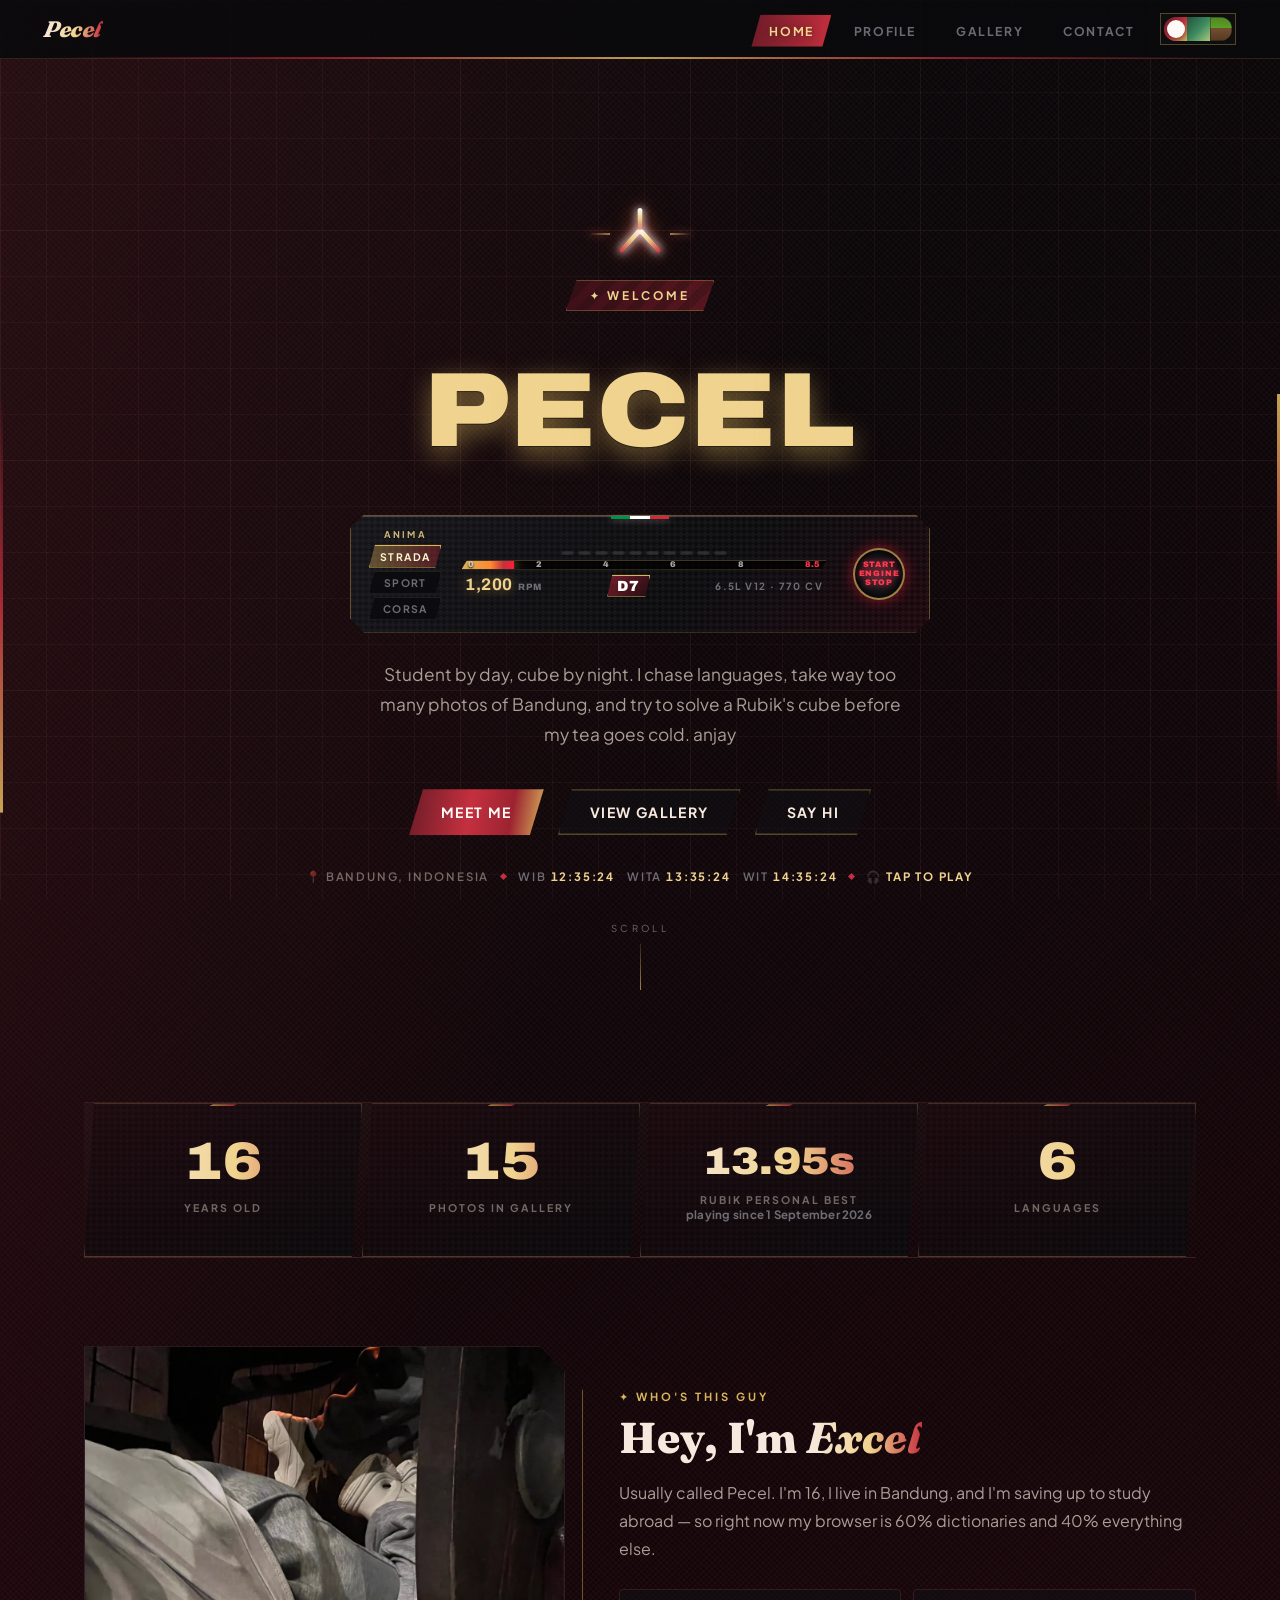
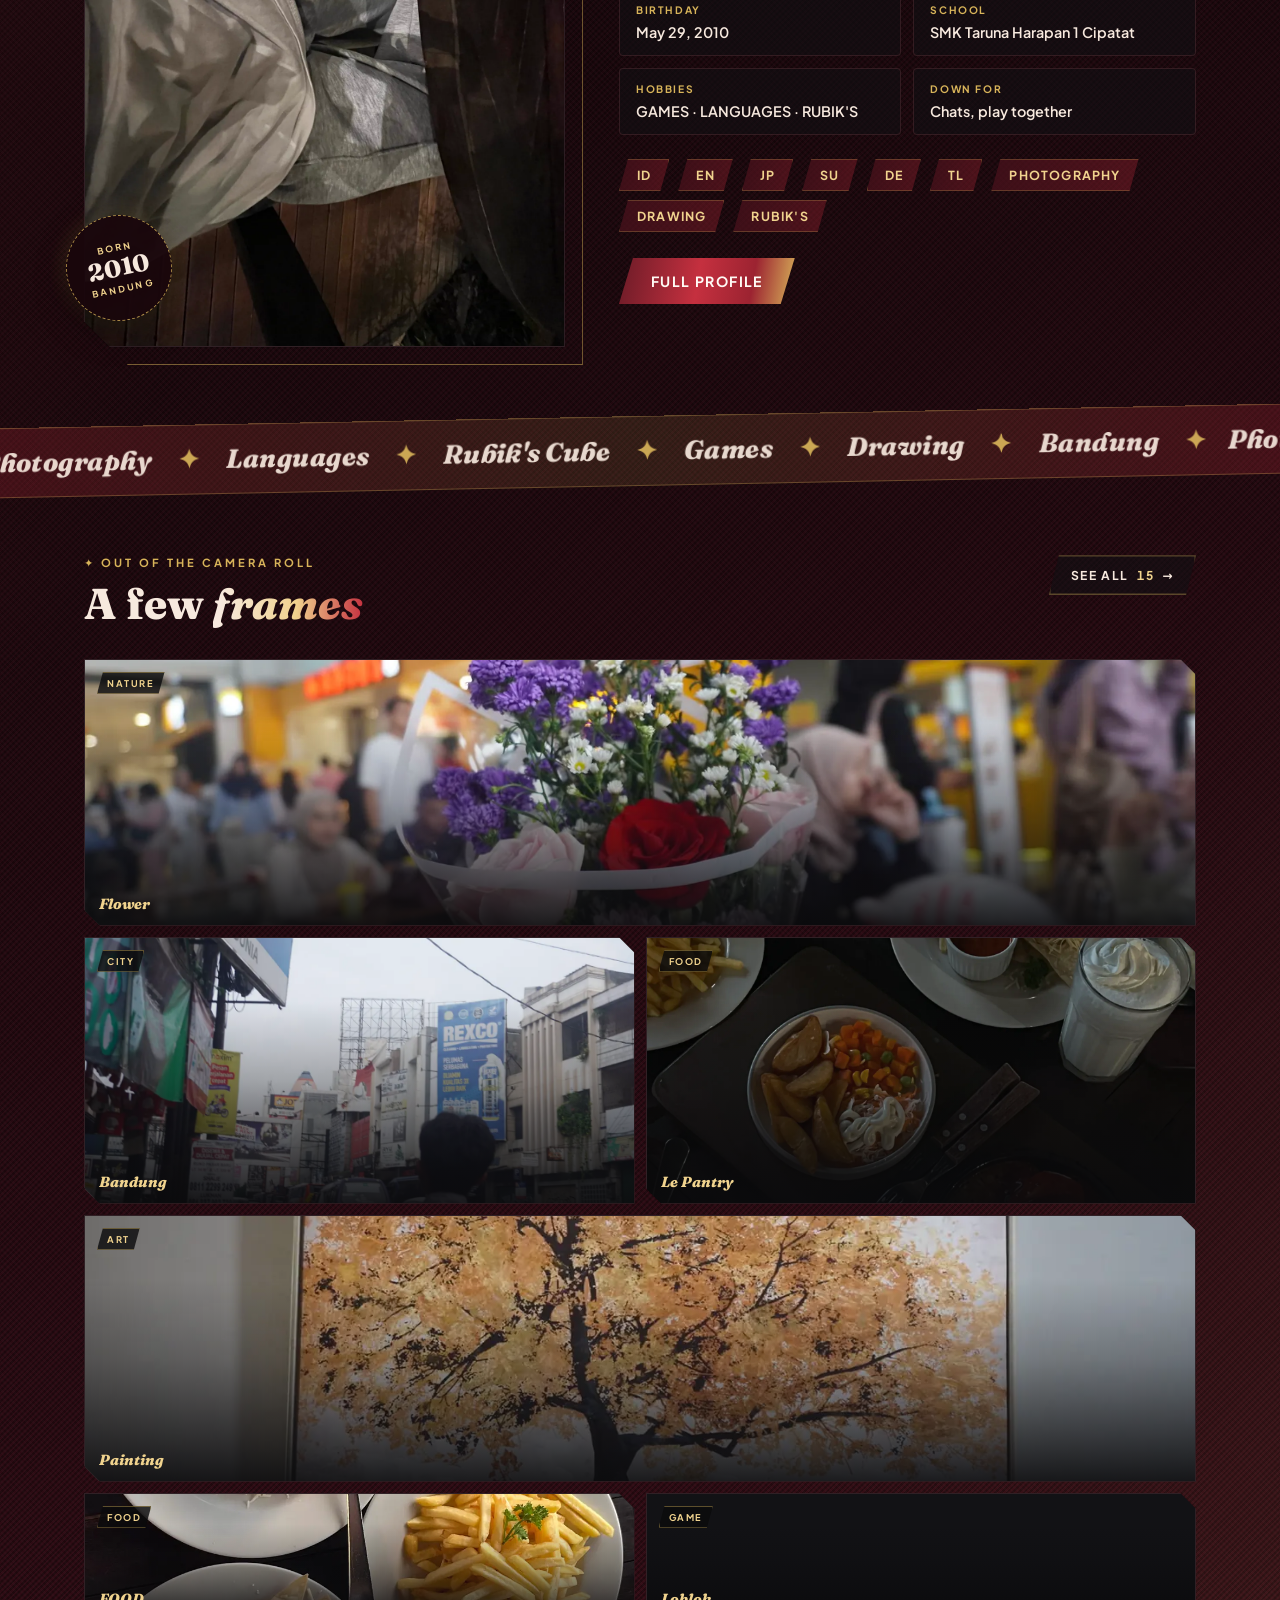
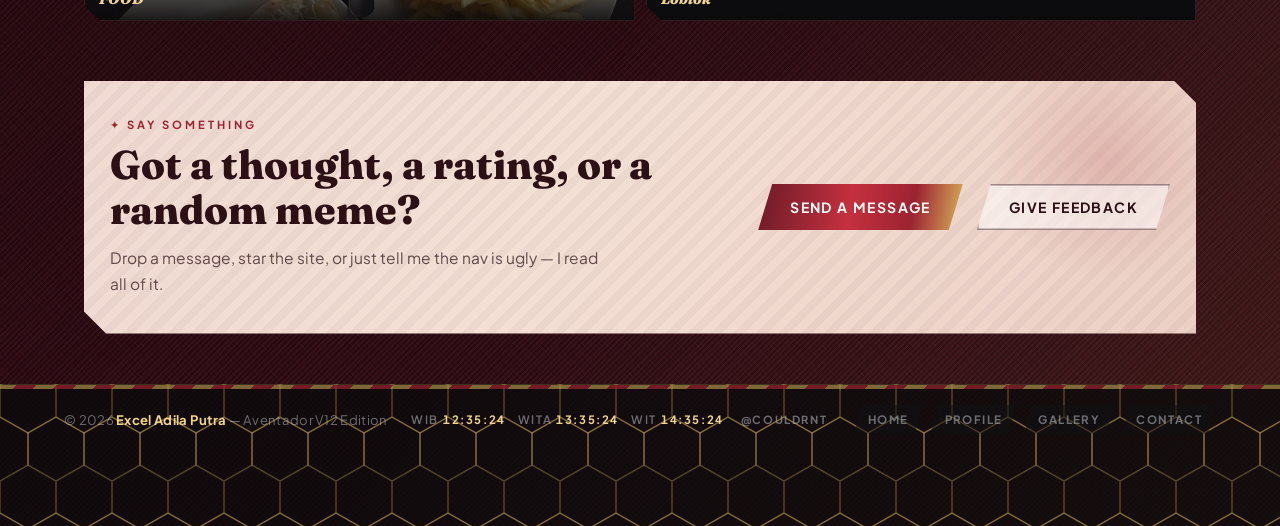
<file: index.html>
<!DOCTYPE html>
<html lang="en">

<head>
  <meta charset="UTF-8">
  <meta name="viewport" content="width=device-width, initial-scale=1.0">
  <title>exyn — Excel Adila Putra</title>
  <meta name="description"
    content="Personal site of Excel Adila Putra (Pecel) — student, photo taker, language nerd and Rubik's cube speedcuber from Bandung, Indonesia.">
  <meta name="theme-color" content="#0a0a0c">
  <meta name="color-scheme" content="dark">
  <meta name="author" content="Excel Adila Putra">
  <link rel="canonical" href="https://pecellc.github.io/esyn/">
  <meta property="og:type" content="website">
  <meta property="og:site_name" content="exyn">
  <meta property="og:url" content="https://pecellc.github.io/esyn/">
  <meta property="og:title" content="exyn — Excel Adila Putra">
  <meta property="og:description"
    content="Student, photo taker, language nerd and Rubik's cube speedcuber from Bandung.">
  <meta property="og:image" content="https://pecellc.github.io/esyn/img/og.jpg">
  <meta property="og:image:width" content="1200">
  <meta property="og:image:height" content="630">
  <meta name="twitter:card" content="summary_large_image">
  <meta name="twitter:title" content="exyn — Excel Adila Putra">
  <meta name="twitter:description"
    content="Student, photo taker, language nerd and Rubik's cube speedcuber from Bandung.">
  <meta name="twitter:image" content="https://pecellc.github.io/esyn/img/og.jpg">
  <link rel="icon"
    href="data:image/svg+xml,%3Csvg xmlns='http://www.w3.org/2000/svg' viewBox='0 0 64 64'%3E%3Crect width='64' height='64' rx='14' fill='%231a070c'/%3E%3Cpath d='M32 10 L52 32 L32 54 L12 32 Z' fill='%23d8b45a'/%3E%3Cpath d='M32 20 L44 32 L32 44 L20 32 Z' fill='%239c2331'/%3E%3C/svg%3E">
  <link rel="manifest" href="manifest.webmanifest">
  <link rel="apple-touch-icon" href="img/icons/apple-touch-icon.png">
  <link rel="preload" href="fonts/files/k3kQo8UDI-1M0wlSfdnoLg.woff2" as="font" type="font/woff2" crossorigin>
  <link rel="preload" href="fonts/files/sA88c7O9yZ4KMCoOg4Ko20yw.woff2" as="font" type="font/woff2" crossorigin>
  <link rel="preconnect" href="https://fonts.googleapis.com">
  <link rel="preconnect" href="https://fonts.gstatic.com" crossorigin>
  <link
    href="https://fonts.googleapis.com/css2?family=Press+Start+2P&family=Silkscreen:wght@400;700&family=VT323&display=swap"
    rel="stylesheet">
  <script>
    document.documentElement.className += ' js';
    (function () {
      // Ringan sejak frame pertama: perangkat lemah / minta animasi dikurangi
      // langsung dapat mode hemat tanpa nunggu JS utama jalan.
      try {
        var el = document.documentElement;
        var mem = typeof navigator.deviceMemory === 'number' ? navigator.deviceMemory : 8;
        var cores = typeof navigator.hardwareConcurrency === 'number' ? navigator.hardwareConcurrency : 8;
        var reduce = window.matchMedia && window.matchMedia('(prefers-reduced-motion: reduce)').matches;
        var slowNet = !!(navigator.connection && /(^|-)2g$/i.test(navigator.connection.effectiveType || ''));
        if (reduce || mem <= 4 || cores <= 4 || slowNet) {
          el.classList.add('perf-lite');
          el.classList.add('perf-reduce');
        }
      } catch (e) { }
    })();
    // Tema dibaca sebelum paint biar nggak ada kedip Aventador -> Matcha -> Minecraft.
    (function () {
      try {
        var t = localStorage.getItem('rv-theme-v1');
        var meta = document.querySelector('meta[name="theme-color"]');
        var scheme = document.querySelector('meta[name="color-scheme"]');
        if (t === 'matcha') {
          document.documentElement.setAttribute('data-theme', 'matcha');
          if (meta) meta.setAttribute('content', '#c9dcb0');
          if (scheme) scheme.setAttribute('content', 'light');
        } else if (t === 'minecraft') {
          document.documentElement.setAttribute('data-theme', 'minecraft');
          if (meta) meta.setAttribute('content', '#629ced');
          if (scheme) scheme.setAttribute('content', 'dark');
        }
      } catch (e) { }
    })();
  </script>
  <link rel="stylesheet" href="css/fonts.css">
  <link rel="stylesheet" href="css/site.css">
  <script src="js/vendor/supabase.min.js" defer></script>
</head>

<body>
  <a class="skip-link" href="#app">Skip to content</a>
  <div class="orb1"></div>
  <div class="orb2"></div>

  <nav>
    <button class="nav-logo" id="nav-logo" type="button" title="Owner login" aria-label="Owner login">Pecel</button>
    <ul class="nav-links">
      <li><a href="#/home" data-nav="home" class="active">Home</a></li>
      <li><a href="#/profil" data-nav="profil">Profile</a></li>
      <li><a href="#/galeri" data-nav="galeri">Gallery</a></li>
      <li><a href="#/kontak" data-nav="kontak">Contact</a></li>
      <li class="nav-indicator" aria-hidden="true"></li>
    </ul>
    <div class="nav-right">
      <button class="theme-switch" id="theme-switch" type="button" role="switch" aria-checked="false"
        aria-label="Theme: Aventador. Switch to Matcha" title="Switch theme: Aventador / Matcha / Minecraft">
        <span class="ts-track" aria-hidden="true">
          <span class="ts-half ts-lambo" title="Aventador"></span>
          <span class="ts-half ts-matcha" title="Matcha"></span>
          <span class="ts-half ts-mc" title="Minecraft"></span>
          <span class="ts-knob"></span>
        </span>
      </button>
      <button type="button" class="nav-burger" id="nav-burger" aria-label="Open menu" aria-expanded="false"
        aria-controls="nav-drawer">
        <span></span><span></span><span></span>
      </button>
    </div>
    <div class="scroll-progress" id="scroll-progress" aria-hidden="true"></div>
  </nav>

  <div class="nav-drawer" id="nav-drawer">
    <div class="drawer-inner">
      <a href="#/home" data-nav="home">Home</a>
      <a href="#/profil" data-nav="profil">Profile</a>
      <a href="#/galeri" data-nav="galeri">Gallery</a>
      <a href="#/kontak" data-nav="kontak">Contact</a>
      <span class="drawer-rule" aria-hidden="true"></span>
      <div class="drawer-meta">
        <span class="drawer-clock clock-zones">
          <span class="cz"><i>WIB</i> <b id="drawer-clock">--:--:--</b></span>
          <span class="cz"><i>WITA</i> <b id="drawer-clock-wita">--:--:--</b></span>
          <span class="cz"><i>WIT</i> <b id="drawer-clock-wit">--:--:--</b></span>
        </span>
        <span class="drawer-loc">📍 Bandung, Indonesia</span>
      </div>
      <div class="drawer-socials">
        <a href="https://www.instagram.com/couldrnt/" target="_blank" rel="noopener" aria-label="Instagram">IG</a>
        <a href="https://www.tiktok.com/@couldrnt" target="_blank" rel="noopener" aria-label="TikTok">TT</a>
        <a href="https://discord.gg/ByZKnH97CA" target="_blank" rel="noopener" aria-label="Discord">DC</a>
      </div>
    </div>
  </div>

  <main id="app">

    <section class="view" data-view="home">
      <div class="hero">
        <div class="y-sign" id="y-sign" role="button" tabindex="0"
          aria-label="Aventador Y-LED signature (Click to flash)" title="Click to flash Aventador Y-LED headlights">
          <i></i><i></i><i></i></div>
        <div class="hero-badge">✦ Welcome</div>
        <h1 class="hero-title" id="hero-title"><span class="accent">pecel</span></h1>
        <!-- ===== MINECRAFT INTERACTIVE HUD & 9-SLOT HOTBAR ===== -->
        <div class="mc-hud-bar" id="mc-hud-bar" role="region" aria-label="Minecraft Health & Hotbar">
          <div class="mc-hud-stats">
            <span class="mc-hearts" id="mc-hearts" role="button" tabindex="0"
              title="Click to take damage! (Health: 20/20)"
              aria-label="Health: 20/20. Click to take damage.">❤❤❤❤❤❤❤❤❤❤</span>
            <div class="mc-xp-track" id="mc-xp-track" role="button" tabindex="0" title="Click to collect XP!"
              aria-label="Experience bar. Click to gain XP.">
              <div class="mc-xp-fill" id="mc-xp-fill"></div>
              <span class="mc-xp-lvl" id="mc-xp-lvl">16</span>
            </div>
            <span class="mc-food" id="mc-food" role="button" tabindex="0" title="Click to eat and heal! (Food: 20/20)"
              aria-label="Hunger bar. Click to eat and heal.">🍗🍗🍗🍗🍗🍗🍗🍗🍗🍗</span>
          </div>
          <!-- Iconic 9-Slot Minecraft Hotbar -->
          <div class="mc-hotbar" id="mc-hotbar" role="toolbar" aria-label="Minecraft Hotbar">
            <button type="button" class="mc-slot active" data-slot="1" data-item="sword"
              title="[1] Diamond Sword (Click to swing!)" aria-label="Slot 1: Diamond Sword">
              <span class="mc-item-icon">🗡️</span>
              <span class="mc-slot-num">1</span>
            </button>
            <button type="button" class="mc-slot" data-slot="2" data-item="pickaxe"
              title="[2] Diamond Pickaxe (Click to mine!)" aria-label="Slot 2: Diamond Pickaxe">
              <span class="mc-item-icon">⛏️</span>
              <span class="mc-slot-num">2</span>
            </button>
            <button type="button" class="mc-slot" data-slot="3" data-item="gapple"
              title="[3] Enchanted Golden Apple (Click to eat!)" aria-label="Slot 3: Golden Apple">
              <span class="mc-item-icon">🍏</span>
              <span class="mc-slot-num">3</span>
            </button>
            <button type="button" class="mc-slot" data-slot="4" data-item="bow" title="[4] Flame Bow (Click to shoot!)"
              aria-label="Slot 4: Flame Bow">
              <span class="mc-item-icon">🏹</span>
              <span class="mc-slot-num">4</span>
            </button>
            <button type="button" class="mc-slot" data-slot="5" data-item="bread" title="[5] Bread (Click to eat!)"
              aria-label="Slot 5: Bread">
              <span class="mc-item-icon">🍞</span>
              <span class="mc-slot-count">64</span>
            </button>
            <button type="button" class="mc-slot" data-slot="6" data-item="totem"
              title="[6] Totem of Undying (Click to activate!)" aria-label="Slot 6: Totem of Undying">
              <span class="mc-item-icon">🪙</span>
              <span class="mc-slot-num">6</span>
            </button>
            <button type="button" class="mc-slot" data-slot="7" data-item="tnt" title="[7] TNT Block (Click to ignite!)"
              aria-label="Slot 7: TNT Block">
              <span class="mc-item-icon">🧨</span>
              <span class="mc-slot-num">7</span>
            </button>
            <button type="button" class="mc-slot" data-slot="8" data-item="potion"
              title="[8] Splash Potion (Click to splash!)" aria-label="Slot 8: Splash Potion">
              <span class="mc-item-icon">🧪</span>
              <span class="mc-slot-num">8</span>
            </button>
            <button type="button" class="mc-slot" data-slot="9" data-item="gem" title="[9] Diamond (Click to drop!)"
              aria-label="Slot 9: Diamond">
              <span class="mc-item-icon">💎</span>
              <span class="mc-slot-count">16</span>
            </button>
          </div>
        </div>
        <!-- ===== AVENTADOR COCKPIT TELEMETRY & V12 START UNIT ===== -->
        <div class="lambo-cockpit-hud" id="lambo-cockpit-hud" aria-label="Lamborghini Aventador Cockpit Telemetry">
          <div class="lambo-hud-inner">
            <!-- ANIMA Drive Mode Switcher -->
            <div class="lambo-mode-bar" role="group" aria-label="Drive Mode Selector">
              <span class="lambo-mode-label">ANIMA</span>
              <button type="button" class="lambo-mode-btn active" id="lambo-mode-strada" data-mode="strada"
                title="Strada (Street Mode)">STRADA</button>
              <button type="button" class="lambo-mode-btn" id="lambo-mode-sport" data-mode="sport"
                title="Sport Mode">SPORT</button>
              <button type="button" class="lambo-mode-btn" id="lambo-mode-corsa" data-mode="corsa"
                title="Corsa (Track Mode)">CORSA</button>
            </div>

            <!-- Tachometer Gauge Cluster -->
            <div class="lambo-tacho-unit" id="lambo-tacho-unit" role="button" tabindex="0"
              aria-label="Aventador Tachometer (Tap to rev throttle)" title="Tap to rev throttle!">
              <div class="lambo-shift-lights" id="lambo-shift-lights" aria-hidden="true">
                <span class="lambo-led g"></span><span class="lambo-led g"></span><span class="lambo-led g"></span><span
                  class="lambo-led g"></span>
                <span class="lambo-led a"></span><span class="lambo-led a"></span><span class="lambo-led a"></span>
                <span class="lambo-led r"></span><span class="lambo-led r"></span><span class="lambo-led r"></span>
              </div>
              <div class="lambo-rev-track">
                <div class="lambo-rev-fill" id="lambo-rev-fill"></div>
                <div class="lambo-rev-ticks" aria-hidden="true">
                  <span>0</span><span>2</span><span>4</span><span>6</span><span>8</span><span class="redline">8.5</span>
                </div>
              </div>
              <div class="lambo-hud-readouts">
                <div class="lambo-rpm-display">
                  <b id="lambo-rpm-val">1,200</b> <small>RPM</small>
                </div>
                <div class="lambo-gear-badge" id="lambo-gear-badge" title="Active Gear">D7</div>
                <div class="lambo-spec-tag">6.5L V12 · 770 CV</div>
              </div>
            </div>

            <!-- Fighter Jet Red Flip Cover START ENGINE Button -->
            <div class="lambo-start-unit" id="lambo-start-unit">
              <button type="button" class="lambo-flip-guard" id="lambo-flip-guard" aria-label="Flip red engine cover"
                title="Click to flip missile switch cover">
                <span class="lambo-guard-stripe"></span>
                <span class="lambo-guard-text">START</span>
              </button>
              <button type="button" class="lambo-ignition-btn" id="lambo-ignition-btn"
                aria-label="Start V12 Supercar Engine" title="Press to start / rev V12 engine">
                <span class="lambo-ign-core">START<br>ENGINE<br>STOP</span>
              </button>
            </div>
          </div>
          <!-- Dual Exhaust Flame Backfire Emitters -->
          <div class="lambo-backfire left" id="lambo-fire-l" aria-hidden="true"></div>
          <div class="lambo-backfire right" id="lambo-fire-r" aria-hidden="true"></div>
        </div>
        <!-- ===== MATCHA TEA CEREMONY & ZEN BAR ===== -->
        <div class="matcha-zen-bar" id="matcha-zen-bar" aria-label="Kyoto Matcha Zen Tea Lounge">
          <div class="matcha-zen-inner">
            <!-- Tea Mood / Brew Style Selector -->
            <div class="matcha-brew-selector" role="group" aria-label="Matcha Brew Style">
              <span class="matcha-brew-label">BREW</span>
              <button type="button" class="matcha-brew-btn active" id="matcha-brew-uji" data-brew="uji"
                title="Ceremonial Uji Matcha">Uji</button>
              <button type="button" class="matcha-brew-btn" id="matcha-brew-latte" data-brew="latte"
                title="Creamy Oat Matcha Latte">Latte</button>
              <button type="button" class="matcha-brew-btn" id="matcha-brew-genmai" data-brew="genmai"
                title="Toasted Genmaicha">Genmai</button>
            </div>

            <!-- Steaming Ceramic Chawan Tea Bowl -->
            <div class="matcha-bowl-unit" id="matcha-bowl-unit" role="button" tabindex="0"
              aria-label="Whisk Steaming Matcha Bowl" title="Tap to whisk matcha froth!">
              <div class="matcha-steam-wrap" aria-hidden="true">
                <span class="matcha-steam s1"></span>
                <span class="matcha-steam s2"></span>
                <span class="matcha-steam s3"></span>
              </div>
              <div class="matcha-chawan">
                <div class="matcha-froth" id="matcha-froth">
                  <span class="matcha-bubble b1"></span>
                  <span class="matcha-bubble b2"></span>
                  <span class="matcha-bubble b3"></span>
                  <span class="matcha-leaf-art">🍃</span>
                </div>
              </div>
            </div>

            <!-- Zen Wisdom & Status -->
            <div class="matcha-zen-info">
              <div class="matcha-zen-title">
                <b id="matcha-status-title">Ceremonial Uji</b>
                <span class="matcha-temp-badge">80°C · Freshly Whisked</span>
              </div>
              <p class="matcha-zen-quote" id="matcha-zen-quote">"Peace in every sip, calm in every breath."</p>
            </div>

            <!-- Whisk Tea Button -->
            <button type="button" class="matcha-whisk-btn" id="matcha-whisk-btn" aria-label="Whisk Fresh Matcha"
              title="Click to whisk fresh matcha foam!">
              <span class="matcha-whisk-icon" aria-hidden="true">🍵</span>
              <span>Whisk</span>
            </button>
          </div>
        </div>
        <p class="hero-desc" data-edit="home.hero-desc">
          Student by day, cube by night. I chase languages, take way too many photos
          of Bandung, and try to solve a Rubik's cube before my tea goes cold. anjay
        </p>
        <div class="hero-btns">
          <a href="#/profil" class="btn-primary" id="meet-me-btn">Meet Me</a>
          <a href="#/galeri" class="btn-outline">View Gallery</a>
          <a href="#/kontak" class="btn-outline">Say Hi</a>
        </div>
        <div class="hero-meta">
          <span>📍 Bandung, Indonesia</span>
          <i class="hm-dot" aria-hidden="true"></i>
          <span class="hero-clocks clock-zones">
            <span class="cz"><i>WIB</i> <b id="hero-clock">--:--:--</b></span>
            <span class="cz"><i>WITA</i> <b id="hero-clock-wita">--:--:--</b></span>
            <span class="cz"><i>WIT</i> <b id="hero-clock-wit">--:--:--</b></span>
          </span>
          <i class="hm-dot" aria-hidden="true"></i>
          <span>🎧 <b id="hero-track">tap to play</b></span>
        </div>
        <button type="button" class="scroll-cue" id="scroll-cue" data-scroll-to="#home-stats" aria-label="Scroll down">
          <span class="scroll-cue-txt">scroll</span>
          <span class="scroll-cue-line" aria-hidden="true"></span>
        </button>
      </div>

      <div class="home-block stats-block" id="home-stats">
        <div class="stats-grid">
          <div class="stat" data-reveal>
            <div class="stat-num" data-count-birth="2010-05-29">16</div>
            <div class="stat-label">Years old</div>
          </div>
          <div class="stat" data-reveal>
            <div class="stat-num" data-count-gallery>15</div>
            <div class="stat-label">Photos in gallery</div>
          </div>
          <div class="stat" data-reveal>
            <div class="stat-num stat-words">13.95s</div>
            <div class="stat-label">Rubik personal best <br>
              <span class="stat-note">playing since 1 September 2026</span>
            </div>
          </div>
          <div class="stat" data-reveal>
            <div class="stat-num" data-count="6">6</div>
            <div class="stat-label">Languages</div>
          </div>
        </div>
      </div>

      <div class="home-block about-block">
        <div class="about-media" data-reveal="left">
          <div class="about-frame">
            <img src="img/me-duduk.webp" alt="Excel sitting at a cafe" class="about-img" width="1200" height="1600"
              loading="lazy" decoding="async">
          </div>
          <div class="about-stamp" aria-hidden="true">
            <span>BORN</span><b>2010</b><span>BANDUNG</span>
          </div>
        </div>
        <div class="about-copy" data-reveal="right">
          <div class="sec-eyebrow">✦ Who's this guy</div>
          <h2 class="sec-title">Hey, I'm <span>Excel</span></h2>
          <p class="sec-lead" data-edit="home.about-lead">
            Usually called Pecel. I'm 16, I live in Bandung, and I'm saving up to study abroad —
            so right now my browser is 60% dictionaries and 40% everything else.
          </p>
          <div class="about-facts">
            <div class="fact"><i>Birthday</i><b>May 29, 2010</b></div>
            <div class="fact"><i>School</i><b>SMK Taruna Harapan 1 Cipatat</b></div>
            <div class="fact"><i>Hobbies</i><b>GAMES · LANGUAGES · RUBIK'S</b></div>
            <div class="fact"><i>Down for</i><b data-edit="home.down-for">Chats, play together</b></div>
          </div>
          <div class="skill-tags">
            <span class="skill-tag" title="Indonesian">ID</span>
            <span class="skill-tag" title="English">EN</span>
            <span class="skill-tag" title="Japanese">JP</span>
            <span class="skill-tag" title="Sundanese">SU</span>
            <span class="skill-tag" title="German">DE</span>
            <span class="skill-tag" title="Tagalog">TL</span>
            <span class="skill-tag">Photography</span>
            <span class="skill-tag">Drawing</span>
            <span class="skill-tag">Rubik's</span>
          </div>
          <div class="about-actions">
            <a class="btn-primary" href="#/profil">Full profile</a>
          </div>
        </div>
      </div>

      <div class="marquee" aria-hidden="true">
        <div class="marquee-track" id="marquee-track">
          <span>Photography <i>✦</i> Languages <i>✦</i> Rubik's Cube <i>✦</i> Games <i>✦</i> Drawing <i>✦</i> Bandung
            <i>✦</i> </span>
          <span>Photography <i>✦</i> Languages <i>✦</i> Rubik's Cube <i>✦</i> Games <i>✦</i> Drawing <i>✦</i> Bandung
            <i>✦</i> </span>
        </div>
      </div>

      <div class="home-block shots-block">
        <div class="sec-head" data-reveal>
          <div>
            <div class="sec-eyebrow">✦ Out of the camera roll</div>
            <h2 class="sec-title">A few <span>frames</span></h2>
          </div>
          <a class="btn-ghost" href="#/galeri">See all <b id="shots-count">15</b> →</a>
        </div>
        <div class="shots-grid" id="home-shots"></div>
      </div>

      <div class="cta-band" data-reveal>
        <div class="cta-inner">
          <div class="cta-text">
            <div class="sec-eyebrow sec-eyebrow-dark">✦ Say something</div>
            <h2 class="cta-title">Got a thought, a rating, or a random meme?</h2>
            <p data-edit="home.cta-text">Drop a message, star the site, or just tell me the nav is ugly — I read all of
              it.</p>
          </div>
          <div class="cta-actions">
            <a class="btn-primary" href="#/kontak">Send a message</a>
            <button type="button" class="btn-outline cta-outline" id="cta-feedback">Give feedback</button>
          </div>
        </div>
      </div>

    </section>

    <section class="view" data-view="profil">
      <div class="profile-wrap">
        <div class="profile-card" data-reveal="pop">
          <div class="avatar-side" data-reveal="left">
            <div class="avatar-frame">
              <img src="img/me-mirror.webp" alt="Profile photo of Excel" id="avatar-img" width="1600" height="900"
                loading="lazy" decoding="async">
            </div>
            <div class="avatar-name">Excel</div>
            <div class="avatar-role">Student · Creator</div>
            <button type="button" class="btn-primary hobby-btn" onclick="location.hash='#/hobi'">📖 Hobby Page</button>
            <div class="social-row">
              <a class="ig-btn" href="https://www.instagram.com/couldrnt/" target="_blank" rel="noopener"
                aria-label="Instagram @couldrnt">
                <svg viewBox="0 0 24 24" fill="none" stroke="currentColor" stroke-width="2" stroke-linecap="round">
                  <rect x="3" y="3" width="18" height="18" rx="5.5" />
                  <circle cx="12" cy="12" r="4.2" />
                  <circle cx="17.2" cy="6.8" r="1.3" fill="currentColor" stroke="none" />
                </svg>
              </a>
              <a class="ig-btn tt-btn" href="https://www.tiktok.com/@couldrnt" target="_blank" rel="noopener"
                aria-label="TikTok @couldrnt">
                <svg viewBox="0 0 24 24" fill="currentColor">
                  <path
                    d="M12.53.02C13.84 0 15.14.01 16.44 0c.08 1.53.63 3.09 1.75 4.17 1.12 1.11 2.7 1.62 4.24 1.79v4.03c-1.44-.05-2.89-.35-4.2-.97-.57-.26-1.1-.59-1.62-.93-.01 2.92.01 5.84-.02 8.75-.08 1.4-.54 2.79-1.35 3.94-1.31 1.92-3.58 3.17-5.91 3.21-1.43.08-2.86-.31-4.08-1.03-2.02-1.19-3.44-3.37-3.65-5.71-.02-.5-.03-1-.01-1.49.18-1.9 1.12-3.72 2.58-4.96 1.66-1.44 3.98-2.13 6.15-1.72.02 1.48-.04 2.96-.04 4.44-.99-.32-2.15-.23-3.02.37-.63.41-1.11 1.04-1.36 1.75-.21.51-.15 1.07-.14 1.61.24 1.64 1.82 3.02 3.5 2.87 1.12-.01 2.19-.66 2.77-1.61.19-.33.4-.67.41-1.06.1-1.79.06-3.57.07-5.36.01-4.03-.01-8.05.02-12.07z" />
                </svg>
              </a>
              <a class="ig-btn dc-btn" href="https://discord.gg/ByZKnH97CA" target="_blank" rel="noopener"
                aria-label="Discord">
                <svg viewBox="0 0 24 24" fill="currentColor">
                  <path
                    d="M20.317 4.369a19.79 19.79 0 0 0-4.885-1.515.074.074 0 0 0-.079.037c-.21.375-.444.864-.608 1.25a18.27 18.27 0 0 0-5.487 0 12.64 12.64 0 0 0-.617-1.25.077.077 0 0 0-.079-.037A19.736 19.736 0 0 0 3.677 4.37a.07.07 0 0 0-.032.027C.533 9.046-.32 13.58.099 18.057a.082.082 0 0 0 .031.057 19.9 19.9 0 0 0 5.993 3.03.078.078 0 0 0 .084-.028c.462-.63.874-1.295 1.226-1.994a.076.076 0 0 0-.041-.106 13.107 13.107 0 0 1-1.872-.892.077.077 0 0 1-.008-.128c.126-.094.252-.192.372-.291a.074.074 0 0 1 .077-.01c3.928 1.793 8.18 1.793 12.062 0a.074.074 0 0 1 .078.009c.12.099.246.198.373.292a.077.077 0 0 1-.006.127 12.299 12.299 0 0 1-1.873.892.077.077 0 0 0-.041.107c.36.698.772 1.362 1.225 1.993a.076.076 0 0 0 .084.028 19.839 19.839 0 0 0 6.002-3.03.077.077 0 0 0 .032-.054c.5-5.177-.838-9.674-3.549-13.66a.061.061 0 0 0-.031-.03zM8.02 15.331c-1.183 0-2.157-1.085-2.157-2.419 0-1.333.955-2.419 2.157-2.419 1.21 0 2.176 1.096 2.157 2.42 0 1.333-.956 2.418-2.157 2.418zm7.975 0c-1.183 0-2.157-1.085-2.157-2.419 0-1.333.955-2.419 2.157-2.419 1.21 0 2.176 1.096 2.157 2.42 0 1.333-.946 2.418-2.157 2.418z" />
                </svg>
              </a>
            </div>
          </div>

          <div class="info-side" data-reveal="right">
            <div class="page-badge">✦ Profile Page</div>
            <h1>Hello, I'm <span>Excel Adila Putra</span></h1>

            <p class="bio-text" data-edit="profil.bio">
              My name is Excel, usually called Pecel. I'm passionate about learning languages
              with the dream of studying abroad.
            </p>

            <div class="biodata-grid">
              <div class="bio-item">
                <div class="bio-label">Full Name</div>
                <div class="bio-value">Excel Adila Putra</div>
              </div>
              <div class="bio-item">
                <div class="bio-label">Date of Birth</div>
                <div class="bio-value">May 29, 2010</div>
              </div>
              <div class="bio-item">
                <div class="bio-label">From</div>
                <div class="bio-value">Bandung, Indonesia</div>
              </div>
              <div class="bio-item">
                <div class="bio-label">School</div>
                <div class="bio-value">SMK Taruna Harapan 1 Cipatat</div>
              </div>
              <div class="bio-item">
                <div class="bio-label">Hobbies</div>
                <div class="bio-value">Playing games, learning languages, Rubik's cube</div>
              </div>
            </div>

            <div class="skill-title">Skills &amp; Interests</div>
            <div class="skill-tags">
              <span class="skill-tag" title="Indonesian">ID</span>
              <span class="skill-tag" title="English">EN</span>
              <span class="skill-tag" title="Japanese">JP</span>
              <span class="skill-tag" title="Sundanese">SU</span>
              <span class="skill-tag" title="German">DE</span>
              <span class="skill-tag" title="Tagalog">TL</span>
              <span class="skill-tag">Photography</span>
              <span class="skill-tag">Drawing</span>
              <span class="skill-tag">Rubik's</span>
            </div>
          </div>
        </div>
      </div>
    </section>

    <section class="view" data-view="hobi">
      <div class="page-header" data-reveal>
        <div class="page-badge">✦ Hobby Page</div>
        <h1>Rubik's <span>Cube</span></h1>
        <p data-edit="hobi.sub">Training patience, speed, and consistency every single day</p>
      </div>

      <div class="hobby-wrap">
        <div class="hobby-info">
          <div class="info-chip" data-reveal>
            <div class="info-chip-icon">⏱</div>
            <div>
              <div class="info-chip-label">PR (Personal Record)</div>
              <div class="info-chip-val">13.95s</div>
            </div>
          </div>
          <div class="info-chip" data-reveal>
            <div class="info-chip-icon">📅</div>
            <div>
              <div class="info-chip-label">Started Rubik</div>
              <div class="info-chip-val">September 1, 2026</div>
            </div>
          </div>
        </div>

        <div class="video-row">
          <a class="watch-ig-card" data-reveal href="https://www.instagram.com/reel/Dd_p_9NsHKI/" target="_blank"
            rel="noopener" aria-label="Watch my Rubik's video on Instagram">
            <span class="watch-ig-icon" aria-hidden="true">▶</span>
            <span class="watch-ig-text">
              <b>Watch my solves on Instagram</b>
              <small>Video rubik ada di @couldrnt — klik buat buka</small>
            </span>
            <span class="watch-ig-arrow" aria-hidden="true">↗</span>
          </a>

          <div class="video-side">
            <button type="button" class="lock-btn" id="lock-btn" title="Hidden page"
              aria-label="Hidden page">🔒</button>
            <span class="lock-label" id="lock-label">Secret</span>
          </div>
        </div>

        <div class="timer-card" data-reveal>
          <div class="timer-head">
            <div class="sec-eyebrow">✦ Race the cube</div>
            <h3 class="timer-title">Time a solve</h3>
            <p class="timer-sub">Hold <kbd>Space</kbd> until it turns green, then release to start —
              press <kbd>Space</kbd> again to stop. Your last few solves stay on this device.</p>
          </div>

          <div class="scramble">
            <div class="scramble-head">
              <span class="scramble-label">✦ Scramble</span>
              <div class="scramble-actions">
                <button class="scramble-btn" id="rb-scramble-new" type="button"
                  title="Reset / generate a new scramble">↻ Reset</button>
                <button class="scramble-btn" id="rb-scramble-copy" type="button" title="Copy scramble">⧉ Copy</button>
              </div>
            </div>
            <button class="scramble-text" id="rb-scramble" type="button" title="Click to copy the scramble">…</button>
          </div>

          <div class="timer-player">
            <label class="tp-label" for="rb-name">Playing as</label>
            <input class="tp-input" id="rb-name" type="text" maxlength="20" placeholder="type your name first"
              autocomplete="off" spellcheck="false" aria-describedby="rb-name-hint">
            <button class="tp-btn" id="rb-name-save" type="button">Set</button>
            <span class="tp-hint" id="rb-name-hint">Name is required — your personal best goes to the public
              leaderboard.</span>
          </div>

          <div class="timer-main">
            <div class="timer-display" id="rb-time">0.00</div>
            <button class="timer-btn" id="rb-btn" type="button">START</button>
          </div>

          <div class="timer-stats" aria-live="polite">
            <div class="ts"><i>Best</i><b id="rb-best">—</b></div>
            <div class="ts"><i>Worst</i><b id="rb-worst">—</b></div>
            <div class="ts"><i>Mean</i><b id="rb-mean">—</b></div>
            <div class="ts"><i>Ao5</i><b id="rb-ao5">—</b></div>
            <div class="ts"><i>Ao12</i><b id="rb-ao12">—</b></div>
            <div class="ts"><i>Ao100</i><b id="rb-ao100">—</b></div>
            <div class="ts"><i>Solves</i><b id="rb-count">0</b></div>
          </div>

          <div class="rb-chart-box">
            <div class="rb-chart-head"><span>Last 40 solves</span><span class="stat-note">lower is better</span></div>
            <canvas id="rb-chart" height="96" aria-label="Chart of your recent solve times" role="img"></canvas>
          </div>

          <ul class="timer-sessions" id="rb-sessions">
            <li class="timer-empty">no solves yet — go warm up your hands</li>
          </ul>
          <button class="timer-clear" id="rb-clear" type="button" hidden>clear history</button>
          <p class="stat-note">Ao5 / Ao12 / Ao100 drop the fastest and slowest solve in each window. Times are saved
            on this device only; your best run goes to the public leaderboard.</p>
        </div>

        <div class="lb-card" data-reveal>
          <div class="lb-head">
            <div>
              <div class="sec-eyebrow">✦ Public leaderboard</div>
              <h3 class="lb-title">Time to beat <b id="lb-beat">13.95s</b></h3>
            </div>
            <span class="lb-status" id="lb-status">loading…</span>
          </div>
          <ol class="lb-list" id="lb-list">
            <li class="lb-empty">Fetching times…</li>
          </ol>
          <p class="lb-note">Only your personal best counts. Top 10 runs also show the scramble that was used. Set a
            name above before you start — anyone can see the board.</p>
        </div>
      </div>
    </section>

    <section class="view" data-view="galeri">
      <div class="page-header" data-reveal>
        <div class="page-badge">✦ Photo Collection</div>
        <h1>Photo <span>Gallery</span></h1>
        <p>Random moments I captured along the way</p>
      </div>

      <div class="gallery-wrap">
        <div class="gallery-toolbar" data-reveal>
          <div class="gallery-filters" id="gallery-filters" role="group" aria-label="Filter photos"></div>
          <button class="btn-outline photo-add" id="gallery-add-photo" data-owner-only type="button">＋ Add
            photo</button>
        </div>
        <div class="gallery-grid" id="gallery-grid"></div>
        <p class="gallery-empty" id="gallery-empty" hidden>Nothing in that pile yet — try another filter.</p>
      </div>
    </section>

    <section class="view" data-view="kontak">
      <div class="page-header" data-reveal>
        <div class="page-badge">✦ Contact Me</div>
        <h1>Send a <span>Message</span></h1>
        <p>I'd love to hear your feedback</p>
      </div>

      <div class="contact-wrap">
        <div class="contact-info">
          <div data-reveal>
            <div class="contact-info-title">Let's Get to <span>Know Each Other</span></div>
            <p class="contact-info-text" data-edit="kontak.intro">
              Got a question or just want to reach out?
              Don't hesitate to send me a message.
            </p>
          </div>

          <div class="contact-item" data-reveal>
            <img src="img/email.webp" class="contact-icon" alt="" width="348" height="350" loading="lazy"
              decoding="async">
            <div>
              <div class="contact-item-label">Messages</div>
              <div class="contact-item-val">Use the form on this page</div>
            </div>
          </div>

          <div class="contact-item" data-reveal>
            <div class="contact-icon">📍</div>
            <div>
              <div class="contact-item-label">Location</div>
              <div class="contact-item-val">Bandung, Indonesia</div>
            </div>
          </div>

          <div class="contact-item" data-reveal>
            <img src="img/wasap.webp" class="contact-icon" alt="" width="736" height="736" loading="lazy"
              decoding="async">
            <div>
              <div class="contact-item-label">WhatsApp</div>
              <div class="contact-item-val">+62 895 3299 06073</div>
            </div>
            <button type="button" class="contact-copy" data-copy="+62 895 3299 06073"
              aria-label="Copy WhatsApp number">copy</button>
          </div>

          <div class="contact-item" data-reveal>
            <div class="contact-icon">🕐</div>
            <div>
              <div class="contact-item-label">Active Hours</div>
              <div class="contact-item-val">24/7</div>
            </div>
          </div>
        </div>

        <div class="contact-form-card" data-reveal>
          <div class="form-title">Contact Form</div>

          <form id="contact-form" novalidate>
            <div class="form-group">
              <label for="nama">Name <span aria-hidden="true">*</span></label>
              <input type="text" id="nama" name="name" placeholder="Your name" maxlength="80" autocomplete="name"
                required>
            </div>

            <div class="form-group">
              <label for="pesan">Message <span aria-hidden="true">*</span></label>
              <textarea id="pesan" name="message" rows="5" placeholder="Write your message here..." maxlength="2000"
                required></textarea>
            </div>

            <input type="text" id="hp-website" class="hp-field" tabindex="-1" autocomplete="off" aria-hidden="true"
              aria-label="Leave this field empty">

            <button type="submit" class="btn-primary btn-submit">
              <span class="btn-text">Send Message</span>
            </button>
            <p class="form-note">Messages land straight in the owner inbox.</p>
          </form>

          <div class="success-msg" id="success-msg">
            <div class="success-icon">🎉</div>
            <h3>Message Sent!</h3>
            <p>Thank you for reaching out to me.</p>
            <button type="button" class="btn-outline" id="send-again">Send Again</button>
          </div>

          <div class="rating-card">
            <div class="rating-title">Rate This Site</div>

            <div class="rating-stars" id="rating-stars" role="radiogroup" aria-label="Site rating">
              <button type="button" class="star-btn" data-score="1" aria-label="1 star">&#9733;</button>
              <button type="button" class="star-btn" data-score="2" aria-label="2 stars">&#9733;</button>
              <button type="button" class="star-btn" data-score="3" aria-label="3 stars">&#9733;</button>
              <button type="button" class="star-btn" data-score="4" aria-label="4 stars">&#9733;</button>
              <button type="button" class="star-btn" data-score="5" aria-label="5 stars">&#9733;</button>
            </div>

            <div class="rating-status" id="rating-status">Loading rating...</div>

            <div class="rating-overall">
              <div class="rating-avg" id="rating-avg">-</div>
              <div>
                <div class="rating-bar">
                  <span>&#9733;&#9733;&#9733;&#9733;&#9733;</span>
                  <span class="rating-bar-fill" id="rating-bar-fill">&#9733;&#9733;&#9733;&#9733;&#9733;</span>
                </div>
                <div class="rating-count" id="rating-count">0 votes</div>
              </div>
            </div>

            <button type="button" class="fb-placeholder" id="fb-open">give me feedback</button>
          </div>
        </div>
      </div>
    </section>

    <section class="view" data-view="zx7k9q">
      <div class="page-header">
        <div class="page-badge">✦ You Got The Access!</div>
        <h1>Friend <span>Page</span></h1>
        <p data-edit="secret.sub">(TTS)</p>
      </div>

      <div class="secret-wrap">
        <div class="secret-hero">
          <div class="secret-hero-ring">
            <div class="secret-ring-glow"></div>
            <div class="secret-ring-glow g2"></div>
            <div class="secret-ring-gems" aria-hidden="true"><span></span><span></span><span></span></div>
            <div class="photo-ph" id="secret-hero-ph">
              <span class="ph-num">★</span>
              special photo
            </div>
            <img id="secret-photo-1" alt="Special photo" hidden
              src="[data-uri]">
            <button type="button" id="secret-hero-star" class="photo-star hero-star" hidden aria-pressed="false"
              title="Make this the special photo" aria-label="Make this the special photo">★</button>
          </div>
          <div class="secret-hero-caption" id="secret-hero-caption">
            <span id="secret-hero-title" data-edit="secret.hero-title">Special Photo</span>
            <small id="secret-hero-sub" data-edit="secret.hero-sub">unlock to view</small>
          </div>
        </div>

        <div class="secret-grid" id="secret-grid"></div>

        <div class="secret-actions">
          <button class="btn-outline photo-add" id="secret-add-photo" data-owner-only type="button">＋ Add photo</button>
          <button type="button" class="btn-outline" id="relock-btn">🔒 Lock Again &amp; Exit</button>
        </div>
      </div>
    </section>

  </main>

  <footer>
    <p>© 2026 <b>Excel Adila Putra</b> — <span id="footer-edition">Red Velvet Edition</span></p>
    <div class="footer-mid">
      <span class="footer-clock clock-zones">
        <span class="cz"><i>WIB</i> <b id="footer-clock">--:--:--</b></span>
        <span class="cz"><i>WITA</i> <b id="footer-clock-wita">--:--:--</b></span>
        <span class="cz"><i>WIT</i> <b id="footer-clock-wit">--:--:--</b></span>
      </span>
      <a class="footer-ig" href="https://www.instagram.com/couldrnt/" target="_blank" rel="noopener">@couldrnt</a>
    </div>
    <div class="footer-links">
      <a href="#/home">Home</a>
      <a href="#/profil">Profile</a>
      <a href="#/galeri">Gallery</a>
      <a href="#/kontak">Contact</a>
    </div>
  </footer>

  <button type="button" class="to-top" id="to-top" aria-label="Back to top">↑</button>
  <div class="toast" id="toast" role="status" aria-live="polite"></div>

  <aside class="rate-pop" id="rate-pop" role="dialog" aria-labelledby="rate-pop-title" inert>
    <button class="rate-pop-close" id="rate-pop-close" type="button" aria-label="Close rating">×</button>
    <div class="rate-pop-badge">✦ Quick rating</div>
    <h3 class="rate-pop-title" id="rate-pop-title">Enjoying the site?</h3>
    <p class="rate-pop-sub">Tap a star — it takes two seconds and helps a lot.</p>
    <div class="rate-pop-stars" id="rate-pop-stars" role="radiogroup" aria-label="Rate this site">
      <button type="button" class="star-btn" data-score="1" aria-label="1 star">&#9733;</button>
      <button type="button" class="star-btn" data-score="2" aria-label="2 stars">&#9733;</button>
      <button type="button" class="star-btn" data-score="3" aria-label="3 stars">&#9733;</button>
      <button type="button" class="star-btn" data-score="4" aria-label="4 stars">&#9733;</button>
      <button type="button" class="star-btn" data-score="5" aria-label="5 stars">&#9733;</button>
    </div>
    <div class="rate-pop-status" id="rate-pop-status">Tap a star to rate</div>
    <div class="rate-pop-meta">
      <b id="rate-pop-avg">–</b>
      <span id="rate-pop-count">0 votes</span>
    </div>
    <button class="rate-pop-fb" id="rate-pop-fb" type="button">Send feedback instead</button>
  </aside>

  <aside class="rate-pop theme-pop" id="theme-pop" role="dialog" aria-labelledby="theme-pop-title" inert>
    <button class="rate-pop-close" id="theme-pop-close" type="button" aria-label="Close theme tip">×</button>
    <div class="rate-pop-badge">✦ Theme tip</div>
    <h3 class="rate-pop-title" id="theme-pop-title">Three flavors, one site</h3>
    <p class="rate-pop-sub">Aventador keeps it dark. Matcha goes leafy green. Minecraft turns the site into 8-bit blocks
      &amp; stone buttons! Switch anytime
      from the little pill in the nav.</p>
    <button class="theme-pop-cta" id="theme-pop-cta" type="button">Try Matcha theme</button>
    <button class="theme-pop-later" id="theme-pop-later" type="button">Maybe later</button>
  </aside>

  <section class="edit-bar" id="edit-bar" aria-label="Page text editor">
    <span class="edit-bar-txt">✎ Editing page text</span>
    <button class="edit-save" id="edit-save" type="button">Save</button>
    <button class="edit-cancel" id="edit-cancel" type="button">Cancel</button>
  </section>

  <div class="mp" id="mp" style="display: none !important;" hidden aria-hidden="true">
    <audio id="bg-audio" loop preload="none"></audio>
    <div class="mp-main">
      <button type="button" class="mp-play" id="mp-play" aria-label="Play or pause">▶</button>
      <div class="mp-meta">
        <div class="mp-title" id="mp-title">Don't</div>
        <div class="mp-sub">
          <span class="mp-eq"><span></span><span></span><span></span></span>
          <span id="mp-sub-text">Tap to play</span>
        </div>
      </div>
      <div class="mp-vol">
        <button type="button" class="mp-mini" id="mp-prev" aria-label="Previous track">⏮</button>
        <button type="button" class="mp-mini" id="mp-next" aria-label="Next track">⏭</button>
        <span class="mp-vol-icon" id="mp-vol-icon" title="Mute">🔊</span>
        <input type="range" id="mp-volume" min="0" max="1" step="0.01" value="0.8" aria-label="Volume">
      </div>
      <button type="button" class="mp-mini" id="mp-list-btn" aria-label="Track list">☰</button>
      <button type="button" class="mp-mini mp-fold" id="mp-fold" aria-label="Collapse player">&#9662;</button>
    </div>
    <div class="mp-seek">
      <span class="mp-time" id="mp-time" title="Click to restart">0:00</span>
      <input type="range" class="range-progress" id="mp-progress" min="0" max="1000" step="1" value="0"
        aria-label="Seek">
      <span class="mp-time" id="mp-dur">0:00</span>
    </div>
    <ul class="mp-list" id="mp-list" hidden></ul>
  </div>

  <div class="pw-overlay" id="pw-overlay">
    <div class="pw-card" role="dialog" aria-modal="true" aria-labelledby="pw-title">
      <div class="pw-lock-badge">🔐</div>
      <h3 id="pw-title">Safe page</h3>
      <p>secret photo collection of a "FRIEND"?.</p>
      <input type="password" id="pw-input" class="pw-input" placeholder="Password" autocomplete="current-password"
        maxlength="72" aria-label="Secret page password">
      <div class="pw-error" id="pw-error">Wrong password! Returning to the home page...</div>
      <div class="pw-actions">
        <button type="button" class="btn-outline" id="pw-cancel">Cancel</button>
        <button type="button" class="btn-primary" id="pw-submit">Unlock</button>
      </div>
    </div>
  </div>

  <div class="pw-overlay" id="own-overlay">
    <div class="pw-card own-card" role="dialog" aria-modal="true" aria-labelledby="own-heading">
      <div class="pw-lock-badge" id="own-badge">🔑</div>
      <h3 id="own-heading">Owner Login</h3>
      <p id="own-subheading">Sign in as owner to edit rating &amp; feedback data</p>

      <div id="own-login">
        <p class="own-hint">Enter the owner password. It is checked by Supabase, never stored in this page.</p>
        <form id="own-login-form">
          <label class="own-field-label" for="own-pass">Password</label>
          <input type="password" id="own-pass" class="pw-input own-pass-input" autocomplete="current-password"
            maxlength="72" minlength="6" required>
          <div class="pw-actions">
            <button type="button" class="btn-outline" id="own-cancel">Cancel</button>
            <button type="submit" class="btn-primary" id="own-login-btn">Login</button>
          </div>
        </form>
        <p class="own-hint" id="own-login-status" role="status" aria-live="polite"></p>
      </div>

      <div id="own-panel" hidden>
        <div class="own-sec">
          <h4>Page text</h4>
          <p class="own-hint">Edit the copy straight on the page. Saved changes show up for everyone.</p>
          <button class="btn-primary own-edit-btn" id="own-edit-text" type="button">✎ Edit page text</button>
        </div>
        <div class="own-sec">
          <h4>Photos</h4>
          <p class="own-hint">Add a photo to the public gallery or the hidden page. Images picked from your device are
            compressed before upload.</p>
          <div class="pw-actions own-photo-actions">
            <button class="btn-outline" id="own-add-gallery" type="button">＋ Gallery photo</button>
            <button class="btn-outline" id="own-add-secret" type="button">＋ Hidden photo</button>
          </div>
        </div>
        <div class="own-sec">
          <h4>Ratings <span class="own-count" id="own-rating-count"></span></h4>
          <div class="own-list" id="own-ratings"></div>
        </div>
        <div class="own-sec">
          <h4>Feedback <span class="own-count" id="own-fb-count"></span></h4>
          <div class="own-list" id="own-feedback"></div>
        </div>
        <div class="own-sec">
          <h4>Inbox <span class="own-count" id="own-msg-count"></span></h4>
          <p class="own-hint">Messages sent from the contact form. Mark them read or replied so nothing gets lost.</p>
          <div class="own-list" id="own-messages"></div>
        </div>
        <div class="own-sec">
          <h4>Secret page password</h4>
          <p class="own-hint">Change the password your friend uses to open the hidden photo page. Minimum 8
            characters. Saving it logs out every old secret session.</p>
          <div class="own-form-row">
            <div class="photo-field">
              <label for="own-secret-pw">New password</label>
              <input type="password" id="own-secret-pw" class="pw-input" minlength="8" maxlength="72"
                autocomplete="new-password">
            </div>
            <div class="photo-field">
              <label for="own-secret-pw2">Confirm password</label>
              <input type="password" id="own-secret-pw2" class="pw-input" minlength="8" maxlength="72"
                autocomplete="new-password">
            </div>
          </div>
          <div class="pw-actions">
            <button class="btn-primary" id="own-secret-save" type="button">Update secret password</button>
          </div>
          <p class="own-hint" id="own-secret-status" role="status" aria-live="polite"></p>
        </div>
        <div class="pw-actions own-foot">
          <button type="button" class="btn-outline" id="own-logout">Log out</button>
          <button type="button" class="btn-primary" id="own-close">Close</button>
        </div>
      </div>
    </div>
  </div>

  <div class="pw-overlay" id="photo-overlay">
    <div class="pw-card photo-card" role="dialog" aria-labelledby="photo-heading" aria-modal="true">
      <h3 id="photo-heading">Add photo</h3>
      <p id="photo-sub">Owner only — this shows up for everyone once saved.</p>

      <div class="photo-field">
        <label for="photo-title">Caption</label>
        <input type="text" id="photo-title" class="pw-input" maxlength="70" placeholder="e.g. Bandung at dusk">
      </div>

      <div class="photo-grid2">
        <div class="photo-field" id="photo-cat-field">
          <label for="photo-cat">Category</label>
          <select id="photo-cat" class="pw-input">
            <option value="nature">Nature</option>
            <option value="art">Art</option>
            <option value="food">Food</option>
            <option value="people" selected>People</option>
            <option value="city">City</option>
            <option value="game">Game</option>
          </select>
        </div>
        <div class="photo-field">
          <label for="photo-file">From device <span>(auto-compressed)</span></label>
          <label class="photo-file" for="photo-file">Choose image</label>
          <input type="file" id="photo-file" accept="image/*" hidden>
          <span class="photo-file-name" id="photo-file-name">no file chosen</span>
        </div>
      </div>

      <div class="photo-field">
        <label for="photo-url">…or image URL</label>
        <input type="url" id="photo-url" class="pw-input" inputmode="url" placeholder="https://example.com/photo.jpg">
      </div>

      <div class="photo-preview" id="photo-preview" hidden>
        <img id="photo-preview-img" alt="Photo preview"
          src="[data-uri]">
      </div>

      <div class="photo-status" id="photo-status"></div>

      <div class="pw-actions">
        <button class="btn-outline" id="photo-cancel" type="button">Cancel</button>
        <button class="btn-primary" id="photo-save" type="button">Add photo</button>
      </div>
    </div>
  </div>

  <div class="pw-overlay" id="fb-overlay">
    <div class="pw-card fb-card" role="dialog" aria-modal="true" aria-labelledby="fb-title">
      <div class="pw-lock-badge">💬</div>
      <h3 id="fb-title">Give me feedback</h3>
      <p>Say anything about this site — posted as <b>Anonymous</b>, you can send many times.</p>
      <textarea id="fb-text" class="fb-input" rows="4" maxlength="1000" placeholder="Your feedback about this site..."
        aria-label="Your feedback about this site"></textarea>
      <div class="pw-error" id="fb-error">Write something first</div>
      <div class="pw-actions">
        <button type="button" class="btn-outline" id="fb-cancel">Cancel</button>
        <button type="button" class="btn-primary" id="fb-send">Send</button>
      </div>
    </div>
  </div>

  <div class="lightbox" id="lightbox" role="dialog" aria-modal="true" aria-label="Photo viewer">
    <div class="lightbox-inner">
      <button type="button" class="lightbox-close" id="lightbox-close" aria-label="Close">✕</button>
      <button type="button" class="lightbox-nav lb-prev" id="lb-prev" aria-label="Previous photo">‹</button>
      <button type="button" class="lightbox-nav lb-next" id="lb-next" aria-label="Next photo">›</button>
      <img id="lightbox-img" src="[data-uri]"
        alt="">
      <div class="lightbox-caption">
        <span class="lightbox-count" id="lightbox-count">1 / 15</span>
        <h3 id="lightbox-title">Photo</h3>
        <p id="lightbox-desc"></p>
      </div>
    </div>
  </div>

  <script src="js/app.js" defer></script>
</body>

</html>
</file>
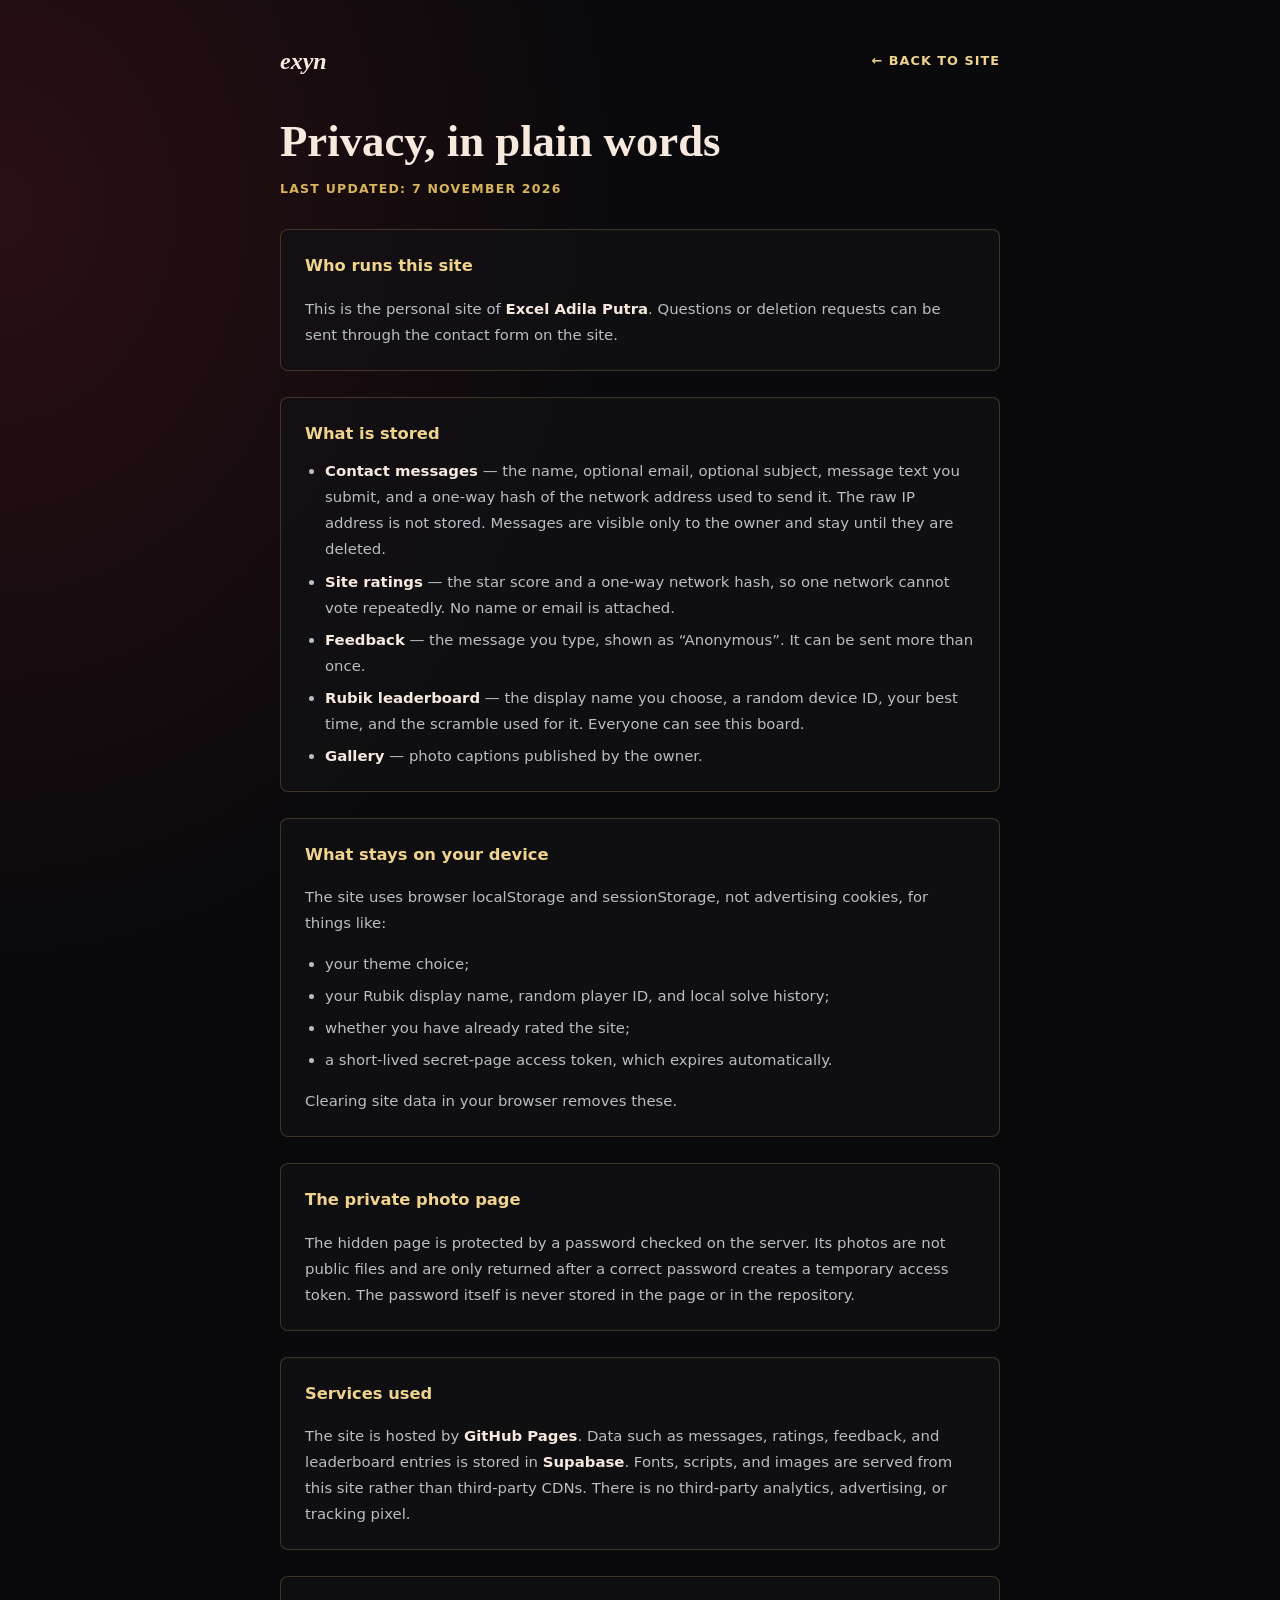
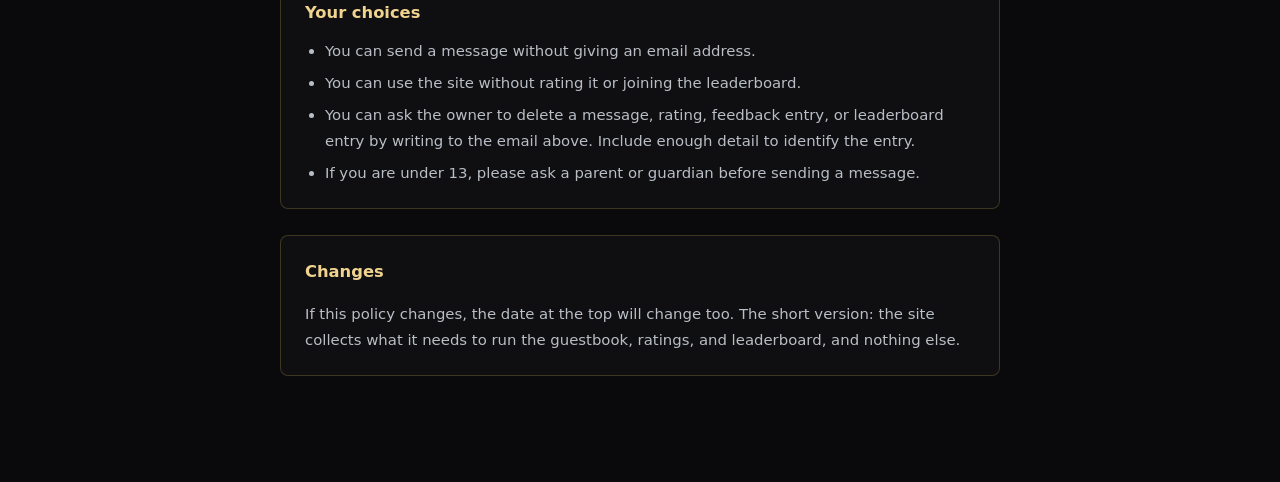
<file: privacy.html>
<!DOCTYPE html>
<html lang="en">

<head>
  <meta charset="UTF-8">
  <meta name="viewport" content="width=device-width, initial-scale=1.0">
  <meta name="description" content="Privacy notes for exyn — what this personal site stores, why, and how to ask for deletion.">
  <meta name="theme-color" content="#0a0a0c">
  <meta name="color-scheme" content="dark">
  <link rel="canonical" href="https://pecellc.github.io/esyn/privacy.html">
  <title>Privacy — exyn</title>
  <style>
    :root {
      color-scheme: dark;
      --gold: #d8b45a;
      --gold-soft: #f0d38e;
      --cream: #f7e9de;
      --dim: #b9bec6;
      --line: rgba(216, 180, 90, .24);
      --card: rgba(18, 18, 21, .68);
    }

    * {
      box-sizing: border-box;
    }

    body {
      margin: 0;
      padding: 40px 20px 80px;
      background:
        radial-gradient(80% 60% at 0% 10%, rgba(156, 35, 49, .22), transparent 60%),
        #0a0a0c;
      color: var(--cream);
      font-family: "Segoe UI", system-ui, sans-serif;
      line-height: 1.75;
    }

    main {
      max-width: 720px;
      margin: 0 auto;
    }

    .top {
      display: flex;
      align-items: center;
      justify-content: space-between;
      gap: 16px;
      margin-bottom: 34px;
    }

    .logo {
      font-family: Georgia, serif;
      font-size: 1.5rem;
      font-weight: 800;
      font-style: italic;
      color: var(--cream);
      text-decoration: none;
    }

    .back {
      color: var(--gold-soft);
      font-size: .8rem;
      font-weight: 700;
      letter-spacing: .08em;
      text-transform: uppercase;
      text-decoration: none;
    }

    h1 {
      margin: 0 0 10px;
      font-family: Georgia, serif;
      font-size: clamp(1.8rem, 5vw, 2.8rem);
      line-height: 1.15;
    }

    .updated {
      margin: 0 0 30px;
      color: var(--gold);
      font-size: .78rem;
      font-weight: 700;
      letter-spacing: .1em;
      text-transform: uppercase;
    }

    section {
      margin-bottom: 26px;
      padding: 22px 24px;
      border: 1px solid var(--line);
      border-radius: 8px;
      background: var(--card);
    }

    h2 {
      margin: 0 0 10px;
      font-size: 1.02rem;
      color: var(--gold-soft);
    }

    p,
    li {
      color: var(--dim);
      font-size: .93rem;
    }

    p:last-child {
      margin-bottom: 0;
    }

    ul {
      margin: 8px 0 0;
      padding-left: 20px;
    }

    li+li {
      margin-top: 6px;
    }

    strong {
      color: var(--cream);
    }

    a {
      color: var(--gold-soft);
    }
  </style>
</head>

<body>
  <main>
    <div class="top">
      <a class="logo" href="./">exyn</a>
      <a class="back" href="./">← Back to site</a>
    </div>

    <h1>Privacy, in plain words</h1>
    <p class="updated">Last updated: 7 November 2026</p>

    <section>
      <h2>Who runs this site</h2>
      <p>This is the personal site of <strong>Excel Adila Putra</strong>. Questions or deletion requests can be sent
        through the contact form on the site.</p>
    </section>

    <section>
      <h2>What is stored</h2>
      <ul>
        <li><strong>Contact messages</strong> — the name, optional email, optional subject, message text you submit,
          and a one-way hash of the network address used to send it. The raw IP address is not stored. Messages are
          visible only to the owner and stay until they are deleted.</li>
        <li><strong>Site ratings</strong> — the star score and a one-way network hash, so one network cannot vote
          repeatedly. No name or email is attached.</li>
        <li><strong>Feedback</strong> — the message you type, shown as “Anonymous”. It can be sent more than once.</li>
        <li><strong>Rubik leaderboard</strong> — the display name you choose, a random device ID, your best time, and
          the scramble used for it. Everyone can see this board.</li>
        <li><strong>Gallery</strong> — photo captions published by the owner.</li>
      </ul>
    </section>

    <section>
      <h2>What stays on your device</h2>
      <p>The site uses browser localStorage and sessionStorage, not advertising cookies, for things like:</p>
      <ul>
        <li>your theme choice;</li>
        <li>your Rubik display name, random player ID, and local solve history;</li>
        <li>whether you have already rated the site;</li>
        <li>a short-lived secret-page access token, which expires automatically.</li>
      </ul>
      <p>Clearing site data in your browser removes these.</p>
    </section>

    <section>
      <h2>The private photo page</h2>
      <p>The hidden page is protected by a password checked on the server. Its photos are not public files and are
        only returned after a correct password creates a temporary access token. The password itself is never stored
        in the page or in the repository.</p>
    </section>

    <section>
      <h2>Services used</h2>
      <p>The site is hosted by <strong>GitHub Pages</strong>. Data such as messages, ratings, feedback, and
        leaderboard entries is stored in <strong>Supabase</strong>. Fonts, scripts, and images are served from this
        site rather than third-party CDNs. There is no third-party analytics, advertising, or tracking pixel.</p>
    </section>

    <section>
      <h2>Your choices</h2>
      <ul>
        <li>You can send a message without giving an email address.</li>
        <li>You can use the site without rating it or joining the leaderboard.</li>
        <li>You can ask the owner to delete a message, rating, feedback entry, or leaderboard entry by writing to the
          email above. Include enough detail to identify the entry.</li>
        <li>If you are under 13, please ask a parent or guardian before sending a message.</li>
      </ul>
    </section>

    <section>
      <h2>Changes</h2>
      <p>If this policy changes, the date at the top will change too. The short version: the site collects what it
        needs to run the guestbook, ratings, and leaderboard, and nothing else.</p>
    </section>
  </main>
</body>

</html>
</file>
<file: css/fonts.css>
﻿/* vietnamese */
@font-face {
  font-family: 'Archivo';
  font-style: normal;
  font-weight: 400 900;
  font-stretch: 62% 125%;
  font-display: swap;
  src: url('../fonts/files/k3kQo8UDI-1M0wlSfdboLnnA.woff2') format('woff2');
  unicode-range: U+0102-0103, U+0110-0111, U+0128-0129, U+0168-0169, U+01A0-01A1, U+01AF-01B0, U+0300-0301, U+0303-0304, U+0308-0309, U+0323, U+0329, U+1EA0-1EF9, U+20AB;
}
/* latin-ext */
@font-face {
  font-family: 'Archivo';
  font-style: normal;
  font-weight: 400 900;
  font-stretch: 62% 125%;
  font-display: swap;
  src: url('../fonts/files/k3kQo8UDI-1M0wlSfdfoLnnA.woff2') format('woff2');
  unicode-range: U+0100-02BA, U+02BD-02C5, U+02C7-02CC, U+02CE-02D7, U+02DD-02FF, U+0304, U+0308, U+0329, U+1D00-1DBF, U+1E00-1E9F, U+1EF2-1EFF, U+2020, U+20A0-20AB, U+20AD-20C4, U+2113, U+2C60-2C7F, U+A720-A7FF;
}
/* latin */
@font-face {
  font-family: 'Archivo';
  font-style: normal;
  font-weight: 400 900;
  font-stretch: 62% 125%;
  font-display: swap;
  src: url('../fonts/files/k3kQo8UDI-1M0wlSfdnoLg.woff2') format('woff2');
  unicode-range: U+0000-00FF, U+0131, U+0152-0153, U+02BB-02BC, U+02C6, U+02DA, U+02DC, U+0304, U+0308, U+0329, U+2000-206F, U+20AC, U+2122, U+2191, U+2193, U+2212, U+2215, U+FEFF, U+FFFD;
}
/* vietnamese */
@font-face {
  font-family: 'Fraunces';
  font-style: italic;
  font-weight: 600;
  font-display: swap;
  src: url('../fonts/files/qZTnbB-gzTK0K1ChjdfeQ_5Y.woff2') format('woff2');
  unicode-range: U+0102-0103, U+0110-0111, U+0128-0129, U+0168-0169, U+01A0-01A1, U+01AF-01B0, U+0300-0301, U+0303-0304, U+0308-0309, U+0323, U+0329, U+1EA0-1EF9, U+20AB;
}
/* latin-ext */
@font-face {
  font-family: 'Fraunces';
  font-style: italic;
  font-weight: 600;
  font-display: swap;
  src: url('../fonts/files/qZTnbB-gzTK0K1ChjdPeQ_5Y.woff2') format('woff2');
  unicode-range: U+0100-02BA, U+02BD-02C5, U+02C7-02CC, U+02CE-02D7, U+02DD-02FF, U+0304, U+0308, U+0329, U+1D00-1DBF, U+1E00-1E9F, U+1EF2-1EFF, U+2020, U+20A0-20AB, U+20AD-20C4, U+2113, U+2C60-2C7F, U+A720-A7FF;
}
/* latin */
@font-face {
  font-family: 'Fraunces';
  font-style: italic;
  font-weight: 600;
  font-display: swap;
  src: url('../fonts/files/9lKqZTnbB-gzTK0K1ChjeveQ.woff2') format('woff2');
  unicode-range: U+0000-00FF, U+0131, U+0152-0153, U+02BB-02BC, U+02C6, U+02DA, U+02DC, U+0304, U+0308, U+0329, U+2000-206F, U+20AC, U+2122, U+2191, U+2193, U+2212, U+2215, U+FEFF, U+FFFD;
}
/* vietnamese */
@font-face {
  font-family: 'Fraunces';
  font-style: italic;
  font-weight: 800;
  font-display: swap;
  src: url('../fonts/files/qZTnbB-gzTK0K1ChjdfeQ_5Y.woff2') format('woff2');
  unicode-range: U+0102-0103, U+0110-0111, U+0128-0129, U+0168-0169, U+01A0-01A1, U+01AF-01B0, U+0300-0301, U+0303-0304, U+0308-0309, U+0323, U+0329, U+1EA0-1EF9, U+20AB;
}
/* latin-ext */
@font-face {
  font-family: 'Fraunces';
  font-style: italic;
  font-weight: 800;
  font-display: swap;
  src: url('../fonts/files/qZTnbB-gzTK0K1ChjdPeQ_5Y.woff2') format('woff2');
  unicode-range: U+0100-02BA, U+02BD-02C5, U+02C7-02CC, U+02CE-02D7, U+02DD-02FF, U+0304, U+0308, U+0329, U+1D00-1DBF, U+1E00-1E9F, U+1EF2-1EFF, U+2020, U+20A0-20AB, U+20AD-20C4, U+2113, U+2C60-2C7F, U+A720-A7FF;
}
/* latin */
@font-face {
  font-family: 'Fraunces';
  font-style: italic;
  font-weight: 800;
  font-display: swap;
  src: url('../fonts/files/9lKqZTnbB-gzTK0K1ChjeveQ.woff2') format('woff2');
  unicode-range: U+0000-00FF, U+0131, U+0152-0153, U+02BB-02BC, U+02C6, U+02DA, U+02DC, U+0304, U+0308, U+0329, U+2000-206F, U+20AC, U+2122, U+2191, U+2193, U+2212, U+2215, U+FEFF, U+FFFD;
}
/* vietnamese */
@font-face {
  font-family: 'Fraunces';
  font-style: normal;
  font-weight: 600;
  font-display: swap;
  src: url('../fonts/files/_WBq8U_9v0c2Wa0KxCBTeO-U.woff2') format('woff2');
  unicode-range: U+0102-0103, U+0110-0111, U+0128-0129, U+0168-0169, U+01A0-01A1, U+01AF-01B0, U+0300-0301, U+0303-0304, U+0308-0309, U+0323, U+0329, U+1EA0-1EF9, U+20AB;
}
/* latin-ext */
@font-face {
  font-family: 'Fraunces';
  font-style: normal;
  font-weight: 600;
  font-display: swap;
  src: url('../fonts/files/_WBq8U_9v0c2Wa0KxCFTeO-U.woff2') format('woff2');
  unicode-range: U+0100-02BA, U+02BD-02C5, U+02C7-02CC, U+02CE-02D7, U+02DD-02FF, U+0304, U+0308, U+0329, U+1D00-1DBF, U+1E00-1E9F, U+1EF2-1EFF, U+2020, U+20A0-20AB, U+20AD-20C4, U+2113, U+2C60-2C7F, U+A720-A7FF;
}
/* latin */
@font-face {
  font-family: 'Fraunces';
  font-style: normal;
  font-weight: 600;
  font-display: swap;
  src: url('../fonts/files/Ak_WBq8U_9v0c2Wa0KxC9TeA.woff2') format('woff2');
  unicode-range: U+0000-00FF, U+0131, U+0152-0153, U+02BB-02BC, U+02C6, U+02DA, U+02DC, U+0304, U+0308, U+0329, U+2000-206F, U+20AC, U+2122, U+2191, U+2193, U+2212, U+2215, U+FEFF, U+FFFD;
}
/* vietnamese */
@font-face {
  font-family: 'Fraunces';
  font-style: normal;
  font-weight: 800;
  font-display: swap;
  src: url('../fonts/files/_WBq8U_9v0c2Wa0KxCBTeO-U.woff2') format('woff2');
  unicode-range: U+0102-0103, U+0110-0111, U+0128-0129, U+0168-0169, U+01A0-01A1, U+01AF-01B0, U+0300-0301, U+0303-0304, U+0308-0309, U+0323, U+0329, U+1EA0-1EF9, U+20AB;
}
/* latin-ext */
@font-face {
  font-family: 'Fraunces';
  font-style: normal;
  font-weight: 800;
  font-display: swap;
  src: url('../fonts/files/_WBq8U_9v0c2Wa0KxCFTeO-U.woff2') format('woff2');
  unicode-range: U+0100-02BA, U+02BD-02C5, U+02C7-02CC, U+02CE-02D7, U+02DD-02FF, U+0304, U+0308, U+0329, U+1D00-1DBF, U+1E00-1E9F, U+1EF2-1EFF, U+2020, U+20A0-20AB, U+20AD-20C4, U+2113, U+2C60-2C7F, U+A720-A7FF;
}
/* latin */
@font-face {
  font-family: 'Fraunces';
  font-style: normal;
  font-weight: 800;
  font-display: swap;
  src: url('../fonts/files/Ak_WBq8U_9v0c2Wa0KxC9TeA.woff2') format('woff2');
  unicode-range: U+0000-00FF, U+0131, U+0152-0153, U+02BB-02BC, U+02C6, U+02DA, U+02DC, U+0304, U+0308, U+0329, U+2000-206F, U+20AC, U+2122, U+2191, U+2193, U+2212, U+2215, U+FEFF, U+FFFD;
}
/* cyrillic-ext */
@font-face {
  font-family: 'Plus Jakarta Sans';
  font-style: normal;
  font-weight: 300;
  font-display: swap;
  src: url('../fonts/files/8c7O9yZ4KMCoOg4Ko70yyygA.woff2') format('woff2');
  unicode-range: U+0460-052F, U+1C80-1C8A, U+20B4, U+2DE0-2DFF, U+A640-A69F, U+FE2E-FE2F;
}
/* vietnamese */
@font-face {
  font-family: 'Plus Jakarta Sans';
  font-style: normal;
  font-weight: 300;
  font-display: swap;
  src: url('../fonts/files/8c7O9yZ4KMCoOg4Ko50yyygA.woff2') format('woff2');
  unicode-range: U+0102-0103, U+0110-0111, U+0128-0129, U+0168-0169, U+01A0-01A1, U+01AF-01B0, U+0300-0301, U+0303-0304, U+0308-0309, U+0323, U+0329, U+1EA0-1EF9, U+20AB;
}
/* latin-ext */
@font-face {
  font-family: 'Plus Jakarta Sans';
  font-style: normal;
  font-weight: 300;
  font-display: swap;
  src: url('../fonts/files/8c7O9yZ4KMCoOg4Ko40yyygA.woff2') format('woff2');
  unicode-range: U+0100-02BA, U+02BD-02C5, U+02C7-02CC, U+02CE-02D7, U+02DD-02FF, U+0304, U+0308, U+0329, U+1D00-1DBF, U+1E00-1E9F, U+1EF2-1EFF, U+2020, U+20A0-20AB, U+20AD-20C4, U+2113, U+2C60-2C7F, U+A720-A7FF;
}
/* latin */
@font-face {
  font-family: 'Plus Jakarta Sans';
  font-style: normal;
  font-weight: 300;
  font-display: swap;
  src: url('../fonts/files/sA88c7O9yZ4KMCoOg4Ko20yw.woff2') format('woff2');
  unicode-range: U+0000-00FF, U+0131, U+0152-0153, U+02BB-02BC, U+02C6, U+02DA, U+02DC, U+0304, U+0308, U+0329, U+2000-206F, U+20AC, U+2122, U+2191, U+2193, U+2212, U+2215, U+FEFF, U+FFFD;
}
/* cyrillic-ext */
@font-face {
  font-family: 'Plus Jakarta Sans';
  font-style: normal;
  font-weight: 400;
  font-display: swap;
  src: url('../fonts/files/8c7O9yZ4KMCoOg4Ko70yyygA.woff2') format('woff2');
  unicode-range: U+0460-052F, U+1C80-1C8A, U+20B4, U+2DE0-2DFF, U+A640-A69F, U+FE2E-FE2F;
}
/* vietnamese */
@font-face {
  font-family: 'Plus Jakarta Sans';
  font-style: normal;
  font-weight: 400;
  font-display: swap;
  src: url('../fonts/files/8c7O9yZ4KMCoOg4Ko50yyygA.woff2') format('woff2');
  unicode-range: U+0102-0103, U+0110-0111, U+0128-0129, U+0168-0169, U+01A0-01A1, U+01AF-01B0, U+0300-0301, U+0303-0304, U+0308-0309, U+0323, U+0329, U+1EA0-1EF9, U+20AB;
}
/* latin-ext */
@font-face {
  font-family: 'Plus Jakarta Sans';
  font-style: normal;
  font-weight: 400;
  font-display: swap;
  src: url('../fonts/files/8c7O9yZ4KMCoOg4Ko40yyygA.woff2') format('woff2');
  unicode-range: U+0100-02BA, U+02BD-02C5, U+02C7-02CC, U+02CE-02D7, U+02DD-02FF, U+0304, U+0308, U+0329, U+1D00-1DBF, U+1E00-1E9F, U+1EF2-1EFF, U+2020, U+20A0-20AB, U+20AD-20C4, U+2113, U+2C60-2C7F, U+A720-A7FF;
}
/* latin */
@font-face {
  font-family: 'Plus Jakarta Sans';
  font-style: normal;
  font-weight: 400;
  font-display: swap;
  src: url('../fonts/files/sA88c7O9yZ4KMCoOg4Ko20yw.woff2') format('woff2');
  unicode-range: U+0000-00FF, U+0131, U+0152-0153, U+02BB-02BC, U+02C6, U+02DA, U+02DC, U+0304, U+0308, U+0329, U+2000-206F, U+20AC, U+2122, U+2191, U+2193, U+2212, U+2215, U+FEFF, U+FFFD;
}
/* cyrillic-ext */
@font-face {
  font-family: 'Plus Jakarta Sans';
  font-style: normal;
  font-weight: 500;
  font-display: swap;
  src: url('../fonts/files/8c7O9yZ4KMCoOg4Ko70yyygA.woff2') format('woff2');
  unicode-range: U+0460-052F, U+1C80-1C8A, U+20B4, U+2DE0-2DFF, U+A640-A69F, U+FE2E-FE2F;
}
/* vietnamese */
@font-face {
  font-family: 'Plus Jakarta Sans';
  font-style: normal;
  font-weight: 500;
  font-display: swap;
  src: url('../fonts/files/8c7O9yZ4KMCoOg4Ko50yyygA.woff2') format('woff2');
  unicode-range: U+0102-0103, U+0110-0111, U+0128-0129, U+0168-0169, U+01A0-01A1, U+01AF-01B0, U+0300-0301, U+0303-0304, U+0308-0309, U+0323, U+0329, U+1EA0-1EF9, U+20AB;
}
/* latin-ext */
@font-face {
  font-family: 'Plus Jakarta Sans';
  font-style: normal;
  font-weight: 500;
  font-display: swap;
  src: url('../fonts/files/8c7O9yZ4KMCoOg4Ko40yyygA.woff2') format('woff2');
  unicode-range: U+0100-02BA, U+02BD-02C5, U+02C7-02CC, U+02CE-02D7, U+02DD-02FF, U+0304, U+0308, U+0329, U+1D00-1DBF, U+1E00-1E9F, U+1EF2-1EFF, U+2020, U+20A0-20AB, U+20AD-20C4, U+2113, U+2C60-2C7F, U+A720-A7FF;
}
/* latin */
@font-face {
  font-family: 'Plus Jakarta Sans';
  font-style: normal;
  font-weight: 500;
  font-display: swap;
  src: url('../fonts/files/sA88c7O9yZ4KMCoOg4Ko20yw.woff2') format('woff2');
  unicode-range: U+0000-00FF, U+0131, U+0152-0153, U+02BB-02BC, U+02C6, U+02DA, U+02DC, U+0304, U+0308, U+0329, U+2000-206F, U+20AC, U+2122, U+2191, U+2193, U+2212, U+2215, U+FEFF, U+FFFD;
}
/* cyrillic-ext */
@font-face {
  font-family: 'Plus Jakarta Sans';
  font-style: normal;
  font-weight: 600;
  font-display: swap;
  src: url('../fonts/files/8c7O9yZ4KMCoOg4Ko70yyygA.woff2') format('woff2');
  unicode-range: U+0460-052F, U+1C80-1C8A, U+20B4, U+2DE0-2DFF, U+A640-A69F, U+FE2E-FE2F;
}
/* vietnamese */
@font-face {
  font-family: 'Plus Jakarta Sans';
  font-style: normal;
  font-weight: 600;
  font-display: swap;
  src: url('../fonts/files/8c7O9yZ4KMCoOg4Ko50yyygA.woff2') format('woff2');
  unicode-range: U+0102-0103, U+0110-0111, U+0128-0129, U+0168-0169, U+01A0-01A1, U+01AF-01B0, U+0300-0301, U+0303-0304, U+0308-0309, U+0323, U+0329, U+1EA0-1EF9, U+20AB;
}
/* latin-ext */
@font-face {
  font-family: 'Plus Jakarta Sans';
  font-style: normal;
  font-weight: 600;
  font-display: swap;
  src: url('../fonts/files/8c7O9yZ4KMCoOg4Ko40yyygA.woff2') format('woff2');
  unicode-range: U+0100-02BA, U+02BD-02C5, U+02C7-02CC, U+02CE-02D7, U+02DD-02FF, U+0304, U+0308, U+0329, U+1D00-1DBF, U+1E00-1E9F, U+1EF2-1EFF, U+2020, U+20A0-20AB, U+20AD-20C4, U+2113, U+2C60-2C7F, U+A720-A7FF;
}
/* latin */
@font-face {
  font-family: 'Plus Jakarta Sans';
  font-style: normal;
  font-weight: 600;
  font-display: swap;
  src: url('../fonts/files/sA88c7O9yZ4KMCoOg4Ko20yw.woff2') format('woff2');
  unicode-range: U+0000-00FF, U+0131, U+0152-0153, U+02BB-02BC, U+02C6, U+02DA, U+02DC, U+0304, U+0308, U+0329, U+2000-206F, U+20AC, U+2122, U+2191, U+2193, U+2212, U+2215, U+FEFF, U+FFFD;
}
/* cyrillic-ext */
@font-face {
  font-family: 'Plus Jakarta Sans';
  font-style: normal;
  font-weight: 700;
  font-display: swap;
  src: url('../fonts/files/8c7O9yZ4KMCoOg4Ko70yyygA.woff2') format('woff2');
  unicode-range: U+0460-052F, U+1C80-1C8A, U+20B4, U+2DE0-2DFF, U+A640-A69F, U+FE2E-FE2F;
}
/* vietnamese */
@font-face {
  font-family: 'Plus Jakarta Sans';
  font-style: normal;
  font-weight: 700;
  font-display: swap;
  src: url('../fonts/files/8c7O9yZ4KMCoOg4Ko50yyygA.woff2') format('woff2');
  unicode-range: U+0102-0103, U+0110-0111, U+0128-0129, U+0168-0169, U+01A0-01A1, U+01AF-01B0, U+0300-0301, U+0303-0304, U+0308-0309, U+0323, U+0329, U+1EA0-1EF9, U+20AB;
}
/* latin-ext */
@font-face {
  font-family: 'Plus Jakarta Sans';
  font-style: normal;
  font-weight: 700;
  font-display: swap;
  src: url('../fonts/files/8c7O9yZ4KMCoOg4Ko40yyygA.woff2') format('woff2');
  unicode-range: U+0100-02BA, U+02BD-02C5, U+02C7-02CC, U+02CE-02D7, U+02DD-02FF, U+0304, U+0308, U+0329, U+1D00-1DBF, U+1E00-1E9F, U+1EF2-1EFF, U+2020, U+20A0-20AB, U+20AD-20C4, U+2113, U+2C60-2C7F, U+A720-A7FF;
}
/* latin */
@font-face {
  font-family: 'Plus Jakarta Sans';
  font-style: normal;
  font-weight: 700;
  font-display: swap;
  src: url('../fonts/files/sA88c7O9yZ4KMCoOg4Ko20yw.woff2') format('woff2');
  unicode-range: U+0000-00FF, U+0131, U+0152-0153, U+02BB-02BC, U+02C6, U+02DA, U+02DC, U+0304, U+0308, U+0329, U+2000-206F, U+20AC, U+2122, U+2191, U+2193, U+2212, U+2215, U+FEFF, U+FFFD;
}
</file>
<file: css/site.css>
:root {
      --velvet-950: #0c0406;
      --velvet-900: #1a070c;
      --velvet-800: #2c0b13;
      --velvet-700: #45111b;
      --velvet-600: #6b1b27;
      --velvet-500: #9c2331;
      --velvet-400: #c5303f;
      --rose: #e8788a;
      --rose-soft: #f2a3ae;
      --cream: #f7e9de;
      --cream-dim: rgba(var(--cream-rgb), 0.66);
      --cream-faint: rgba(var(--cream-rgb), 0.42);
      --frost: #fffaf5;
      --carbon: #0a0a0c;
      --carbon-2: #121215;
      --steel: #b9bec6;
      --steel-dim: rgba(var(--steel-rgb), 0.55);
      --gold: #d8b45a;
      --gold-soft: #f0d38e;
      --card: linear-gradient(155deg, rgba(var(--warm-white-rgb), 0.07), rgba(var(--carbon-rgb), 0.45));
      --card-strong: linear-gradient(155deg, rgba(var(--warm-white-rgb), 0.12), rgba(var(--velvet-800-rgb), 0.5));
      --line: rgba(var(--rose-rgb), 0.3);
      --line-soft: rgba(var(--rose-rgb), 0.14);
      --line-gold: rgba(var(--gold-rgb), 0.35);

      /* RGB channels: dipakai buat semua rgba() di stylesheet supaya
         ganti tema cukup override channel-nya. */
      --gold-rgb: 216, 180, 90;
      --gold-soft-rgb: 240, 211, 142;
      --velvet-500-rgb: 156, 35, 49;
      --velvet-400-rgb: 197, 48, 63;
      --velvet-700-rgb: 69, 17, 27;
      --velvet-800-rgb: 44, 11, 19;
      --velvet-900-rgb: 26, 7, 12;
      --rose-rgb: 232, 120, 138;
      --coral-rgb: 232, 80, 90;
      --pink-soft-rgb: 255, 180, 180;
      --velvet-glow-rgb: 255, 96, 110;
      --carbon-rgb: 10, 10, 12;
      --carbon-2-rgb: 18, 18, 21;
      --carbon-3-rgb: 12, 12, 15;
      --carbon-4-rgb: 22, 22, 26;
      --steel-rgb: 185, 190, 198;
      --cream-rgb: 247, 233, 222;
      --warm-white-rgb: 255, 244, 236;
      --frost-rgb: 255, 250, 245;
      --ink-warm-rgb: 43, 16, 22;
      --ink-deep-rgb: 10, 4, 6;
      --ink-deepest-rgb: 6, 3, 4;
      --ring-glow-rgb: 255, 70, 70;
      --ring-glow-2-rgb: 80, 220, 255;
      --ink-warm: #2b1016;
      --ink-deep: #0d0709;
      --ink-deepest: #16060a;
      --paper-1: #f8ece2;
      --paper-2: #f2dbd0;
      --paper-3: #ecd0c5;
      --gold-pale: #fff3d6;
      --gold-deep: #8a6a20;

      /* gutter nav: bikin posisi theme switch sama di kedua tema */
      --nav-gutter: clamp(16px, 3.4vw, 46px);
      --nav-inner: 14px;

      --page-bg:
        linear-gradient(112deg, rgba(var(--velvet-400-rgb), 0.16) 0%, transparent 34%),
        linear-gradient(300deg, rgba(var(--gold-rgb), 0.08) 0%, transparent 28%),
        repeating-linear-gradient(45deg, rgba(255, 255, 255, 0.014) 0 2px, transparent 2px 4px),
        repeating-linear-gradient(-45deg, rgba(0, 0, 0, 0.3) 0 2px, transparent 2px 4px),
        linear-gradient(158deg, var(--carbon) 0%, var(--velvet-900) 42%, var(--velvet-800) 72%, var(--velvet-700) 118%);
      --radius-s: 4px;
      --radius-m: 6px;
      --radius-l: 8px;
      --shadow-pink: 0 6px 30px rgba(var(--velvet-500-rgb), 0.5);
      --grad-accent: linear-gradient(90deg, var(--velvet-400), var(--gold));
      --grad-text: linear-gradient(92deg, var(--cream) 5%, var(--gold-soft) 55%, var(--velvet-400) 100%);
      --font-display: 'Fraunces', 'Georgia', serif;
      --font-hero: 'Archivo', 'Arial Black', 'Arial', sans-serif;
      --font-body: 'Plus Jakarta Sans', 'Segoe UI', system-ui, sans-serif;
    }

    *,
    *::before,
    *::after {
      margin: 0;
      padding: 0;
      box-sizing: border-box;
    }

    html {
      scroll-behavior: smooth;
    }

    html,
    body {
      min-height: 100vh;
      font-family: var(--font-body);
      background: var(--page-bg);
      color: var(--cream);
      overflow-x: clip;
      scrollbar-width: none;
      padding-top: 74px;
    }

    body {
      display: flex;
      flex-direction: column;
    }

    main#app {
      flex: 1 0 auto;
      position: relative;
    }

    html::-webkit-scrollbar,
    body::-webkit-scrollbar {
      display: none;
    }

    img {
      -webkit-user-drag: none;
      user-select: none;
      max-width: 100%;
    }

    /* Cegah cursor I-beam (text) yang mengganggu pada elemen visual, pop-up, dan animasi */
    .y-sign,
    .hero-badge,
    .page-badge,
    .sec-eyebrow,
    .car-fx,
    .sparkle-fx,
    .rate-pop,
    .theme-pop,
    .lambo-cockpit-hud,
    .matcha-zen-bar,
    .mc-hud-bar,
    .nav-logo,
    .theme-switch,
    .nav-burger,
    .nav-links a {
      user-select: none !important;
      -webkit-user-select: none !important;
    }

    .y-sign,
    .hero-badge,
    .theme-switch,
    .nav-burger,
    .mc-slot,
    .mc-hearts,
    .mc-food,
    .mc-xp-track,
    .car-fx.car,
    .car-fx.matcha-leaf {
      cursor: pointer !important;
    }

    .car-fx,
    .sparkle-fx {
      pointer-events: none;
      cursor: default !important;
    }

    button,
    input,
    textarea {
      font-family: inherit;
    }

    button:focus-visible,
    a:focus-visible,
    input:focus-visible,
    textarea:focus-visible {
      outline: 2px solid var(--gold);
      outline-offset: 2px;
    }

    body::before {
      content: '';
      position: fixed;
      inset: 0;
      background-image:
        linear-gradient(rgba(var(--rose-rgb), 0.055) 1px, transparent 1px),
        linear-gradient(90deg, rgba(var(--rose-rgb), 0.055) 1px, transparent 1px),
        linear-gradient(rgba(var(--gold-rgb), 0.03) 1px, transparent 1px),
        linear-gradient(90deg, rgba(var(--gold-rgb), 0.03) 1px, transparent 1px);
      background-size: 46px 46px, 46px 46px, 230px 230px, 230px 230px;
      pointer-events: none;
      z-index: 0;
    }

    .orb1,
    .orb2 {
      position: fixed;
      border-radius: 50%;
      pointer-events: none;
      z-index: 0;
      filter: blur(6px);
      will-change: transform;
    }

    .orb1 {
      top: -140px;
      left: -140px;
      width: 500px;
      height: 500px;
      background: radial-gradient(circle, rgba(var(--velvet-500-rgb), 0.4) 0%, transparent 70%);
      animation: orbDrift1 16s ease-in-out infinite alternate;
    }

    .orb2 {
      bottom: -120px;
      right: -120px;
      width: 460px;
      height: 460px;
      background: radial-gradient(circle, rgba(var(--gold-rgb), 0.14) 0%, transparent 70%);
      animation: orbDrift2 21s ease-in-out infinite alternate;
    }

    @keyframes orbDrift1 {
      from {
        transform: translate(0, 0) scale(1);
      }

      to {
        transform: translate(80px, 55px) scale(1.15);
      }
    }

    @keyframes orbDrift2 {
      from {
        transform: translate(0, 0) scale(1);
      }

      to {
        transform: translate(-65px, -45px) scale(1.1);
      }
    }

    .cursor-glow {
      position: fixed;
      top: -280px;
      left: -280px;
      width: 560px;
      height: 560px;
      border-radius: 50%;
      background: radial-gradient(circle,
          rgba(var(--velvet-400-rgb), 0.15) 0%,
          rgba(var(--gold-rgb), 0.055) 42%,
          transparent 68%);
      pointer-events: none;
      z-index: 0;
      opacity: 0;
      transition: opacity 0.6s ease;
      will-change: transform;
    }

    .cursor-glow.on {
      opacity: 1;
    }

    @keyframes fadeUp {
      from {
        opacity: 0;
        transform: translateY(26px);
      }

      to {
        opacity: 1;
        transform: translateY(0);
      }
    }

    @keyframes shake {

      0%,
      100% {
        transform: translateX(0);
      }

      25% {
        transform: translateX(-7px);
      }

      75% {
        transform: translateX(7px);
      }
    }

    @keyframes eq {

      0%,
      100% {
        height: 5px;
      }

      50% {
        height: 14px;
      }
    }

    .gradient-text {
      background: var(--grad-text);
      -webkit-background-clip: text;
      background-clip: text;
      -webkit-text-fill-color: transparent;
    }

    /* ===== GLOSS SWEEP ===== */
    body::after {
      content: '';
      position: fixed;
      inset: -40%;
      background: linear-gradient(135deg,
          transparent 38%,
          rgba(255, 255, 255, 0.045) 44%,
          rgba(255, 255, 255, 0.09) 50%,
          rgba(255, 255, 255, 0.045) 56%,
          transparent 62%);
      pointer-events: none;
      z-index: 900;
      will-change: transform;
      animation: bgSweep 9s linear infinite;
    }

    @keyframes bgSweep {
      0% {
        transform: translate(60%, 60%);
      }

      100% {
        transform: translate(-60%, -60%);
      }
    }

    /* ===== NAVBAR ===== */
    nav {
      position: fixed;
      top: 0;
      left: 0;
      width: 100%;
      z-index: 1000;
      display: flex;
      align-items: center;
      justify-content: space-between;
      padding: 13px var(--nav-gutter);
      background: rgba(var(--carbon-rgb), 0.88);
      border-bottom: 1px solid rgba(var(--gold-rgb), 0.16);
      flex-wrap: nowrap;
      gap: 8px;
      box-sizing: border-box;
    }

    nav::after {
      content: '';
      position: absolute;
      bottom: -1px;
      left: 0;
      width: 100%;
      height: 2px;
      background: linear-gradient(90deg,
          transparent 4%,
          var(--velvet-500) 26%,
          var(--gold) 50%,
          var(--velvet-500) 74%,
          transparent 96%);
      opacity: 0.85;
      z-index: 1;
    }

    nav::before {
      content: '';
      position: absolute;
      top: 0;
      left: 0;
      width: 45%;
      height: 100%;
      background: linear-gradient(100deg,
          transparent 0%,
          rgba(var(--velvet-400-rgb), 0.22) 30%,
          rgba(var(--velvet-glow-rgb), 0.34) 50%,
          rgba(var(--gold-rgb), 0.26) 70%,
          transparent 100%);
      animation: navShine 5.5s linear infinite;
      pointer-events: none;
      z-index: 0;
    }

    @keyframes navShine {
      0% {
        transform: translateX(-130%);
      }

      70% {
        transform: translateX(255%);
      }

      100% {
        transform: translateX(255%);
      }
    }

    /* ===== GLOBAL POLISH ===== */
    :root {
      --hex-pattern: url("data:image/svg+xml,%3Csvg xmlns='http://www.w3.org/2000/svg' width='56' height='96'%3E%3Cg fill='none' stroke='%23d8b45a' stroke-opacity='0.35' stroke-width='1.4'%3E%3Cpath d='M28 -16 L56 0 L56 32 L28 48 L0 32 L0 0 Z'/%3E%3Cpath d='M0 32 L28 48 L28 80 L0 96 L-28 80 L-28 48 Z'/%3E%3Cpath d='M56 32 L84 48 L84 80 L56 96 L28 80 L28 48 Z'/%3E%3C/g%3E%3C/svg%3E");
    }

    /* Sembunyikan scrollbar permanen di SEMUA browser & SEMUA tema */
    html,
    body,
    * {
      scrollbar-width: none !important;
      -ms-overflow-style: none !important;
    }

    html::-webkit-scrollbar,
    body::-webkit-scrollbar,
    *::-webkit-scrollbar {
      width: 0 !important;
      height: 0 !important;
      display: none !important;
      background: transparent !important;
    }

    ::-webkit-scrollbar-track,
    ::-webkit-scrollbar-thumb {
      display: none !important;
      background: transparent !important;
    }

    ::selection {
      background: rgba(var(--gold-rgb), 0.9);
      color: var(--ink-deepest);
    }

    .nav-logo {
      font-family: var(--font-display);
      position: relative;
      z-index: 1;
      font-weight: 800;
      font-size: 1.4rem;
      font-style: italic;
      letter-spacing: -0.4px;
      transform: skewX(-8deg);
      background: linear-gradient(90deg, var(--cream), var(--gold-soft) 55%, var(--velvet-400));
      -webkit-background-clip: text;
      background-clip: text;
      -webkit-text-fill-color: transparent;
      white-space: nowrap;
      cursor: pointer;
    }

    .nav-logo.owner-on {
      filter: drop-shadow(0 0 10px rgba(var(--gold-rgb), 0.7));
    }

    .nav-links {
      display: flex;
      gap: 4px;
      list-style: none;
      flex-wrap: wrap;
      position: relative;
      z-index: 1;
      margin-left: auto;
    }

    .nav-indicator {
      position: absolute;
      top: 0;
      left: 0;
      width: 0;
      height: 100%;
      background: linear-gradient(100deg, var(--velvet-600), var(--velvet-400));
      box-shadow: 0 2px 18px rgba(var(--velvet-400-rgb), 0.45);
      clip-path: polygon(9px 0, 100% 0, calc(100% - 9px) 100%, 0 100%);
      transition: transform 0.5s cubic-bezier(0.65, 0, 0.35, 1), width 0.5s cubic-bezier(0.65, 0, 0.35, 1),
        top 0.5s cubic-bezier(0.65, 0, 0.35, 1), height 0.5s cubic-bezier(0.65, 0, 0.35, 1);
      pointer-events: none;
      z-index: 0;
    }

    .nav-links a {
      position: relative;
      z-index: 1;
      color: var(--steel-dim);
      text-decoration: none;
      font-size: 0.76rem;
      font-weight: 700;
      letter-spacing: 1.6px;
      text-transform: uppercase;
      padding: 8px 18px;
      clip-path: polygon(9px 0, 100% 0, calc(100% - 9px) 100%, 0 100%);
      border: none;
      background: transparent;
      transition: all 0.22s;
      white-space: nowrap;
    }

    .nav-links a:hover {
      color: var(--cream);
      background: rgba(var(--velvet-400-rgb), 0.28);
    }

    .nav-links a.active {
      color: var(--gold-soft);
      text-shadow: 0 1px 8px rgba(0, 0, 0, 0.5);
    }

    /* ===== BADGE & BUTTONS ===== */
    .page-badge {
      display: inline-flex;
      align-items: center;
      gap: 8px;
      padding: 7px 20px;
      clip-path: polygon(10px 0, 100% 0, calc(100% - 10px) 100%, 0 100%);
      background:
        repeating-linear-gradient(-45deg, rgba(var(--carbon-rgb), 0.2) 0 9px, transparent 9px 18px),
        linear-gradient(100deg, rgba(var(--velvet-700-rgb), 0.9), rgba(var(--velvet-500-rgb), 0.55));
      border: none;
      box-shadow: inset 0 0 0 1px rgba(var(--gold-rgb), 0.28);
      font-size: 0.72rem;
      font-weight: 700;
      letter-spacing: 2.6px;
      text-transform: uppercase;
      color: var(--gold-soft);
      margin-bottom: 20px;
    }

    .btn-primary {
      display: inline-flex;
      align-items: center;
      gap: 8px;
      padding: 14px 32px;
      clip-path: polygon(14px 0, 100% 0, calc(100% - 14px) 100%, 0 100%);
      background: linear-gradient(100deg, var(--velvet-600), var(--velvet-400) 45%, var(--velvet-500) 75%, var(--gold));
      color: var(--frost);
      font-weight: 700;
      font-size: 0.88rem;
      letter-spacing: 1.4px;
      text-transform: uppercase;
      text-decoration: none;
      border: none;
      cursor: pointer;
      position: relative;
      overflow: hidden;
      box-shadow: 0 6px 28px rgba(var(--velvet-500-rgb), 0.55);
      transition: transform 0.18s, box-shadow 0.18s, filter 0.18s;
    }

    .btn-primary::before,
    .btn-outline::before {
      content: '';
      position: absolute;
      top: -25%;
      bottom: -25%;
      left: -70%;
      width: 45%;
      background: linear-gradient(100deg, transparent, rgba(255, 255, 255, 0.28), transparent);
      transform: skewX(-18deg);
      transition: left 0.55s ease;
      pointer-events: none;
    }

    .btn-outline::before {
      background: linear-gradient(100deg, transparent, rgba(var(--gold-rgb), 0.32), transparent);
    }

    .btn-primary:hover::before,
    .btn-outline:hover::before {
      left: 135%;
    }

    .btn-primary:hover {
      transform: translateY(-3px) skewX(-2deg);
      box-shadow: 0 10px 36px rgba(var(--rose-rgb), 0.45), 0 0 22px rgba(var(--gold-rgb), 0.25);
      filter: brightness(1.08);
    }

    .btn-outline {
      display: inline-flex;
      align-items: center;
      gap: 8px;
      padding: 14px 32px;
      clip-path: polygon(14px 0, 100% 0, calc(100% - 14px) 100%, 0 100%);
      background: rgba(var(--carbon-2-rgb), 0.55);
      color: var(--cream);
      font-weight: 700;
      font-size: 0.88rem;
      letter-spacing: 1.4px;
      text-transform: uppercase;
      text-decoration: none;
      border: none;
      position: relative;
      overflow: hidden;
      box-shadow: inset 0 0 0 1.5px rgba(var(--gold-rgb), 0.35);
      cursor: pointer;
      transition: box-shadow 0.18s, background 0.18s, transform 0.18s, color 0.18s;
    }

    .btn-outline:hover {
      box-shadow: inset 0 0 0 1.5px var(--gold), 0 8px 24px rgba(var(--gold-rgb), 0.18);
      background: rgba(var(--velvet-500-rgb), 0.28);
      transform: translateY(-3px) skewX(-2deg);
      color: var(--gold-soft);
    }

    /* ===== Y-SIGN (Aventador light signature) ===== */
    .y-sign {
      position: relative;
      width: 104px;
      height: 52px;
      margin: 0 auto 20px;
      animation: fadeUp 0.7s ease both, lamboHeadlightGlow 3s ease-in-out infinite;
      cursor: pointer;
      border-radius: 4px;
      transition: transform 0.22s cubic-bezier(0.2, 0.8, 0.2, 1), filter 0.22s ease;
      outline: none;
    }

    .y-sign:hover {
      transform: scale(1.08);
      filter: drop-shadow(0 0 16px rgba(var(--gold-rgb), 0.8)) brightness(1.25);
    }

    .y-sign.flash {
      animation: lamboHighBeam 0.5s ease-out;
    }

    /* Outer Headlight Carbon Bezels (Left & Right Aero Housings) */
    .y-sign::before,
    .y-sign::after {
      content: '';
      position: absolute;
      top: 50%;
      width: 22px;
      height: 2px;
      background: linear-gradient(90deg, transparent, rgba(var(--gold-rgb), 0.7));
      box-shadow: 0 0 8px rgba(var(--coral-rgb), 0.6);
      transform: translateY(-50%);
      pointer-events: none;
    }
    .y-sign::before {
      left: 0;
    }
    .y-sign::after {
      right: 0;
      transform: translateY(-50%) rotate(180deg);
    }

    .y-sign i {
      position: absolute;
      left: 50%;
      width: 5px;
      height: 28px;
      border-radius: 3px;
      background: linear-gradient(180deg, #ffffff 0%, var(--gold-soft) 40%, var(--velvet-400) 100%);
      box-shadow: 0 0 8px #ffffff, 0 0 16px rgba(var(--coral-rgb), 0.8), 0 0 28px rgba(var(--gold-rgb), 0.5);
      transform-origin: top center;
      transition: box-shadow 0.2s, filter 0.2s;
    }

    @keyframes lamboHeadlightGlow {
      0%, 100% {
        filter: drop-shadow(0 0 10px rgba(var(--coral-rgb), 0.65)) drop-shadow(0 0 24px rgba(var(--gold-rgb), 0.4));
      }
      50% {
        filter: drop-shadow(0 0 18px rgba(var(--coral-rgb), 0.95)) drop-shadow(0 0 38px rgba(var(--gold-rgb), 0.75)) brightness(1.2);
      }
    }

    @keyframes lamboHighBeam {
      0% {
        filter: brightness(1) drop-shadow(0 0 8px #fff);
      }
      20%, 60% {
        filter: brightness(2.8) drop-shadow(0 0 36px #ffffff) drop-shadow(0 0 60px rgba(var(--gold-rgb), 1));
        transform: scale(1.15);
      }
      40% {
        filter: brightness(1.2);
      }
      100% {
        filter: brightness(1);
        transform: scale(1);
      }
    }

    .y-sign i:nth-child(1) {
      top: 0;
      transform: translateX(-50%);
    }

    .y-sign i:nth-child(2) {
      top: 22px;
      height: 30px;
      transform: translateX(-50%) rotate(42deg);
    }

    .y-sign i:nth-child(3) {
      top: 22px;
      height: 30px;
      transform: translateX(-50%) rotate(-42deg);
    }

    /* ===== VIEWS ===== */
    .view {
      display: none;
      position: relative;
      z-index: 1;
    }

    .view.active {
      display: block;
      animation: swipeIn 0.45s cubic-bezier(0.22, 0.9, 0.3, 1) both;
    }

    .view.leaving {
      display: block;
      position: absolute;
      top: 0;
      left: 0;
      width: 100%;
      z-index: 2;
      pointer-events: none;
      animation: swipeOut 0.45s cubic-bezier(0.45, 0, 0.55, 1) both;
      will-change: transform, opacity;
    }

    @keyframes swipeIn {
      from {
        opacity: 0;
        transform: translateX(var(--swipe-x, 80px));
      }

      to {
        opacity: 1;
        transform: translateX(0);
      }
    }

    @keyframes swipeOut {
      from {
        opacity: 1;
        transform: translateX(0);
      }

      to {
        opacity: 0;
        transform: translateX(var(--swipe-out-x, -80px));
      }
    }

    .page-header {
      position: relative;
      text-align: center;
      padding: 64px 6vw 20px;
      max-width: 760px;
      margin: 0 auto;
    }

    .page-header::before {
      content: '';
      position: absolute;
      inset: 0;
      background-image: var(--hex-pattern);
      background-size: 56px 96px;
      -webkit-mask-image: radial-gradient(ellipse 62% 72% at 50% 45%, #000 22%, transparent 70%);
      mask-image: radial-gradient(ellipse 62% 72% at 50% 45%, #000 22%, transparent 70%);
      pointer-events: none;
    }

    .page-header::after {
      content: '';
      position: absolute;
      inset: 46px 4px 22px;
      pointer-events: none;
      background:
        linear-gradient(rgba(var(--gold-rgb), 0.5), rgba(var(--gold-rgb), 0.5)) left top / 22px 2px no-repeat,
        linear-gradient(rgba(var(--gold-rgb), 0.5), rgba(var(--gold-rgb), 0.5)) left top / 2px 42px no-repeat,
        linear-gradient(rgba(var(--gold-rgb), 0.5), rgba(var(--gold-rgb), 0.5)) right top / 22px 2px no-repeat,
        linear-gradient(rgba(var(--gold-rgb), 0.5), rgba(var(--gold-rgb), 0.5)) right top / 2px 42px no-repeat,
        linear-gradient(rgba(var(--gold-rgb), 0.5), rgba(var(--gold-rgb), 0.5)) left bottom / 22px 2px no-repeat,
        linear-gradient(rgba(var(--gold-rgb), 0.5), rgba(var(--gold-rgb), 0.5)) left bottom / 2px 42px no-repeat,
        linear-gradient(rgba(var(--gold-rgb), 0.5), rgba(var(--gold-rgb), 0.5)) right bottom / 22px 2px no-repeat,
        linear-gradient(rgba(var(--gold-rgb), 0.5), rgba(var(--gold-rgb), 0.5)) right bottom / 2px 42px no-repeat;
    }

    .page-header h1 {
      font-family: var(--font-display);
      font-size: clamp(2.1rem, 6vw, 3.4rem);
      font-weight: 800;
      line-height: 1.1;
      margin-bottom: 12px;
    }

    .page-header h1 span {
      background: linear-gradient(92deg, var(--cream) 5%, var(--gold-soft) 32%, var(--velvet-400) 50%, var(--gold-soft) 68%, var(--cream) 95%);
      background-size: 230% 100%;
      -webkit-background-clip: text;
      background-clip: text;
      -webkit-text-fill-color: transparent;
      animation: textShimmer 5.5s linear infinite;
    }

    @keyframes textShimmer {
      0% {
        background-position: 115% 0;
      }

      100% {
        background-position: -115% 0;
      }
    }

    .page-header p {
      color: var(--cream-dim);
      font-size: 1rem;
    }

    /* ===== HOME ===== */
    .hero {
      min-height: 86vh;
      display: flex;
      flex-direction: column;
      align-items: center;
      justify-content: center;
      text-align: center;
      padding: 60px 20px;
      position: relative;
      overflow: visible;
      background:
        linear-gradient(180deg, transparent, rgba(var(--velvet-400-rgb), 0.8), rgba(var(--gold-rgb), 0.9)) left center / 3px 46% no-repeat,
        linear-gradient(180deg, rgba(var(--gold-rgb), 0.9), rgba(var(--velvet-400-rgb), 0.8), transparent) right center / 3px 46% no-repeat;
    }

    .hero-badge {
      display: inline-block;
      padding: 8px 24px;
      clip-path: polygon(11px 0, 100% 0, calc(100% - 11px) 100%, 0 100%);
      background:
        repeating-linear-gradient(-45deg, rgba(var(--carbon-rgb), 0.2) 0 9px, transparent 9px 18px),
        linear-gradient(100deg, rgba(var(--velvet-700-rgb), 0.85), rgba(var(--velvet-500-rgb), 0.5));
      box-shadow: inset 0 0 0 1px rgba(var(--gold-rgb), 0.3);
      font-size: 0.74rem;
      font-weight: 700;
      letter-spacing: 3px;
      text-transform: uppercase;
      color: var(--gold-soft);
      margin-bottom: 28px;
      animation: fadeUp 0.7s ease both, badgeFloat 5.5s 1s ease-in-out infinite;
    }

    .hero-title {
      font-family: var(--font-hero);
      font-size: clamp(2.9rem, 9.5vw, 6.6rem);
      font-weight: 900;
      font-stretch: 115%;
      font-style: normal;
      text-transform: uppercase;
      letter-spacing: 0.015em;
      line-height: 1.08;
      margin-bottom: 14px;
      padding: 0.14em 0.18em;
      overflow: visible;
      /* LCP element: jangan ditahan opacity/animasi atau di-float terus. */
      animation: none;
      will-change: auto;
    }

    @keyframes heroFloat {

      0%,
      100% {
        transform: translateY(0);
      }

      50% {
        transform: translateY(-11px);
      }
    }

    @keyframes badgeFloat {

      0%,
      100% {
        transform: translateY(0);
      }

      50% {
        transform: translateY(5px);
      }
    }

    @keyframes goldPulse {

      0%,
      100% {
        text-shadow:
          0 1px 0 rgba(0, 0, 0, 0.45),
          0 8px 26px rgba(var(--gold-rgb), 0.5);
      }

      50% {
        text-shadow:
          0 1px 0 rgba(0, 0, 0, 0.45),
          0 8px 36px rgba(var(--gold-rgb), 0.9),
          0 0 64px rgba(var(--gold-rgb), 0.35);
      }
    }

    .ht-letter.accent {
      color: var(--gold-soft);
      text-shadow:
        0 1px 0 rgba(0, 0, 0, 0.45),
        0 8px 26px rgba(var(--gold-rgb), 0.5);
      animation: goldPulse 4.5s ease-in-out infinite;
    }

    .ht-letter {
      display: inline-block;
      cursor: default;
      user-select: none;
      -webkit-user-select: none;
      color: var(--cream);
      text-shadow:
        0 1px 0 rgba(0, 0, 0, 0.45),
        0 8px 26px rgba(var(--coral-rgb), 0.45);
      transform: translate(var(--dx, 0px), var(--dy, 0px)) rotate(var(--rot, 0deg));
      transition: text-shadow 0.2s;
    }

    .ht-letter.accent {
      color: var(--gold-soft);
      text-shadow:
        0 1px 0 rgba(0, 0, 0, 0.45),
        0 8px 26px rgba(var(--gold-rgb), 0.5);
    }

    @keyframes letterSwipe {
      0% {
        transform: translate(var(--dx, 0px), var(--dy, 0px)) rotate(var(--rot, 0deg)) translateX(0) skewX(0);
        filter: brightness(1) saturate(1);
      }

      32% {
        transform: translate(var(--dx, 0px), var(--dy, 0px)) rotate(var(--rot, 0deg)) translateX(0.16em) skewX(-14deg);
        filter: brightness(2.7) saturate(1.5);
      }

      100% {
        transform: translate(var(--dx, 0px), var(--dy, 0px)) rotate(var(--rot, 0deg)) translateX(0) skewX(0);
        filter: brightness(1) saturate(1);
      }
    }

    .ht-letter:hover {
      animation: letterSwipe 0.5s ease;
      text-shadow:
        0 1px 0 rgba(0, 0, 0, 0.45),
        0 12px 30px rgba(var(--coral-rgb), 0.75);
    }

    .ht-letter.swipe {
      animation: letterSwipe 0.55s ease both;
      animation-delay: calc(var(--i, 0) * 55ms);
    }

    .hero-desc {
      max-width: 560px;
      font-size: clamp(0.92rem, 2.5vw, 1.08rem);
      color: var(--cream-dim);
      line-height: 1.75;
      margin-bottom: 40px;
      padding: 0 16px;
      animation: fadeUp 0.8s 0.2s ease both;
    }

    .hero-btns {
      display: flex;
      gap: 14px;
      flex-wrap: wrap;
      justify-content: center;
      animation: fadeUp 0.8s 0.3s ease both;
    }

    .section {
      padding: 50px 5vw 70px;
    }

    .section-title {
      font-family: var(--font-display);
      font-size: clamp(1.6rem, 4vw, 2.2rem);
      font-weight: 800;
      font-style: italic;
      margin-bottom: 10px;
    }

    .section-title span {
      background: linear-gradient(92deg, var(--cream) 5%, var(--gold-soft) 32%, var(--velvet-400) 50%, var(--gold-soft) 68%, var(--cream) 95%);
      background-size: 230% 100%;
      -webkit-background-clip: text;
      background-clip: text;
      -webkit-text-fill-color: transparent;
      animation: textShimmer 5.5s linear infinite;
    }

    .section-title::after {
      content: '';
      display: block;
      width: 74px;
      height: 5px;
      margin-top: 12px;
      background: var(--grad-accent);
      clip-path: polygon(5px 0, 100% 0, calc(100% - 5px) 100%, 0 100%);
    }

    .section-sub {
      color: var(--cream-faint);
      font-size: 0.95rem;
      margin-bottom: 36px;
    }

    .cards {
      display: grid;
      grid-template-columns: repeat(auto-fit, minmax(230px, 1fr));
      gap: 20px;
    }

    .card {
      background: var(--card);
      border: 1px solid var(--line-soft);
      border-radius: var(--radius-m);
      clip-path: polygon(0 0, calc(100% - 20px) 0, 100% 20px, 100% 100%, 20px 100%, 0 calc(100% - 20px));
      padding: 30px 26px;
      text-decoration: none;
      color: inherit;
      display: block;
      transition: transform 0.22s, border-color 0.22s, background 0.22s, box-shadow 0.22s;
      position: relative;
    }

    .card::before {
      content: '';
      position: absolute;
      top: 0;
      left: 20px;
      width: 52px;
      height: 3px;
      background: var(--grad-accent);
    }

    .card::after {
      content: '';
      position: absolute;
      top: -30%;
      bottom: -30%;
      left: -80%;
      width: 40%;
      background: linear-gradient(100deg, transparent, rgba(255, 255, 255, 0.08), transparent);
      transform: skewX(-16deg);
      transition: left 0.65s ease;
      pointer-events: none;
    }

    .card:hover::after {
      left: 145%;
    }

    .card:hover {
      transform: translateY(-7px);
      border-color: var(--rose);
      background: var(--card-strong);
      box-shadow: 0 14px 40px rgba(var(--carbon-rgb), 0.6), 0 0 24px rgba(var(--velvet-400-rgb), 0.22);
    }

    .card-icon {
      width: 52px;
      height: 52px;
      border-radius: 4px;
      clip-path: polygon(50% 0, 100% 25%, 100% 75%, 50% 100%, 0 75%, 0 25%);
      background: linear-gradient(150deg, var(--velvet-600), var(--velvet-400) 60%, var(--gold));
      display: flex;
      align-items: center;
      justify-content: center;
      font-size: 1.5rem;
      margin-bottom: 18px;
      box-shadow: 0 6px 18px rgba(var(--velvet-500-rgb), 0.5);
    }

    .card h3 {
      font-family: var(--font-display);
      font-size: 1.12rem;
      font-weight: 700;
      font-style: italic;
      margin-bottom: 8px;
    }

    .card p {
      color: var(--cream-dim);
      font-size: 0.88rem;
      line-height: 1.6;
    }

    /* ===== PROFIL ===== */
    .profile-wrap {
      max-width: 960px;
      margin: 0 auto;
      padding: 46px 5vw 70px;
    }

    .profile-card {
      background: var(--card);
      border: 1px solid var(--line-soft);
      border-radius: var(--radius-l);
      clip-path: polygon(0 0, calc(100% - 26px) 0, 100% 26px, 100% 100%, 26px 100%, 0 calc(100% - 26px));
      padding: 44px;
      display: grid;
      grid-template-columns: 230px 1fr;
      gap: 40px;
      box-shadow: 0 20px 60px rgba(var(--carbon-rgb), 0.55);
    }

    .avatar-side {
      display: flex;
      flex-direction: column;
      align-items: center;
      text-align: center;
      gap: 6px;
    }

    .avatar-frame {
      width: 180px;
      height: 180px;
      border-radius: 50%;
      padding: 6px;
      background: conic-gradient(from 0deg, var(--gold), var(--velvet-400), var(--gold-soft), var(--velvet-500), var(--gold));
      box-shadow: 0 10px 34px rgba(var(--velvet-500-rgb), 0.6), 0 0 20px rgba(var(--gold-rgb), 0.25);
      margin-bottom: 14px;
    }

    .avatar-frame img {
      width: 100%;
      height: 100%;
      object-fit: cover;
      border-radius: 50%;
      border: 4px solid var(--velvet-950);
      display: block;
    }

    .avatar-name {
      font-family: var(--font-display);
      font-size: 1.35rem;
      font-weight: 800;
    }

    .avatar-role {
      font-size: 0.82rem;
      color: var(--rose-soft);
      letter-spacing: 1.5px;
      text-transform: uppercase;
      margin-bottom: 18px;
    }

    .hobby-btn {
      width: 100%;
      justify-content: center;
      padding: 12px 18px;
      font-size: 0.88rem;
    }

    .social-row {
      display: flex;
      align-items: center;
      justify-content: center;
      gap: 14px;
      margin-top: 8px;
    }

    .ig-btn {
      display: flex;
      align-items: center;
      justify-content: center;
      width: 46px;
      height: 46px;
      border-radius: 50%;
      background: radial-gradient(circle at 30% 110%, #fdf497 0%, #fd5949 45%, #d6249f 62%, #285aeb 95%);
      color: #fff;
      box-shadow: 0 8px 22px rgba(214, 36, 159, 0.35);
      transition: transform 0.25s, box-shadow 0.25s;
    }

    .ig-btn:hover {
      transform: translateY(-3px) scale(1.06);
      box-shadow: 0 12px 30px rgba(214, 36, 159, 0.5);
    }

    .ig-btn svg {
      width: 24px;
      height: 24px;
    }

    .tt-btn {
      background: var(--carbon);
      box-shadow: 0 8px 22px rgba(37, 244, 238, 0.22), 0 8px 26px rgba(254, 44, 85, 0.3);
    }

    .tt-btn:hover {
      box-shadow: 0 12px 30px rgba(37, 244, 238, 0.35), 0 12px 32px rgba(254, 44, 85, 0.45);
    }

    .dc-btn {
      background: #5865F2;
      box-shadow: 0 8px 22px rgba(88, 101, 242, 0.4);
    }

    .dc-btn:hover {
      box-shadow: 0 12px 30px rgba(88, 101, 242, 0.6);
    }

    .info-side .page-badge {
      margin-bottom: 16px;
    }

    .info-side h1 {
      font-family: var(--font-display);
      font-size: clamp(1.6rem, 4vw, 2.3rem);
      font-weight: 800;
      line-height: 1.2;
      margin-bottom: 14px;
    }

    .info-side h1 span {
      background: var(--grad-text);
      -webkit-background-clip: text;
      background-clip: text;
      -webkit-text-fill-color: transparent;
    }

    .bio-text {
      color: var(--cream-dim);
      font-size: 0.95rem;
      line-height: 1.75;
      margin-bottom: 26px;
      padding-bottom: 24px;
      border-bottom: 1px dashed var(--line-soft);
    }

    .biodata-grid {
      display: grid;
      grid-template-columns: repeat(auto-fit, minmax(190px, 1fr));
      gap: 14px;
      margin-bottom: 28px;
    }

    .bio-item {
      background: rgba(var(--carbon-2-rgb), 0.5);
      border: 1px solid var(--line-soft);
      border-radius: var(--radius-s);
      padding: 13px 16px;
      transition: border-color 0.2s, transform 0.2s;
    }

    .bio-item:hover {
      border-color: var(--line-gold);
      transform: translateY(-3px);
    }

    .bio-label {
      font-size: 0.66rem;
      font-weight: 700;
      letter-spacing: 1.6px;
      text-transform: uppercase;
      color: var(--gold);
      margin-bottom: 5px;
    }

    .bio-value {
      font-size: 0.92rem;
      color: var(--cream);
      line-height: 1.45;
      overflow-wrap: anywhere;
    }

    .skill-title {
      font-family: var(--font-display);
      font-size: 1.05rem;
      font-weight: 700;
      margin-bottom: 12px;
    }

    .skill-tags {
      display: flex;
      flex-wrap: wrap;
      gap: 9px;
    }

    .skill-tag {
      padding: 8px 18px;
      clip-path: polygon(9px 0, 100% 0, calc(100% - 9px) 100%, 0 100%);
      background: linear-gradient(100deg, rgba(var(--velvet-700-rgb), 0.8), rgba(var(--velvet-500-rgb), 0.4));
      border: none;
      box-shadow: inset 0 0 0 1px rgba(var(--gold-rgb), 0.25);
      font-size: 0.78rem;
      font-weight: 700;
      letter-spacing: 1.2px;
      text-transform: uppercase;
      color: var(--gold-soft);
      transition: all 0.2s;
    }

    .skill-tag:hover {
      background: linear-gradient(100deg, var(--velvet-500), var(--velvet-400));
      color: var(--cream);
      transform: translateY(-2px);
      box-shadow: inset 0 0 0 1px var(--gold), 0 6px 18px rgba(var(--velvet-400-rgb), 0.35);
    }

    /* ===== HOBI / VIDEO ===== */
    .hobby-wrap {
      max-width: 960px;
      margin: 0 auto;
      padding: 30px 5vw 70px;
    }

    .hobby-info {
      display: grid;
      grid-template-columns: repeat(auto-fit, minmax(230px, 1fr));
      gap: 16px;
      margin-bottom: 26px;
    }

    .info-chip {
      display: flex;
      align-items: center;
      gap: 15px;
      background: var(--card);
      border: 1px solid var(--line-soft);
      border-radius: var(--radius-m);
      clip-path: polygon(0 0, calc(100% - 16px) 0, 100% 16px, 100% 100%, 16px 100%, 0 calc(100% - 16px));
      padding: 18px 20px;
      transition: border-color 0.2s, transform 0.2s;
    }

    .info-chip:hover {
      border-color: var(--line-gold);
      transform: translateY(-3px);
    }

    .info-chip-icon {
      width: 48px;
      height: 48px;
      flex-shrink: 0;
      border-radius: 4px;
      clip-path: polygon(50% 0, 100% 25%, 100% 75%, 50% 100%, 0 75%, 0 25%);
      background: linear-gradient(150deg, var(--velvet-600), var(--velvet-400) 60%, var(--gold));
      display: flex;
      align-items: center;
      justify-content: center;
      font-size: 1.3rem;
    }

    .info-chip-label {
      font-size: 0.68rem;
      font-weight: 700;
      letter-spacing: 1.6px;
      text-transform: uppercase;
      color: var(--gold);
      margin-bottom: 4px;
    }

    .info-chip-val {
      font-family: var(--font-display);
      font-size: 1.05rem;
      font-weight: 700;
      color: var(--cream);
    }

    .video-row {
      display: flex;
      gap: 16px;
      align-items: stretch;
    }

    .video-card {
      flex: 1;
      min-width: 0;
      background: var(--card);
      border: 1px solid var(--line-soft);
      border-radius: var(--radius-l);
      overflow: hidden;
      box-shadow: 0 18px 50px rgba(var(--ink-deep-rgb), 0.45);
    }

    .video-card video {
      width: 100%;
      aspect-ratio: 16 / 9;
      display: block;
      background: #000;
    }

    .video-controls {
      display: flex;
      align-items: center;
      gap: 12px;
      padding: 14px 16px;
      background: rgba(var(--ink-deep-rgb), 0.75);
      border-top: 1px solid var(--line-soft);
      flex-wrap: wrap;
    }

    .vc-btn {
      width: 40px;
      height: 40px;
      flex-shrink: 0;
      border-radius: 4px;
      border: 1px solid rgba(var(--gold-rgb), 0.28);
      background: linear-gradient(150deg, var(--velvet-600), var(--velvet-400) 70%, var(--gold));
      color: var(--frost);
      font-size: 0.95rem;
      cursor: pointer;
      display: flex;
      align-items: center;
      justify-content: center;
      transition: transform 0.15s, box-shadow 0.15s, filter 0.15s;
    }

    .vc-btn:hover {
      transform: scale(1.08);
      box-shadow: 0 4px 16px rgba(var(--rose-rgb), 0.5);
      filter: brightness(1.12);
    }

    .vc-time {
      font-size: 0.75rem;
      font-variant-numeric: tabular-nums;
      color: var(--cream-dim);
      white-space: nowrap;
      min-width: 84px;
      text-align: center;
    }

    .video-controls .range-progress {
      flex: 1;
      min-width: 110px;
    }

    .video-controls .range-vol {
      width: 92px;
      flex-shrink: 0;
    }

    .video-side {
      display: flex;
      flex-direction: column;
      align-items: center;
      justify-content: center;
      gap: 10px;
      width: 76px;
      flex-shrink: 0;
    }

    /* kartu link IG — video rubik diganti link, embed video bikin lag di HP */
    .watch-ig-card {
      flex: 1;
      min-width: 0;
      display: flex;
      align-items: center;
      gap: 16px;
      padding: 22px;
      text-decoration: none;
      color: inherit;
      background: var(--card);
      border: 1px solid var(--line-soft);
      border-radius: var(--radius-l);
      clip-path: polygon(0 0, calc(100% - 20px) 0, 100% 20px, 100% 100%, 20px 100%, 0 calc(100% - 20px));
      transition: transform 0.2s, border-color 0.2s, background 0.2s, box-shadow 0.2s;
    }

    .watch-ig-card:hover {
      transform: translateY(-4px);
      border-color: var(--line-gold);
      background: var(--card-strong);
      box-shadow: 0 14px 36px rgba(var(--carbon-rgb), 0.5), 0 0 22px rgba(214, 36, 159, 0.18);
    }

    .watch-ig-icon {
      width: 54px;
      height: 54px;
      flex-shrink: 0;
      border-radius: 15px;
      display: flex;
      align-items: center;
      justify-content: center;
      font-size: 1.15rem;
      color: #fff;
      background: radial-gradient(circle at 30% 110%, #fdf497 0%, #fd5949 45%, #d6249f 62%, #285aeb 95%);
      box-shadow: 0 8px 22px rgba(214, 36, 159, 0.35);
    }

    .watch-ig-text {
      flex: 1;
      min-width: 0;
    }

    .watch-ig-text b {
      display: block;
      font-family: var(--font-display);
      font-size: 1.05rem;
      font-weight: 700;
      color: var(--cream);
      margin-bottom: 3px;
    }

    .watch-ig-text small {
      font-size: 0.78rem;
      color: var(--cream-dim);
    }

    .watch-ig-arrow {
      flex-shrink: 0;
      color: var(--gold-soft);
      font-size: 1.15rem;
    }

    .lock-btn {
      width: 56px;
      height: 56px;
      border-radius: 6px;
      clip-path: polygon(50% 0, 100% 25%, 100% 75%, 50% 100%, 0 75%, 0 25%);
      border: none;
      background: rgba(var(--velvet-700-rgb), 0.55);
      box-shadow: inset 0 0 0 1.5px rgba(var(--gold-rgb), 0.35);
      color: var(--gold-soft);
      font-size: 1.35rem;
      cursor: pointer;
      display: flex;
      align-items: center;
      justify-content: center;
      transition: all 0.22s;
    }

    .lock-btn:hover {
      background: linear-gradient(150deg, var(--velvet-500), var(--velvet-400) 60%, var(--gold));
      transform: translateY(-4px) rotate(-4deg);
      box-shadow: 0 10px 26px rgba(var(--velvet-400-rgb), 0.55), 0 0 18px rgba(var(--gold-rgb), 0.3);
    }

    .lock-btn.unlocked {
      border: none;
      background: linear-gradient(150deg, var(--velvet-500), var(--velvet-400) 55%, var(--gold));
      color: var(--frost);
      box-shadow: inset 0 0 0 1.5px var(--gold), 0 0 18px rgba(var(--gold-rgb), 0.35);
    }

    .lock-label {
      font-size: 0.62rem;
      font-weight: 700;
      letter-spacing: 1.5px;
      text-transform: uppercase;
      color: var(--cream-faint);
      text-align: center;
    }

    /* ===== RANGE SLIDERS ===== */
    input[type="range"] {
      -webkit-appearance: none;
      appearance: none;
      background: transparent;
      cursor: pointer;
      height: 18px;
    }

    input[type="range"]::-webkit-slider-runnable-track {
      height: 6px;
      border-radius: 2px;
      background: linear-gradient(90deg, var(--velvet-400), var(--gold) calc(var(--p, 50) * 1%), rgba(var(--steel-rgb), 0.16) calc(var(--p, 50) * 1%));
    }

    input[type="range"]::-webkit-slider-thumb {
      -webkit-appearance: none;
      width: 15px;
      height: 15px;
      border-radius: 2px;
      clip-path: polygon(50% 0, 100% 25%, 100% 75%, 50% 100%, 0 75%, 0 25%);
      background: var(--gold-soft);
      border: none;
      margin-top: -4.5px;
      box-shadow: 0 0 0 4px rgba(var(--gold-rgb), 0.2);
      transition: transform 0.15s;
    }

    input[type="range"]::-webkit-slider-thumb:hover {
      transform: scale(1.2);
    }

    input[type="range"]::-moz-range-track {
      height: 6px;
      border-radius: 2px;
      background: rgba(var(--steel-rgb), 0.16);
    }

    input[type="range"]::-moz-range-progress {
      height: 6px;
      border-radius: 2px;
      background: linear-gradient(90deg, var(--velvet-400), var(--gold));
    }

    input[type="range"]::-moz-range-thumb {
      width: 13px;
      height: 13px;
      border-radius: 2px;
      background: var(--gold-soft);
      border: none;
      box-shadow: 0 0 0 4px rgba(var(--gold-rgb), 0.2);
    }

    /* ===== GALERI ===== */
    .gallery-wrap {
      max-width: 1180px;
      margin: 0 auto;
      padding: 34px 5vw 70px;
    }

    .gallery-grid {
      display: grid;
      grid-template-columns: repeat(auto-fill, minmax(260px, 1fr));
      grid-auto-rows: 160px;
      gap: 18px;
    }

    .gallery-item {
      position: relative;
      grid-row: span 2;
      border-radius: var(--radius-m);
      overflow: hidden;
      border: 1px solid var(--line-soft);
      clip-path: polygon(0 0, calc(100% - 18px) 0, 100% 18px, 100% 100%, 18px 100%, 0 calc(100% - 18px));
      cursor: pointer;
      background: var(--carbon-2);
      transition: border-color 0.25s;
      content-visibility: auto;
      contain-intrinsic-size: auto 320px;
    }

    .gallery-item.featured {
      grid-column: span 2;
      grid-row: span 4;
      contain-intrinsic-size: auto 694px;
    }

    .gallery-item:hover {
      border-color: var(--line-gold);
      box-shadow: 0 18px 44px rgba(var(--carbon-rgb), 0.65), 0 0 22px rgba(var(--velvet-400-rgb), 0.25);
    }

    .gallery-img {
      width: 100%;
      height: 100%;
      object-fit: cover;
      display: block;
      transition: transform 0.4s ease;
    }

    .gallery-item:hover .gallery-img {
      transform: scale(1.04);
    }

    .gallery-overlay {
      position: absolute;
      inset: 0;
      display: flex;
      align-items: flex-end;
      padding: 18px;
      background: linear-gradient(to top, rgba(var(--carbon-rgb), 0.94) 0%, rgba(var(--carbon-rgb), 0.35) 45%, transparent 75%);
      opacity: 0;
      transition: opacity 0.3s;
    }

    .gallery-item:hover .gallery-overlay {
      opacity: 1;
    }

    .gallery-overlay-text h3 {
      font-family: var(--font-display);
      font-size: 1.1rem;
      font-weight: 700;
      font-style: italic;
      color: var(--gold-soft);
      margin-bottom: 4px;
    }

    .gallery-overlay-text p {
      font-size: 0.8rem;
      color: var(--cream-dim);
      line-height: 1.5;
    }

    /* ===== LIGHTBOX ===== */
    .lightbox {
      position: fixed;
      inset: 0;
      background: rgba(var(--ink-deepest-rgb), 0.93);
      backdrop-filter: blur(10px);
      z-index: 5000;
      display: none;
      align-items: center;
      justify-content: center;
      padding: 4vh 4vw;
    }

    .lightbox.open {
      display: flex;
      animation: fadeUp 0.3s ease both;
    }

    .lightbox-inner {
      position: relative;
      max-width: min(1000px, 92vw);
      text-align: center;
    }

    .lightbox-inner img {
      max-width: 100%;
      max-height: 74vh;
      object-fit: contain;
      border-radius: var(--radius-m);
      border: 1px solid var(--line-gold);
      box-shadow: 0 30px 80px rgba(0, 0, 0, 0.7), 0 0 30px rgba(var(--velvet-400-rgb), 0.25);
      display: block;
      margin: 0 auto;
    }

    .lightbox-caption {
      margin-top: 16px;
    }

    .lightbox-caption h3 {
      font-family: var(--font-display);
      font-size: 1.3rem;
      font-weight: 700;
      font-style: italic;
      color: var(--gold-soft);
      margin-bottom: 5px;
    }

    .lightbox-caption p {
      font-size: 0.88rem;
      color: var(--cream-dim);
    }

    .lightbox-close {
      position: absolute;
      top: -16px;
      right: -16px;
      width: 42px;
      height: 42px;
      border-radius: 4px;
      border: 1px solid var(--line-gold);
      background: rgba(var(--carbon-rgb), 0.92);
      color: var(--cream);
      font-size: 1.1rem;
      cursor: pointer;
      z-index: 2;
      transition: all 0.2s;
    }

    .lightbox-close:hover {
      background: var(--velvet-500);
      transform: rotate(90deg);
    }

    /* ===== KONTAK ===== */
    .contact-wrap {
      max-width: 1080px;
      margin: 0 auto;
      padding: 34px 5vw 70px;
      display: grid;
      grid-template-columns: 1fr 1.15fr;
      gap: 26px;
      align-items: start;
    }

    .contact-info {
      position: relative;
      background: var(--card);
      border: 1px solid var(--line-soft);
      border-radius: var(--radius-l);
      clip-path: polygon(0 0, calc(100% - 24px) 0, 100% 24px, 100% 100%, 24px 100%, 0 calc(100% - 24px));
      padding: 34px 30px;
      display: flex;
      flex-direction: column;
      gap: 22px;
    }

    .contact-info-title {
      font-family: var(--font-display);
      font-size: clamp(1.4rem, 3.5vw, 1.9rem);
      font-weight: 800;
      line-height: 1.25;
    }

    .contact-info-title span {
      background: var(--grad-text);
      -webkit-background-clip: text;
      background-clip: text;
      -webkit-text-fill-color: transparent;
    }

    .contact-info-text {
      color: var(--cream-dim);
      font-size: 0.92rem;
      line-height: 1.7;
    }

    .contact-item {
      display: flex;
      align-items: center;
      gap: 15px;
      padding: 12px 14px;
      border-radius: var(--radius-s);
      border: 1px solid transparent;
      transition: all 0.2s;
    }

    .contact-item>div {
      min-width: 0;
    }

    .contact-item:hover {
      background: rgba(var(--frost-rgb), 0.04);
      border-color: var(--line-soft);
      transform: translateX(6px);
    }

    .contact-icon {
      width: 46px;
      height: 46px;
      flex-shrink: 0;
      border-radius: 4px;
      object-fit: cover;
      display: flex;
      align-items: center;
      justify-content: center;
      font-size: 1.2rem;
      background: linear-gradient(150deg, var(--velvet-600), var(--velvet-400) 60%, var(--gold));
      box-shadow: 0 5px 16px rgba(var(--velvet-500-rgb), 0.45);
    }

    .contact-item-label {
      font-size: 0.66rem;
      font-weight: 700;
      letter-spacing: 1.6px;
      text-transform: uppercase;
      color: var(--gold);
      margin-bottom: 3px;
    }

    .contact-item-val {
      font-size: 0.92rem;
      color: var(--cream);
      overflow-wrap: anywhere;
    }

    .contact-form-card {
      position: relative;
      background: var(--card);
      border: 1px solid var(--line-soft);
      border-radius: var(--radius-l);
      clip-path: polygon(0 0, calc(100% - 24px) 0, 100% 24px, 100% 100%, 24px 100%, 0 calc(100% - 24px));
      padding: 34px 30px;
    }

    .contact-info::before,
    .contact-form-card::before {
      content: '';
      position: absolute;
      top: 0;
      left: 24px;
      width: 56px;
      height: 3px;
      background: var(--grad-accent);
    }

    .form-title {
      font-family: var(--font-display);
      font-size: 1.4rem;
      font-weight: 800;
      margin-bottom: 24px;
    }

    .form-row {
      display: grid;
      grid-template-columns: 1fr 1fr;
      gap: 16px;
    }

    .form-group {
      margin-bottom: 18px;
    }

    .form-group label {
      display: block;
      font-size: 0.7rem;
      font-weight: 700;
      letter-spacing: 1.6px;
      text-transform: uppercase;
      color: var(--rose-soft);
      margin-bottom: 8px;
    }

    .form-group input,
    .form-group textarea {
      width: 100%;
      background: rgba(var(--carbon-2-rgb), 0.6);
      border: 1.5px solid rgba(var(--gold-rgb), 0.2);
      border-radius: var(--radius-s);
      padding: 13px 16px;
      color: var(--cream);
      font-size: 0.94rem;
      outline: none;
      transition: border-color 0.2s, box-shadow 0.2s, background 0.2s;
    }

    .form-group input::placeholder,
    .form-group textarea::placeholder {
      color: rgba(var(--cream-rgb), 0.3);
    }

    .form-group input:focus,
    .form-group textarea:focus {
      border-color: var(--gold);
      background: rgba(var(--carbon-2-rgb), 0.85);
      box-shadow: 0 0 0 4px rgba(var(--gold-rgb), 0.14);
    }

    .btn-submit {
      width: 100%;
      justify-content: center;
      margin-top: 6px;
    }

    .btn-submit:disabled {
      opacity: 0.6;
      cursor: not-allowed;
      transform: none;
    }

    /* ===== RATING CARD (di bawah form) ===== */
    .rating-card {
      position: relative;
      margin-top: 26px;
      padding-top: 24px;
      padding-bottom: 20px;
      border-top: 1px dashed var(--line-soft);
      text-align: center;
    }

    .rating-title {
      font-family: var(--font-display);
      font-size: 1.4rem;
      font-weight: 800;
      margin-bottom: 6px;
    }

    .fb-placeholder {
      position: absolute;
      right: 0;
      bottom: 0;
      background: none;
      border: none;
      cursor: pointer;
      font-size: 0.72rem;
      letter-spacing: 0.6px;
      color: var(--cream-dim);
      opacity: 0.5;
      padding: 4px 2px;
      transition: opacity 0.2s, color 0.2s;
    }

    .fb-placeholder:hover {
      opacity: 1;
      color: var(--gold-soft);
    }

    .rating-stars {
      display: flex;
      justify-content: center;
      gap: 8px;
      margin-bottom: 8px;
    }

    .star-btn {
      background: none;
      border: none;
      cursor: pointer;
      font-size: 2.5rem;
      line-height: 1;
      color: rgba(var(--gold-rgb), 0.22);
      transition: transform 0.18s ease, color 0.18s ease, text-shadow 0.18s ease;
      padding: 2px;
    }

    .star-btn:hover,
    .star-btn.hover {
      transform: scale(1.18);
      color: rgba(var(--gold-rgb), 0.75);
    }

    .star-btn.on {
      color: var(--gold);
      text-shadow: 0 0 18px rgba(var(--gold-rgb), 0.55);
    }

    .star-btn:disabled {
      cursor: default;
      transform: none;
    }

    .rating-stars.locked .star-btn:hover,
    .star-btn:disabled:hover {
      transform: none;
    }

    .rating-status {
      min-height: 1.2em;
      font-size: 0.85rem;
      color: var(--cream-dim);
      margin-bottom: 18px;
    }

    .rating-overall {
      display: flex;
      align-items: center;
      justify-content: center;
      gap: 14px;
      padding-top: 16px;
      border-top: 1px solid var(--line-soft);
    }

    .rating-avg {
      font-family: var(--font-display);
      font-size: 2.4rem;
      font-weight: 800;
      color: var(--gold);
      line-height: 1;
    }

    .rating-count {
      font-size: 0.72rem;
      letter-spacing: 1.4px;
      text-transform: uppercase;
      color: var(--cream-dim);
      margin-top: 5px;
    }

    /* bintang overall isi sebagian (mis. 4,3 dari 5) */
    .rating-bar {
      position: relative;
      display: inline-block;
      font-size: 1.3rem;
      line-height: 1;
      color: rgba(var(--gold-rgb), 0.22);
    }

    .rating-bar-fill {
      position: absolute;
      top: 0;
      left: 0;
      overflow: hidden;
      white-space: nowrap;
      color: var(--gold);
      width: 0;
      transition: width 0.6s ease;
    }

    .success-msg {
      display: none;
      text-align: center;
      padding: 34px 18px;
    }

    .success-msg.show {
      display: block;
      animation: fadeUp 0.4s ease both;
    }

    .success-icon {
      font-size: 2.8rem;
      margin-bottom: 14px;
    }

    .success-msg h3 {
      font-family: var(--font-display);
      font-size: 1.5rem;
      font-weight: 800;
      margin-bottom: 8px;
    }

    .success-msg p {
      color: var(--cream-dim);
      font-size: 0.92rem;
      margin-bottom: 22px;
    }

    /* ===== RAHASIA ===== */
    .secret-wrap {
      max-width: 1000px;
      margin: 0 auto;
      padding: 34px 5vw 70px;
    }

    .secret-hero {
      display: flex;
      flex-direction: column;
      align-items: center;
      margin-bottom: 44px;
      position: relative;
    }

    .secret-hero::after {
      content: '';
      position: absolute;
      bottom: -22px;
      width: 180px;
      height: 1px;
      background: linear-gradient(90deg, transparent, var(--rose), transparent);
    }

    .secret-hero-ring {
      position: relative;
      width: 230px;
      height: 230px;
      border-radius: 50%;
      padding: 12px;
      background: transparent;
      box-shadow: 0 20px 50px rgba(var(--carbon-rgb), 0.65);
      margin-bottom: 16px;
    }

    .secret-hero-ring::before {
      content: '';
      position: absolute;
      inset: 0;
      border-radius: 50%;
      background: conic-gradient(from 0deg,
          var(--gold-soft),
          var(--gold),
          var(--velvet-400),
          var(--rose),
          var(--velvet-500),
          var(--gold-soft),
          var(--gold),
          var(--velvet-400),
          var(--gold-soft));
      animation: ringSpin 3.6s linear infinite;
      box-shadow:
        0 0 22px rgba(var(--coral-rgb), 0.55),
        0 0 46px rgba(var(--gold-rgb), 0.35),
        inset 0 0 18px rgba(255, 255, 255, 0.25);
    }

    .secret-hero-ring::after {
      content: '';
      position: absolute;
      inset: 9px;
      border-radius: 50%;
      border: 3px solid rgba(var(--carbon-rgb), 0.92);
      box-shadow: inset 0 0 0 1.5px rgba(var(--gold-rgb), 0.55);
      z-index: 0;
    }

    @keyframes ringSpin {
      to {
        transform: rotate(360deg);
      }
    }

    .secret-ring-glow {
      position: absolute;
      inset: -14px;
      border-radius: 50%;
      pointer-events: none;
      z-index: -1;
      background: radial-gradient(circle, rgba(var(--ring-glow-rgb), 0.28) 0%, transparent 65%);
      animation: glowPulse 2.4s ease-in-out infinite;
    }

    .secret-ring-glow.g2 {
      background: radial-gradient(circle, rgba(var(--ring-glow-2-rgb), 0.16) 0%, transparent 65%);
      animation-delay: 1.2s;
    }

    @keyframes glowPulse {

      0%,
      100% {
        opacity: 0.5;
        transform: scale(1);
      }

      50% {
        opacity: 1;
        transform: scale(1.06);
      }
    }

    .secret-ring-gems {
      position: absolute;
      inset: -9px;
      pointer-events: none;
      z-index: 2;
    }

    .secret-ring-gems span {
      position: absolute;
      width: 14px;
      height: 14px;
      background: linear-gradient(140deg, var(--gold-pale), var(--gold) 55%, var(--gold-deep));
      clip-path: polygon(50% 0, 100% 50%, 50% 100%, 0 50%);
      box-shadow: 0 0 12px rgba(var(--gold-rgb), 0.85);
    }

    .secret-ring-gems span:nth-child(1) {
      top: 0;
      left: 50%;
      transform: translateX(-50%);
    }

    .secret-ring-gems span:nth-child(2) {
      bottom: 6px;
      left: 12%;
    }

    .secret-ring-gems span:nth-child(3) {
      bottom: 6px;
      right: 12%;
    }

    .secret-hero-ring .photo-ph {
      border-radius: 50%;
    }

    .secret-hero-ring img {
      position: relative;
      z-index: 1;
      width: 100%;
      height: 100%;
      object-fit: cover;
      border-radius: 50%;
      border: 4px solid var(--carbon);
      display: block;
    }

    .secret-hero-caption {
      font-family: var(--font-display);
      font-size: 1.15rem;
      font-weight: 700;
      color: var(--rose-soft);
      letter-spacing: 1px;
    }

    .secret-hero-caption small {
      display: block;
      font-family: var(--font-body);
      font-size: 0.7rem;
      font-weight: 600;
      letter-spacing: 2.5px;
      text-transform: uppercase;
      color: var(--cream-faint);
      margin-top: 5px;
    }

    .secret-grid {
      display: grid;
      grid-template-columns: repeat(auto-fill, minmax(210px, 1fr));
      gap: 20px;
      margin-top: 44px;
    }

    .secret-frame {
      position: relative;
      aspect-ratio: 4 / 5;
      border-radius: var(--radius-m);
      overflow: hidden;
      border: 1px solid var(--line-soft);
      background: rgba(var(--carbon-2-rgb), 0.5);
      padding: 10px;
      transition: transform 0.25s, border-color 0.25s, box-shadow 0.25s;
      /* sama kayak .gallery-item: frame di luar layar nggak di-layout/di-paint —
         halaman ini ada 9 foto + 1 video, kerasa banget pas scroll di HP */
      content-visibility: auto;
      contain-intrinsic-size: auto 320px;
    }

    .secret-frame:hover {
      transform: translateY(-6px) rotate(-0.6deg);
      border-color: var(--line-gold);
      box-shadow: 0 16px 40px rgba(var(--carbon-rgb), 0.6), 0 0 18px rgba(var(--velvet-400-rgb), 0.25);
    }

    .secret-frame img {
      position: relative;
      z-index: 1;
      width: 100%;
      height: 100%;
      object-fit: cover;
      border-radius: 4px;
      border: 3px solid rgba(var(--gold-rgb), 0.75);
      display: block;
    }

    .secret-frame video {
      position: relative;
      z-index: 1;
      width: 100%;
      height: 100%;
      object-fit: cover;
      border-radius: 4px;
      border: 3px solid rgba(var(--gold-rgb), 0.75);
      display: block;
    }

    .photo-ph {
      position: absolute;
      inset: 10px;
      display: flex;
      flex-direction: column;
      align-items: center;
      justify-content: center;
      gap: 8px;
      border-radius: 4px;
      border: 2px dashed rgba(var(--rose-rgb), 0.4);
      background: rgba(var(--velvet-700-rgb), 0.25);
      color: var(--cream-faint);
      font-size: 0.72rem;
      letter-spacing: 2px;
      text-transform: uppercase;
      text-align: center;
      padding: 10px;
    }

    .photo-ph .ph-num {
      font-family: var(--font-display);
      font-size: 2rem;
      font-weight: 800;
      color: rgba(var(--rose-rgb), 0.55);
      line-height: 1;
    }

    .secret-hero-ring .photo-ph {
      inset: 8px;
    }

    .img-failed {
      display: none !important;
    }

    .gallery-img.retry-flash,
    .secret-frame img.retry-flash {
      animation: retryFlash 0.5s ease;
    }

    @keyframes retryFlash {
      50% {
        opacity: 0.25;
      }
    }

    .secret-actions {
      display: flex;
      justify-content: center;
      margin-top: 46px;
    }

    /* ===== PASSWORD MODAL ===== */
    .pw-overlay {
      position: fixed;
      inset: 0;
      background: rgba(var(--ink-deep-rgb), 0.88);
      backdrop-filter: blur(10px);
      z-index: 8000;
      display: none;
      align-items: center;
      justify-content: center;
      padding: 20px;
    }

    .pw-overlay.open {
      display: flex;
    }

    .pw-card {
      width: 100%;
      max-width: 400px;
      background: linear-gradient(160deg, rgba(var(--velvet-800-rgb), 0.97), rgba(var(--carbon-rgb), 0.97));
      border: 1px solid var(--line-gold);
      border-radius: var(--radius-l);
      clip-path: polygon(0 0, calc(100% - 24px) 0, 100% 24px, 100% 100%, 24px 100%, 0 calc(100% - 24px));
      padding: 38px 32px;
      text-align: center;
      box-shadow: 0 30px 80px rgba(0, 0, 0, 0.75), 0 0 30px rgba(var(--velvet-400-rgb), 0.25);
      animation: fadeUp 0.35s ease both;
    }

    .pw-overlay.error .pw-card {
      animation: shake 0.4s ease;
      border-color: #ef4444;
    }

    .pw-lock-badge {
      width: 74px;
      height: 74px;
      margin: 0 auto 20px;
      border-radius: 6px;
      clip-path: polygon(50% 0, 100% 25%, 100% 75%, 50% 100%, 0 75%, 0 25%);
      background: linear-gradient(150deg, var(--velvet-500), var(--velvet-400) 60%, var(--gold));
      display: flex;
      align-items: center;
      justify-content: center;
      font-size: 1.9rem;
      box-shadow: 0 10px 30px rgba(var(--velvet-500-rgb), 0.65), 0 0 18px rgba(var(--gold-rgb), 0.3);
    }

    .pw-card h3 {
      font-family: var(--font-display);
      font-size: 1.5rem;
      font-weight: 800;
      font-style: italic;
      margin-bottom: 8px;
    }

    .pw-card p {
      font-size: 0.88rem;
      color: var(--cream-dim);
      margin-bottom: 24px;
      line-height: 1.6;
    }

    .pw-input {
      width: 100%;
      background: rgba(var(--carbon-2-rgb), 0.7);
      border: 1.5px solid rgba(var(--gold-rgb), 0.3);
      border-radius: var(--radius-s);
      padding: 14px 18px;
      color: var(--cream);
      font-size: 1.05rem;
      letter-spacing: 4px;
      text-align: center;
      outline: none;
      margin-bottom: 14px;
      transition: border-color 0.2s, box-shadow 0.2s;
    }

    .pw-input:focus {
      border-color: var(--gold);
      box-shadow: 0 0 0 4px rgba(var(--gold-rgb), 0.15);
    }

    .pw-error {
      display: none;
      color: #fca5a5;
      font-size: 0.85rem;
      font-weight: 600;
      margin-bottom: 14px;
    }

    .pw-error.show {
      display: block;
    }

    .pw-actions {
      display: flex;
      gap: 12px;
    }

    .pw-actions button {
      flex: 1;
      justify-content: center;
      padding: 12px 16px;
      font-size: 0.9rem;
    }

    /* ===== OWNER PANEL ===== */
    .own-card {
      text-align: left;
      max-width: 520px;
      max-height: 86vh;
      overflow-y: auto;
      padding: 30px 26px;
    }

    .own-card h3,
    .own-card>p,
    .fb-card h3,
    .fb-card>p {
      text-align: center;
    }

    .own-card>p,
    .fb-card>p {
      font-size: 0.86rem;
      color: var(--cream-dim);
      margin-bottom: 16px;
    }

    .own-sec {
      margin-top: 16px;
    }

    .own-sec h4 {
      font-family: var(--font-display);
      font-size: 0.95rem;
      letter-spacing: 1.5px;
      text-transform: uppercase;
      color: var(--gold-soft);
      margin-bottom: 8px;
      border-bottom: 1px solid var(--line-soft);
      padding-bottom: 6px;
    }

    .own-count {
      color: var(--steel-dim);
      font-size: 0.75rem;
      letter-spacing: 0;
      text-transform: none;
    }

    .own-list {
      max-height: 30vh;
      overflow-y: auto;
      display: flex;
      flex-direction: column;
      gap: 6px;
      padding-right: 4px;
    }

    .own-row {
      display: flex;
      align-items: center;
      gap: 8px;
      background: rgba(var(--carbon-2-rgb), 0.7);
      border: 1px solid var(--line-soft);
      border-radius: var(--radius-s);
      padding: 8px 10px;
      font-size: 0.84rem;
    }

    .own-row .own-rid {
      flex-shrink: 0;
      width: 42px;
      color: var(--steel-dim);
      font-weight: 700;
    }

    .own-row .own-score {
      flex-shrink: 0;
      width: 58px;
      background: rgba(var(--carbon-rgb), 0.85);
      border: 1px solid rgba(var(--gold-rgb), 0.3);
      border-radius: 4px;
      color: var(--gold-soft);
      font-size: 0.88rem;
      font-weight: 700;
      padding: 5px 6px;
      outline: none;
    }

    .own-row .own-msg {
      flex: 1;
      background: rgba(var(--carbon-rgb), 0.85);
      border: 1px solid var(--line-soft);
      border-radius: 4px;
      color: var(--cream);
      font-size: 0.82rem;
      padding: 6px 8px;
      resize: vertical;
      min-height: 34px;
      max-height: 96px;
      outline: none;
    }

    .own-row .own-msg:focus {
      border-color: var(--gold);
    }

    .own-row .own-when {
      flex-shrink: 0;
      font-size: 0.7rem;
      color: var(--steel-dim);
    }

    .own-save,
    .own-del {
      flex-shrink: 0;
      border: none;
      border-radius: 4px;
      cursor: pointer;
      font-size: 0.74rem;
      font-weight: 700;
      letter-spacing: 0.5px;
      padding: 7px 10px;
      transition: filter 0.2s, opacity 0.2s;
    }

    .own-save {
      background: var(--grad-accent);
      color: var(--ink-deepest);
    }

    .own-del {
      background: rgba(var(--velvet-500-rgb), 0.35);
      color: #fca5a5;
      border: 1px solid rgba(239, 68, 68, 0.35);
    }

    .own-save:hover,
    .own-del:hover {
      filter: brightness(1.15);
    }

    .own-save:disabled,
    .own-del:disabled {
      opacity: 0.5;
      cursor: default;
    }

    .own-ok {
      color: #86efac;
      font-size: 0.72rem;
      flex-shrink: 0;
    }

    .own-empty {
      color: var(--steel-dim);
      font-size: 0.8rem;
      font-style: italic;
      padding: 8px 2px;
    }

    .own-foot {
      margin-top: 18px;
    }

    .fb-input {
      width: 100%;
      background: rgba(var(--carbon-2-rgb), 0.7);
      border: 1.5px solid rgba(var(--gold-rgb), 0.3);
      border-radius: var(--radius-s);
      padding: 13px 16px;
      color: var(--cream);
      font-size: 0.95rem;
      font-family: var(--font-body);
      line-height: 1.5;
      outline: none;
      margin-bottom: 14px;
      resize: vertical;
      min-height: 96px;
      transition: border-color 0.2s, box-shadow 0.2s;
    }

    .fb-input:focus {
      border-color: var(--gold);
      box-shadow: 0 0 0 4px rgba(var(--gold-rgb), 0.15);
    }

    /* ===== MUSIC PLAYER ===== */
    /* Pemutar lagu di kiri bawah beserta menunya disembunyikan sesuai permintaan */
    .mp,
    #mp,
    .mp-main,
    .mp-list {
      display: none !important;
    }

    /* --- mode mini: cuma icon, menu keluar pas dipencet --- */
    .mp:not(.open) .mp-meta,
    .mp:not(.open) .mp-vol,
    .mp:not(.open) #mp-list-btn,
    .mp:not(.open) .mp-seek,
    .mp:not(.open) .mp-list {
      display: none;
    }

    .mp-fold {
      display: none;
    }

    .mp.open .mp-fold {
      display: flex;
    }

    .mp.open {
      width: min(460px, calc(100vw - 36px));
      animation: mpPop 0.32s cubic-bezier(0.22, 0.9, 0.3, 1) both;
    }

    @keyframes mpPop {
      from {
        opacity: 0.3;
        transform: translateX(-18px) scale(0.94);
      }

      to {
        opacity: 1;
        transform: none;
      }
    }

    .mp::before {
      content: '';
      position: absolute;
      top: 0;
      left: 0;
      right: 0;
      height: 3px;
      background: repeating-linear-gradient(-45deg, rgba(var(--gold-rgb), 0.5) 0 12px, transparent 12px 24px);
    }

    .mp-main {
      display: flex;
      align-items: center;
      gap: 12px;
      padding: 12px 14px 8px;
    }

    .mp-seek {
      display: flex;
      align-items: center;
      gap: 10px;
      padding: 0 14px 12px;
    }

    .mp-seek .range-progress {
      flex: 1;
      min-width: 0;
    }

    .mp-time {
      font-size: 0.68rem;
      font-variant-numeric: tabular-nums;
      color: var(--steel-dim);
      min-width: 34px;
      text-align: center;
      white-space: nowrap;
    }

    #mp-time {
      cursor: pointer;
      transition: color 0.15s;
    }

    #mp-time:hover {
      color: var(--gold-soft);
    }

    .mp-play {
      width: 46px;
      height: 46px;
      flex-shrink: 0;
      border-radius: 4px;
      clip-path: polygon(25% 0, 75% 0, 100% 50%, 75% 100%, 25% 100%, 0 50%);
      border: none;
      background: linear-gradient(150deg, var(--velvet-500), var(--velvet-400) 55%, var(--gold));
      color: var(--frost);
      font-size: 1rem;
      cursor: pointer;
      display: flex;
      align-items: center;
      justify-content: center;
      box-shadow: 0 6px 20px rgba(var(--velvet-500-rgb), 0.65), 0 0 14px rgba(var(--gold-rgb), 0.25);
      transition: transform 0.15s, filter 0.15s;
    }

    .mp-play:hover {
      transform: scale(1.08);
      filter: brightness(1.15);
    }

    .mp-meta {
      min-width: 0;
      flex: 1;
    }

    .mp-title {
      font-family: var(--font-display);
      font-size: 0.95rem;
      font-weight: 700;
      font-style: italic;
      color: var(--cream);
      white-space: nowrap;
      overflow: hidden;
      text-overflow: ellipsis;
    }

    .mp-sub {
      font-size: 0.68rem;
      letter-spacing: 1.4px;
      text-transform: uppercase;
      color: var(--gold-soft);
      display: flex;
      align-items: center;
      gap: 6px;
      margin-top: 2px;
    }

    .mp-eq {
      display: none;
      align-items: flex-end;
      gap: 2px;
      height: 12px;
    }

    .mp.playing .mp-eq {
      display: flex;
    }

    .mp-eq span {
      width: 3px;
      background: var(--gold);
      border-radius: 2px;
      animation: eq 0.9s ease-in-out infinite;
    }

    .mp-eq span:nth-child(2) {
      animation-delay: 0.2s;
    }

    .mp-eq span:nth-child(3) {
      animation-delay: 0.4s;
    }

    .mp-vol {
      display: flex;
      align-items: center;
      gap: 7px;
      flex-shrink: 0;
    }

    .mp-mini {
      width: 30px;
      height: 30px;
      border-radius: 3px;
      border: 1px solid rgba(var(--gold-rgb), 0.25);
      background: rgba(var(--carbon-2-rgb), 0.6);
      color: var(--steel-dim);
      font-size: 0.72rem;
      cursor: pointer;
      display: flex;
      align-items: center;
      justify-content: center;
      transition: all 0.18s;
      flex-shrink: 0;
    }

    .mp-mini:hover {
      border-color: var(--gold);
      color: var(--gold-soft);
      background: rgba(var(--velvet-500-rgb), 0.45);
    }

    .mp-vol-icon {
      cursor: pointer;
      font-size: 0.85rem;
      color: var(--gold-soft);
      user-select: none;
    }

    #mp-volume {
      width: 76px;
    }

    .mp-list {
      list-style: none;
      border-top: 1px solid rgba(var(--gold-rgb), 0.2);
      max-height: 210px;
      overflow-y: auto;
      scrollbar-width: none;
      -ms-overflow-style: none;
    }

    /* tanpa scrollbar: panel admin & track list */
    .own-card,
    .own-list {
      scrollbar-width: none;
      -ms-overflow-style: none;
    }

    .mp-list::-webkit-scrollbar,
    .own-card::-webkit-scrollbar,
    .own-list::-webkit-scrollbar {
      display: none;
    }

    .mp-list li {
      display: flex;
      align-items: center;
      gap: 12px;
      padding: 11px 16px;
      cursor: pointer;
      font-size: 0.88rem;
      color: var(--cream-dim);
      border-bottom: 1px solid rgba(var(--rose-rgb), 0.07);
      transition: all 0.15s;
    }

    .mp-list li:hover {
      background: rgba(var(--velvet-500-rgb), 0.35);
      color: var(--cream);
      padding-left: 22px;
    }

    .mp-list li.active {
      color: var(--gold-soft);
      background: rgba(var(--velvet-500-rgb), 0.4);
      font-weight: 700;
      box-shadow: inset 3px 0 0 var(--gold);
    }

    .mp-list li .track-no {
      font-size: 0.7rem;
      color: var(--cream-faint);
      font-variant-numeric: tabular-nums;
      width: 18px;
    }

    /* ===== SPARKLE FX ===== */
    .sparkle-fx {
      position: fixed;
      pointer-events: none;
      color: var(--cream);
      font-size: 16px;
      z-index: 50;
      text-shadow: 0 0 14px rgba(var(--rose-rgb), 0.8);
      animation: sparklePop 1.6s ease-out forwards;
    }

    @keyframes sparklePop {
      0% {
        opacity: 0;
        transform: scale(0.2) rotate(0deg);
      }

      30% {
        opacity: 0.9;
      }

      100% {
        opacity: 0;
        transform: scale(1.35) translateY(-26px) rotate(90deg);
      }
    }

    /* ===== SUPERCAR & CASH FX ===== */
    .car-fx {
      position: fixed;
      pointer-events: none;
      z-index: 45;
      line-height: 1;
    }

    .car-fx.car {
      left: -90px;
      font-size: 44px;
      filter: drop-shadow(0 10px 16px rgba(0, 0, 0, 0.55));
      animation: carDrive linear forwards;
    }

    @keyframes carDrive {
      from {
        transform: translateX(0) scaleX(-1);
      }

      to {
        transform: translateX(calc(100vw + 180px)) scaleX(-1);
      }
    }

    /* --- AVENTADOR SVJ DRIVE-BY: Sleek Vector with Active Exhaust Flames --- */
    .car-fx.car.lambo-car {
      left: -260px;
      width: 200px;
      height: 48px;
      line-height: 0;
      filter: drop-shadow(0 14px 22px rgba(0, 0, 0, 0.85)) drop-shadow(0 0 16px rgba(197, 48, 63, 0.5));
      animation: lamboDrive linear forwards;
      pointer-events: auto !important;
      cursor: pointer;
    }

    .car-fx.car.lambo-car svg {
      width: 100%;
      height: 100%;
      overflow: visible;
    }

    .car-fx.car.lambo-car .lambo-flame-burst {
      animation: lamboExhaustPuff 0.14s infinite alternate;
      transform-origin: 18px 35px;
    }

    @keyframes lamboDrive {
      from {
        transform: translateX(0);
      }
      to {
        transform: translateX(calc(100vw + 340px));
      }
    }

    @keyframes lamboExhaustPuff {
      0% {
        transform: scaleX(0.7) scaleY(0.85);
        opacity: 0.75;
      }
      100% {
        transform: scaleX(1.4) scaleY(1.3);
        opacity: 1;
        filter: drop-shadow(0 0 12px #ff4500) drop-shadow(0 0 20px #00f0ff);
      }
    }

    .car-fx.car.lambo-car.rev-boost {
      animation: lamboDriveBoost 0.65s ease-in forwards !important;
      filter: drop-shadow(0 0 32px #ff3300) drop-shadow(0 0 48px #00f0ff) brightness(1.35) !important;
    }

    @keyframes lamboDriveBoost {
      to {
        transform: translateX(calc(100vw + 380px));
      }
    }

    .car-fx.cash {
      animation: cashPop ease-out forwards;
      filter: drop-shadow(0 6px 14px rgba(0, 0, 0, 0.45));
    }

    /* --- AVENTADOR RACING SPARK & TELEMETRY RAIN --- */
    .car-fx.cash.lambo-spark {
      font-family: var(--font-hero);
      font-weight: 900;
      color: var(--gold-soft);
      padding: 4px 8px;
      background: rgba(18, 18, 21, 0.78);
      border: 1px solid rgba(var(--gold-rgb), 0.5);
      clip-path: polygon(6px 0, 100% 0, calc(100% - 6px) 100%, 0 100%);
      box-shadow: 0 0 12px rgba(255, 60, 40, 0.75), inset 0 0 8px rgba(var(--gold-rgb), 0.3);
      filter: drop-shadow(0 0 10px rgba(255, 60, 40, 0.85));
      letter-spacing: 1.5px;
      text-transform: uppercase;
      font-size: 0.95rem !important;
    }

    @keyframes cashPop {
      0% {
        opacity: 0;
        transform: scale(0.3) rotate(0deg);
      }

      25% {
        opacity: 1;
      }

      100% {
        opacity: 0;
        transform: scale(1.3) translateY(-70px) rotate(30deg);
      }
    }

    /* --- MINECRAFT FX: Entity Phantom Melayang & Item Minecraft Pop --- */
    .car-fx.car.phantom {
      left: -120px;
      width: 76px;
      height: 38px;
      line-height: 0;
      filter: drop-shadow(0 0 14px rgba(85, 255, 85, 0.75)) drop-shadow(0 8px 16px rgba(0, 0, 0, 0.6));
      animation: phantomFly linear forwards;
    }

    @keyframes phantomFly {
      0% {
        transform: translateX(0) translateY(0) rotate(-6deg);
      }
      25% {
        transform: translateX(25vw) translateY(36px) rotate(5deg);
      }
      60% {
        transform: translateX(65vw) translateY(-26px) rotate(-8deg);
      }
      100% {
        transform: translateX(calc(100vw + 160px)) translateY(18px) rotate(3deg);
      }
    }

    .car-fx.cash.mc-item {
      filter: drop-shadow(0 0 10px rgba(85, 255, 255, 0.8)) drop-shadow(0 4px 10px rgba(0, 0, 0, 0.6));
      animation: mcItemBounce ease-out forwards;
    }

    @keyframes mcItemBounce {
      0% {
        opacity: 0;
        transform: scale(0.3) translateY(24px);
      }
      22% {
        opacity: 1;
        transform: scale(1.3) translateY(0);
      }
      75% {
        opacity: 0.95;
      }
      100% {
        opacity: 0;
        transform: scale(1) translateY(-70px) rotate(15deg);
      }
    }

    /* ===== FOOTER (di bawah konten, diam di tempat) ===== */
    footer {
      position: relative;
      z-index: 1;
      flex-shrink: 0;
      border-top: 1px solid rgba(var(--gold-rgb), 0.22);
      padding: 20px 5vw 92px;
      /* 92px = zona dock mini player (position: fixed) + inset gesture bar HP */
      padding-bottom: calc(92px + env(safe-area-inset-bottom, 0px));
      display: flex;
      justify-content: space-between;
      align-items: center;
      flex-wrap: wrap;
      gap: 14px;
      background:
        var(--hex-pattern),
        rgba(var(--carbon-rgb), 0.8);
      background-size: 56px 96px, auto;
    }

    footer::before {
      content: '';
      position: absolute;
      top: 0;
      left: 0;
      right: 0;
      height: 4px;
      background: repeating-linear-gradient(-45deg, rgba(var(--gold-rgb), 0.55) 0 14px, rgba(var(--velvet-500-rgb), 0.7) 14px 28px);
    }

    footer p {
      color: var(--steel-dim);
      font-size: 0.82rem;
      letter-spacing: 0.3px;
    }

    footer p b {
      color: var(--gold-soft);
      font-weight: 700;
    }

    .footer-links {
      display: flex;
      gap: 8px;
      flex-wrap: wrap;
    }

    .footer-links a {
      color: var(--steel-dim);
      text-decoration: none;
      font-size: 0.72rem;
      font-weight: 700;
      letter-spacing: 1.4px;
      text-transform: uppercase;
      padding: 7px 14px;
      clip-path: polygon(8px 0, 100% 0, calc(100% - 8px) 100%, 0 100%);
      background: rgba(var(--carbon-2-rgb), 0.55);
      transition: color 0.18s, background 0.18s;
    }

    .footer-links a:hover {
      color: var(--gold-soft);
      background: rgba(var(--velvet-500-rgb), 0.45);
    }

    /* ===========================
       NEW LAYER: HOME BLOCKS, MOTION, EXTRAS
       =========================== */

    /* --- scroll reveal (mati total kalo JS nggak jalan) --- */
    .js [data-reveal] {
      opacity: 0;
      transform: translate(var(--rv-x, 0px), var(--rv-y, 26px));
      transition: opacity 0.7s cubic-bezier(0.22, 0.9, 0.3, 1), transform 0.7s cubic-bezier(0.22, 0.9, 0.3, 1);
      transition-delay: var(--rv-d, 0ms);
    }

    .js [data-reveal].is-in {
      opacity: 1;
      transform: translate(0, 0);
    }

    .js [data-reveal="left"] {
      --rv-x: -40px;
      --rv-y: 0px;
    }

    .js [data-reveal="right"] {
      --rv-x: 40px;
      --rv-y: 0px;
    }

    .js [data-reveal="pop"] {
      transform: scale(0.95);
    }

    .js [data-reveal="pop"].is-in {
      transform: scale(1);
    }

    /* tiap halaman masuk dari arah beda biar nggak berasa template yang sama */
    body[data-view="galeri"] [data-reveal] {
      --rv-x: -20px;
      --rv-y: 30px;
    }

    body[data-view="kontak"] [data-reveal] {
      --rv-x: 20px;
      --rv-y: 30px;
    }

    body[data-view="hobi"] [data-reveal] {
      --rv-y: 18px;
    }

    /* --- section kecil (dipakai home + timer) --- */
    .home-block {
      position: relative;
      z-index: 1;
      max-width: 1240px;
      margin: 0 auto;
      padding: 58px 5vw;
    }

    .sec-eyebrow {
      font-size: 0.7rem;
      font-weight: 700;
      letter-spacing: 3px;
      text-transform: uppercase;
      color: var(--gold);
      margin-bottom: 10px;
    }

    .sec-eyebrow-dark {
      color: var(--velvet-500);
    }

    .sec-title {
      font-family: var(--font-display);
      font-size: clamp(1.7rem, 4.4vw, 2.7rem);
      font-weight: 800;
      line-height: 1.12;
    }

    .sec-title span {
      background: var(--grad-text);
      -webkit-background-clip: text;
      background-clip: text;
      -webkit-text-fill-color: transparent;
      font-style: italic;
    }

    .sec-lead {
      color: var(--cream-dim);
      font-size: 1rem;
      line-height: 1.75;
      margin-top: 16px;
    }

    .sec-head {
      display: flex;
      align-items: flex-end;
      justify-content: space-between;
      gap: 20px;
      flex-wrap: wrap;
      margin-bottom: 30px;
    }

    .btn-ghost {
      display: inline-flex;
      align-items: center;
      gap: 8px;
      background: rgba(var(--carbon-2-rgb), 0.55);
      border: none;
      box-shadow: inset 0 0 0 1.5px rgba(var(--gold-rgb), 0.35);
      color: var(--cream);
      font-weight: 700;
      font-size: 0.76rem;
      letter-spacing: 1.6px;
      text-transform: uppercase;
      padding: 12px 22px;
      cursor: pointer;
      text-decoration: none;
      clip-path: polygon(10px 0, 100% 0, calc(100% - 10px) 100%, 0 100%);
      transition: all 0.2s;
      white-space: nowrap;
    }

    .btn-ghost b {
      color: var(--gold-soft);
      font-variant-numeric: tabular-nums;
    }

    .btn-ghost:hover {
      background: rgba(var(--velvet-500-rgb), 0.45);
      box-shadow: inset 0 0 0 1.5px var(--gold);
      color: var(--gold-soft);
      transform: translateY(-2px);
    }

    /* --- hero: meta + scroll cue --- */
    .hero-meta {
      display: flex;
      align-items: center;
      justify-content: center;
      flex-wrap: wrap;
      gap: 12px;
      margin-top: 34px;
      font-size: 0.72rem;
      font-weight: 600;
      letter-spacing: 1.8px;
      text-transform: uppercase;
      color: var(--cream-faint);
      animation: fadeUp 0.8s 0.42s ease both;
    }

    .hero-meta b {
      color: var(--gold-soft);
      font-weight: 700;
      font-variant-numeric: tabular-nums;
    }

    /* jam multi-zona: WIB / WITA / WIT */
    .clock-zones {
      display: inline-flex;
      flex-wrap: wrap;
      justify-content: center;
      gap: 2px 12px;
    }

    .clock-zones .cz {
      display: inline-flex;
      align-items: baseline;
      gap: 4px;
      white-space: nowrap;
    }

    .clock-zones .cz i {
      font-style: normal;
      color: var(--steel-dim);
    }

    .hm-dot {
      width: 5px;
      height: 5px;
      background: var(--velvet-400);
      transform: rotate(45deg);
      display: inline-block;
    }

    .scroll-cue {
      margin-top: 30px;
      display: flex;
      flex-direction: column;
      align-items: center;
      gap: 10px;
      background: none;
      border: none;
      cursor: pointer;
      padding: 8px 16px;
      color: var(--cream-faint);
      font-size: 0.6rem;
      letter-spacing: 3.4px;
      text-transform: uppercase;
      animation: fadeUp 0.8s 0.55s ease both;
      transition: color 0.2s;
    }

    .scroll-cue:hover {
      color: var(--gold-soft);
    }

    .scroll-cue-line {
      width: 1px;
      height: 46px;
      background: linear-gradient(180deg, rgba(var(--gold-rgb), 0.15), rgba(var(--gold-rgb), 0.7));
      position: relative;
      overflow: hidden;
    }

    .scroll-cue-line::after {
      content: '';
      position: absolute;
      top: -45%;
      left: 0;
      width: 100%;
      height: 45%;
      background: var(--gold-soft);
      box-shadow: 0 0 8px var(--gold);
      animation: cueDrop 1.8s ease-in-out infinite;
    }

    @keyframes cueDrop {
      0% {
        top: -45%;
      }

      60%,
      100% {
        top: 115%;
      }
    }

    /* --- stats band --- */
    .stats-block {
      padding-top: 18px;
      padding-bottom: 18px;
    }

    .stats-grid {
      display: grid;
      grid-template-columns: repeat(4, 1fr);
      border-top: 1px solid var(--line-soft);
      border-bottom: 1px solid var(--line-soft);
      background: linear-gradient(180deg, rgba(var(--warm-white-rgb), 0.03), transparent);
    }

    .stat {
      position: relative;
      padding: 32px 16px;
      text-align: center;
      border-right: 1px solid var(--line-soft);
    }

    .stat:last-child {
      border-right: none;
    }

    .stat::before {
      content: '';
      display: block;
      width: 28px;
      height: 3px;
      margin: 0 auto 16px;
      background: var(--grad-accent);
      clip-path: polygon(4px 0, 100% 0, calc(100% - 4px) 100%, 0 100%);
    }

    .stat-num {
      font-family: var(--font-hero);
      font-size: clamp(2.1rem, 5vw, 3.3rem);
      font-weight: 900;
      font-stretch: 112%;
      line-height: 1;
      background: var(--grad-text);
      -webkit-background-clip: text;
      background-clip: text;
      -webkit-text-fill-color: transparent;
      font-variant-numeric: tabular-nums;
    }

    .stat-num.stat-words {
      font-size: clamp(1.5rem, 3.4vw, 2.4rem);
      padding-top: 6px;
    }

    .stat-label {
      margin-top: 12px;
      font-size: 0.66rem;
      font-weight: 700;
      letter-spacing: 2px;
      text-transform: uppercase;
      color: var(--cream-faint);
    }

    /* --- about --- */
    .about-block {
      display: grid;
      grid-template-columns: 1fr 1.2fr;
      gap: 54px;
      align-items: center;
      padding-top: 74px;
      padding-bottom: 74px;
    }

    .about-media {
      position: relative;
    }

    .about-frame {
      position: relative;
      z-index: 1;
      overflow: hidden;
      border: 1px solid var(--line-soft);
      clip-path: polygon(0 0, calc(100% - 26px) 0, 100% 26px, 100% 100%, 26px 100%, 0 calc(100% - 26px));
      aspect-ratio: 4 / 5;
      background: var(--carbon-2);
      box-shadow: 0 26px 60px rgba(var(--carbon-rgb), 0.6);
    }

    .about-media::after {
      content: '';
      position: absolute;
      top: 18px;
      left: 18px;
      right: -18px;
      bottom: -18px;
      border: 1.5px solid rgba(var(--gold-rgb), 0.5);
      clip-path: polygon(0 0, calc(100% - 26px) 0, 100% 26px, 100% 100%, 26px 100%, 0 calc(100% - 26px));
      pointer-events: none;
      z-index: 0;
    }

    .about-img {
      width: 100%;
      height: 100%;
      object-fit: cover;
      display: block;
      transition: transform 0.6s cubic-bezier(0.22, 0.9, 0.3, 1);
    }

    .about-media:hover .about-img {
      transform: scale(1.05);
    }

    .about-stamp {
      position: absolute;
      left: -18px;
      bottom: 26px;
      z-index: 2;
      width: 106px;
      height: 106px;
      border-radius: 50%;
      background: rgba(var(--velvet-900-rgb), 0.95);
      border: 1px dashed rgba(var(--gold-rgb), 0.75);
      box-shadow: 0 12px 30px rgba(0, 0, 0, 0.55), 0 0 22px rgba(var(--gold-rgb), 0.2);
      display: flex;
      flex-direction: column;
      align-items: center;
      justify-content: center;
      gap: 3px;
      transform: rotate(-12deg);
      color: var(--gold-soft);
      font-size: 0.56rem;
      font-weight: 700;
      letter-spacing: 2.4px;
      text-transform: uppercase;
      text-align: center;
    }

    .about-stamp b {
      font-family: var(--font-display);
      font-size: 1.5rem;
      font-weight: 800;
      letter-spacing: 0;
      color: var(--cream);
      line-height: 1;
    }

    .about-facts {
      display: grid;
      grid-template-columns: 1fr 1fr;
      gap: 12px;
      margin: 26px 0 24px;
    }

    .fact {
      background: rgba(var(--carbon-2-rgb), 0.55);
      border: 1px solid var(--line-soft);
      border-radius: var(--radius-s);
      padding: 13px 16px;
      transition: border-color 0.2s, transform 0.2s;
    }

    .fact:hover {
      border-color: var(--line-gold);
      transform: translateY(-3px);
    }

    .fact i {
      display: block;
      font-style: normal;
      font-size: 0.64rem;
      font-weight: 700;
      letter-spacing: 1.6px;
      text-transform: uppercase;
      color: var(--gold);
      margin-bottom: 5px;
    }

    .fact b {
      font-size: 0.9rem;
      font-weight: 600;
      color: var(--cream);
      line-height: 1.4;
    }

    .about-actions {
      display: flex;
      gap: 14px;
      flex-wrap: wrap;
      margin-top: 26px;
    }

    /* --- marquee --- */
    .marquee {
      position: relative;
      z-index: 1;
      overflow: hidden;
      padding: 17px 0;
      border-top: 1px solid rgba(var(--gold-rgb), 0.3);
      border-bottom: 1px solid rgba(var(--gold-rgb), 0.3);
      background: linear-gradient(90deg, rgba(var(--velvet-500-rgb), 0.3), rgba(var(--gold-rgb), 0.12), rgba(var(--velvet-500-rgb), 0.3));
      transform: rotate(-1.1deg) scale(1.03);
      margin: 26px 0;
    }

    .marquee-track {
      display: flex;
      width: max-content;
      animation: marqueeRun 30s linear infinite;
    }

    .marquee-track span {
      font-family: var(--font-display);
      font-style: italic;
      font-weight: 800;
      font-size: clamp(1.05rem, 2.4vw, 1.6rem);
      color: var(--cream);
      white-space: nowrap;
      opacity: 0.92;
    }

    .marquee-track i {
      font-style: normal;
      color: var(--gold);
      margin: 0 20px;
      -webkit-text-fill-color: initial;
    }

    @keyframes marqueeRun {
      to {
        transform: translateX(-50%);
      }
    }

    /* --- photo strip di home --- */
    .shots-grid {
      display: grid;
      grid-template-columns: repeat(4, 1fr);
      grid-auto-rows: 148px;
      gap: 14px;
    }

    .shot {
      position: relative;
      overflow: hidden;
      border: 1px solid var(--line-soft);
      clip-path: polygon(0 0, calc(100% - 16px) 0, 100% 16px, 100% 100%, 16px 100%, 0 calc(100% - 16px));
      background: var(--carbon-2);
      cursor: pointer;
      padding: 0;
      font-family: inherit;
      text-align: left;
      transition: border-color 0.25s, transform 0.25s;
    }

    .shot:nth-child(1) {
      grid-column: span 2;
      grid-row: span 3;
    }

    .shot:nth-child(2),
    .shot:nth-child(3) {
      grid-row: span 3;
    }

    .shot:nth-child(4) {
      grid-column: span 2;
      grid-row: span 2;
    }

    .shot:nth-child(6) {
      grid-column: span 2;
    }

    .shot img {
      width: 100%;
      height: 100%;
      object-fit: cover;
      display: block;
      transition: transform 0.5s cubic-bezier(0.22, 0.9, 0.3, 1);
    }

    .shot:hover {
      border-color: var(--line-gold);
    }

    .shot:hover img {
      transform: scale(1.07);
    }

    .shot-cap {
      position: absolute;
      inset: 0;
      display: flex;
      flex-direction: column;
      justify-content: flex-end;
      padding: 16px 18px;
      text-align: left;
      background: linear-gradient(to top, rgba(var(--carbon-rgb), 0.92) 0%, rgba(var(--carbon-rgb), 0.3) 42%, transparent 72%);
      opacity: 0;
      transition: opacity 0.3s;
    }

    .shot:hover .shot-cap,
    .shot:focus-visible .shot-cap {
      opacity: 1;
    }

    .shot-cap b {
      font-family: var(--font-display);
      font-style: italic;
      font-size: 1.02rem;
      color: var(--gold-soft);
    }

    .shot-cap i {
      font-style: normal;
      font-size: 0.72rem;
      color: var(--cream-dim);
      margin-top: 3px;
    }

    .shot-tag {
      position: absolute;
      top: 12px;
      left: 12px;
      z-index: 2;
      font-size: 0.58rem;
      font-weight: 700;
      letter-spacing: 1.6px;
      text-transform: uppercase;
      color: var(--gold-soft);
      background: rgba(var(--carbon-rgb), 0.8);
      border: 1px solid rgba(var(--gold-rgb), 0.4);
      padding: 4px 9px;
      clip-path: polygon(6px 0, 100% 0, calc(100% - 6px) 100%, 0 100%);
      pointer-events: none;
    }

    /* --- cta band: satu-satunya blok terang biar mata dapet jeda --- */
    .cta-band {
      position: relative;
      z-index: 1;
      padding: 30px 5vw 64px;
      max-width: 1240px;
      margin: 0 auto;
    }

    .cta-inner {
      position: relative;
      overflow: hidden;
      padding: 54px 52px;
      display: grid;
      grid-template-columns: 1.5fr auto;
      gap: 28px 40px;
      align-items: center;
      color: var(--ink-warm);
      background:
        linear-gradient(115deg, rgba(var(--velvet-500-rgb), 0.09) 0%, transparent 42%),
        repeating-linear-gradient(-45deg, rgba(var(--ink-warm-rgb), 0.035) 0 8px, transparent 8px 16px),
        linear-gradient(120deg, var(--paper-1) 0%, var(--paper-2) 58%, var(--paper-3) 100%);
      clip-path: polygon(0 0, calc(100% - 36px) 0, 100% 36px, 100% 100%, 36px 100%, 0 calc(100% - 36px));
      box-shadow: 0 34px 80px rgba(0, 0, 0, 0.5);
    }

    .cta-inner::before {
      content: '';
      position: absolute;
      top: -40px;
      right: -30px;
      width: 240px;
      height: 240px;
      background: radial-gradient(circle, rgba(var(--velvet-500-rgb), 0.16), transparent 70%);
      pointer-events: none;
    }

    .cta-title {
      font-family: var(--font-display);
      font-size: clamp(1.5rem, 3.6vw, 2.5rem);
      font-weight: 800;
      line-height: 1.14;
      color: var(--ink-warm);
    }

    .cta-inner p {
      margin-top: 12px;
      font-size: 0.97rem;
      line-height: 1.7;
      color: rgba(var(--ink-warm-rgb), 0.72);
      max-width: 46ch;
    }

    .cta-actions {
      display: flex;
      gap: 14px;
      flex-wrap: wrap;
    }

    .cta-inner .btn-primary {
      box-shadow: 0 10px 30px rgba(var(--velvet-500-rgb), 0.4);
    }

    .cta-inner .btn-outline.cta-outline {
      color: var(--ink-warm);
      background: rgba(255, 255, 255, 0.55);
      box-shadow: inset 0 0 0 1.5px rgba(var(--ink-warm-rgb), 0.45);
    }

    .cta-inner .btn-outline.cta-outline:hover {
      background: var(--velvet-500);
      color: var(--cream);
      box-shadow: inset 0 0 0 1.5px var(--velvet-500), 0 10px 26px rgba(var(--velvet-500-rgb), 0.35);
    }

    .cta-copy {
      grid-column: 1 / -1;
      display: flex;
      align-items: center;
      gap: 16px;
      flex-wrap: wrap;
      padding-top: 22px;
      border-top: 1px dashed rgba(var(--ink-warm-rgb), 0.3);
    }

    .cta-copy>span {
      font-size: 0.7rem;
      font-weight: 700;
      letter-spacing: 2.2px;
      text-transform: uppercase;
      color: rgba(var(--ink-warm-rgb), 0.55);
    }

    .copy-chip {
      display: inline-flex;
      align-items: center;
      gap: 10px;
      background: var(--ink-warm);
      color: var(--gold-soft);
      border: none;
      padding: 11px 18px;
      font-size: 0.84rem;
      font-weight: 600;
      letter-spacing: 0.4px;
      cursor: pointer;
      clip-path: polygon(9px 0, 100% 0, calc(100% - 9px) 100%, 0 100%);
      transition: transform 0.2s, background 0.2s;
    }

    .copy-chip i {
      font-style: normal;
      opacity: 0.7;
    }

    .copy-chip:hover {
      transform: translateY(-2px);
      background: #45111b;
    }

    .copy-chip.done {
      background: var(--velvet-500);
      color: #fff;
    }

    /* --- guestbook wall --- */
    .wall-grid {
      display: grid;
      grid-template-columns: repeat(auto-fit, minmax(255px, 1fr));
      gap: 20px;
    }

    .wall-note {
      position: relative;
      background: var(--card);
      border: 1px solid var(--line-soft);
      clip-path: polygon(0 0, calc(100% - 20px) 0, 100% 20px, 100% 100%, 20px 100%, 0 calc(100% - 20px));
      padding: 30px 24px 20px;
      transition: transform 0.28s, border-color 0.28s, box-shadow 0.28s;
    }

    .wall-note:nth-child(odd) {
      transform: rotate(-0.7deg);
    }

    .wall-note:nth-child(even) {
      transform: rotate(0.6deg);
    }

    .wall-note:hover {
      transform: translateY(-6px) rotate(0deg);
      border-color: var(--line-gold);
      box-shadow: 0 18px 40px rgba(var(--carbon-rgb), 0.55);
    }

    .wall-note::before {
      content: '\201C';
      position: absolute;
      top: 4px;
      left: 16px;
      font-family: var(--font-display);
      font-size: 3rem;
      line-height: 1;
      color: rgba(var(--gold-rgb), 0.3);
      pointer-events: none;
    }

    .wall-note p {
      position: relative;
      margin-top: 20px;
      font-size: 0.95rem;
      line-height: 1.65;
      color: var(--cream);
      overflow-wrap: anywhere;
    }

    .wall-who {
      display: flex;
      justify-content: space-between;
      gap: 10px;
      margin-top: 16px;
      padding-top: 12px;
      border-top: 1px dashed var(--line-soft);
      font-size: 0.66rem;
      font-weight: 700;
      letter-spacing: 1.5px;
      text-transform: uppercase;
      color: var(--cream-faint);
    }

    .wall-who b {
      color: var(--gold-soft);
    }

    .wall-loading,
    .wall-note.wall-off {
      grid-column: 1 / -1;
      text-align: center;
      padding: 40px 24px;
      border-style: dashed;
      color: var(--cream-dim);
      font-size: 0.92rem;
      transform: none;
    }

    .wall-note.wall-off::before {
      display: none;
    }

    .wall-note.wall-off p {
      margin-top: 0;
      color: var(--cream-dim);
    }

    /* --- tombol copy kecil --- */
    .contact-copy {
      margin-left: auto;
      flex-shrink: 0;
      background: rgba(var(--carbon-2-rgb), 0.65);
      border: 1px solid var(--line-soft);
      color: var(--cream-dim);
      font-size: 0.64rem;
      font-weight: 700;
      letter-spacing: 1.4px;
      text-transform: uppercase;
      padding: 8px 13px;
      cursor: pointer;
      clip-path: polygon(7px 0, 100% 0, calc(100% - 7px) 100%, 0 100%);
      transition: all 0.2s;
    }

    .contact-copy:hover {
      color: var(--gold-soft);
      border-color: var(--line-gold);
      background: rgba(var(--velvet-500-rgb), 0.4);
    }

    .contact-copy.done {
      background: var(--grad-accent);
      color: var(--ink-deepest);
      border-color: transparent;
    }

    /* --- filter galeri --- */
    .gallery-filters {
      display: flex;
      flex-wrap: wrap;
      justify-content: center;
      gap: 8px;
      margin-bottom: 28px;
    }

    .filter-chip {
      background: rgba(var(--carbon-2-rgb), 0.55);
      border: none;
      font-family: inherit;
      box-shadow: inset 0 0 0 1.5px rgba(var(--gold-rgb), 0.28);
      color: var(--cream-dim);
      font-size: 0.7rem;
      font-weight: 700;
      letter-spacing: 1.8px;
      text-transform: uppercase;
      padding: 10px 20px;
      cursor: pointer;
      clip-path: polygon(9px 0, 100% 0, calc(100% - 9px) 100%, 0 100%);
      transition: all 0.2s;
    }

    .filter-chip:hover {
      color: var(--gold-soft);
      box-shadow: inset 0 0 0 1.5px var(--gold);
      transform: translateY(-2px);
    }

    .filter-chip.on {
      background: linear-gradient(100deg, var(--velvet-600), var(--velvet-400) 60%, var(--gold));
      color: var(--frost);
      box-shadow: inset 0 0 0 1.5px var(--gold), 0 8px 22px rgba(var(--velvet-500-rgb), 0.45);
    }

    .gallery-empty {
      text-align: center;
      padding: 46px 20px;
      color: var(--cream-dim);
      font-style: italic;
      border: 1px dashed var(--line-soft);
      border-radius: var(--radius-m);
    }

    .gallery-item.hide {
      display: none;
    }

    /* --- lightbox: panah + counter --- */
    .lightbox-nav {
      position: absolute;
      top: 42%;
      transform: translateY(-50%);
      width: 48px;
      height: 48px;
      border-radius: 50%;
      border: 1px solid var(--line-gold);
      background: rgba(var(--carbon-rgb), 0.85);
      color: var(--cream);
      font-size: 1.7rem;
      line-height: 1;
      cursor: pointer;
      z-index: 3;
      display: flex;
      align-items: center;
      justify-content: center;
      transition: background 0.2s, transform 0.2s, color 0.2s;
    }

    .lightbox-nav:hover {
      background: var(--velvet-500);
      color: var(--gold-soft);
      transform: translateY(-50%) scale(1.08);
    }

    .lb-prev {
      left: -74px;
    }

    .lb-next {
      right: -74px;
    }

    .lightbox-count {
      display: inline-block;
      font-size: 0.66rem;
      font-weight: 700;
      letter-spacing: 2.4px;
      color: var(--gold-soft);
      background: rgba(var(--carbon-rgb), 0.8);
      border: 1px solid rgba(var(--gold-rgb), 0.35);
      padding: 5px 13px;
      margin-bottom: 12px;
      clip-path: polygon(8px 0, 100% 0, calc(100% - 8px) 100%, 0 100%);
    }

    /* --- timer rubik --- */
    .timer-card {
      position: relative;
      margin-top: 28px;
      background: var(--card);
      border: 1px solid var(--line-soft);
      clip-path: polygon(0 0, calc(100% - 24px) 0, 100% 24px, 100% 100%, 24px 100%, 0 calc(100% - 24px));
      padding: 32px 30px 28px;
      overflow: hidden;
    }

    .timer-card::before {
      content: '';
      position: absolute;
      top: 0;
      left: 30px;
      width: 62px;
      height: 3px;
      background: var(--grad-accent);
    }

    .timer-title {
      font-family: var(--font-display);
      font-size: clamp(1.3rem, 3vw, 1.7rem);
      font-weight: 800;
    }

    .timer-sub {
      color: var(--cream-dim);
      font-size: 0.87rem;
      line-height: 1.65;
      margin-top: 8px;
    }

    .timer-sub kbd {
      background: rgba(var(--carbon-rgb), 0.85);
      border: 1px solid rgba(var(--gold-rgb), 0.4);
      border-bottom-width: 2px;
      border-radius: 4px;
      padding: 1px 8px;
      font-family: var(--font-body);
      font-size: 0.76rem;
      color: var(--gold-soft);
    }

    .timer-main {
      display: flex;
      align-items: center;
      justify-content: space-between;
      gap: 24px;
      flex-wrap: wrap;
      margin: 26px 0 22px;
    }

    .timer-display {
      font-family: var(--font-hero);
      font-size: clamp(3rem, 11vw, 5.2rem);
      font-weight: 900;
      font-stretch: 112%;
      line-height: 1;
      letter-spacing: -0.02em;
      font-variant-numeric: tabular-nums;
      color: var(--cream);
      text-shadow: 0 10px 34px rgba(var(--velvet-400-rgb), 0.35);
      transition: color 0.2s;
    }

    .timer-display.run {
      color: var(--gold-soft);
      text-shadow: 0 10px 34px rgba(var(--gold-rgb), 0.45);
    }

    .timer-display.armed {
      color: #7ee0a3;
      text-shadow: 0 10px 34px rgba(126, 224, 163, 0.4);
    }

    .timer-btn {
      min-width: 168px;
      padding: 16px 30px;
      border: none;
      clip-path: polygon(16px 0, 100% 0, calc(100% - 16px) 100%, 0 100%);
      background: linear-gradient(100deg, var(--velvet-600), var(--velvet-400) 55%, var(--gold));
      color: var(--frost);
      font-family: var(--font-hero);
      font-weight: 800;
      font-size: 1.05rem;
      letter-spacing: 3px;
      cursor: pointer;
      box-shadow: 0 10px 30px rgba(var(--velvet-500-rgb), 0.5);
      transition: transform 0.16s, filter 0.16s;
    }

    .timer-btn:hover {
      transform: translateY(-3px);
      filter: brightness(1.1);
    }

    .timer-btn.stop {
      background: linear-gradient(100deg, #0f7a52, #17b477 60%, #7ee0a3);
      box-shadow: 0 10px 30px rgba(23, 180, 119, 0.4);
    }

    .timer-btn.armed {
      background: linear-gradient(100deg, #1d7a4d, #46c47d 60%, #b6f5cf);
      color: #04140a;
      box-shadow: 0 10px 30px rgba(70, 196, 125, 0.42);
    }

    /* --- scramble rubik --- */
    .scramble {
      margin: 0 0 22px;
      padding: 14px 16px;
      border: 1px solid rgba(var(--gold-rgb), 0.22);
      background: linear-gradient(135deg, rgba(var(--gold-rgb), 0.06), rgba(0, 0, 0, 0.28));
      clip-path: polygon(0 0, calc(100% - 14px) 0, 100% 14px, 100% 100%, 14px 100%, 0 calc(100% - 14px));
    }

    .scramble-head {
      display: flex;
      align-items: center;
      justify-content: space-between;
      gap: 10px;
      flex-wrap: wrap;
      margin-bottom: 8px;
    }

    .scramble-label {
      font-size: 0.58rem;
      font-weight: 800;
      letter-spacing: 1.6px;
      text-transform: uppercase;
      color: var(--gold-soft);
    }

    .scramble-actions {
      display: flex;
      gap: 6px;
    }

    .scramble-btn {
      padding: 5px 10px;
      border: 1px solid rgba(var(--gold-rgb), 0.3);
      background: transparent;
      color: var(--cream);
      font-size: 0.62rem;
      font-weight: 700;
      letter-spacing: 0.6px;
      cursor: pointer;
      transition: background 0.18s, color 0.18s;
    }

    .scramble-btn:hover {
      background: rgba(var(--gold-rgb), 0.16);
      color: var(--gold-soft);
    }

    .scramble-text {
      display: block;
      width: 100%;
      padding: 0;
      border: 0;
      background: none;
      color: var(--cream);
      font-family: var(--font-hero);
      font-size: clamp(0.95rem, 2.2vw, 1.18rem);
      font-weight: 700;
      letter-spacing: 0.09em;
      line-height: 1.7;
      text-align: left;
      cursor: copy;
      overflow-wrap: anywhere;
    }

    .scramble-text:hover,
    .scramble-text:focus-visible {
      color: var(--gold-soft);
    }

    .scramble-text.copied {
      color: #7ee0a3;
    }

    .timer-stats {
      display: grid;
      grid-template-columns: repeat(3, 1fr);
      gap: 12px;
      padding-top: 20px;
      border-top: 1px dashed var(--line-soft);
    }

    .ts {
      text-align: center;
    }

    .ts i {
      display: block;
      font-style: normal;
      font-size: 0.62rem;
      font-weight: 700;
      letter-spacing: 2px;
      text-transform: uppercase;
      color: var(--gold);
      margin-bottom: 6px;
    }

    .ts b {
      font-family: var(--font-display);
      font-size: 1.3rem;
      font-weight: 800;
      color: var(--cream);
      font-variant-numeric: tabular-nums;
    }

    .timer-sessions {
      list-style: none;
      display: flex;
      flex-wrap: wrap;
      gap: 8px;
      margin-top: 18px;
    }

    .timer-sessions li {
      background: rgba(var(--carbon-2-rgb), 0.7);
      border: 1px solid var(--line-soft);
      border-radius: 4px;
      padding: 8px 13px;
      font-size: 0.84rem;
      font-variant-numeric: tabular-nums;
      color: var(--cream-dim);
    }

    .timer-sessions li.best {
      border-color: var(--gold);
      color: var(--gold-soft);
      box-shadow: 0 0 16px rgba(var(--gold-rgb), 0.28);
      font-weight: 700;
    }

    .timer-sessions li.timer-empty {
      background: transparent;
      border-style: dashed;
      font-style: italic;
      color: var(--cream-faint);
    }

    .timer-clear {
      margin-top: 16px;
      background: none;
      border: none;
      color: var(--cream-faint);
      font-size: 0.7rem;
      font-weight: 700;
      letter-spacing: 1.6px;
      text-transform: uppercase;
      cursor: pointer;
      text-decoration: underline;
      text-underline-offset: 3px;
      transition: color 0.2s;
    }

    .timer-clear:hover {
      color: var(--rose-soft);
    }

    /* --- toast + back to top --- */
    .toast {
      position: fixed;
      left: 50%;
      bottom: 104px;
      transform: translate(-50%, 18px);
      z-index: 7000;
      background: rgba(var(--carbon-rgb), 0.96);
      border: 1px solid var(--line-gold);
      color: var(--gold-soft);
      padding: 13px 24px;
      font-size: 0.76rem;
      font-weight: 700;
      letter-spacing: 1.8px;
      text-transform: uppercase;
      clip-path: polygon(11px 0, 100% 0, calc(100% - 11px) 100%, 0 100%);
      box-shadow: 0 16px 40px rgba(0, 0, 0, 0.6);
      opacity: 0;
      visibility: hidden;
      pointer-events: none;
      transition: opacity 0.26s, transform 0.26s, visibility 0.26s;
      text-align: center;
      max-width: 88vw;
    }

    .toast.show {
      opacity: 1;
      visibility: visible;
      transform: translate(-50%, 0);
    }

    .to-top {
      position: fixed;
      right: 18px;
      bottom: 98px;
      z-index: 6000;
      width: 46px;
      height: 46px;
      border-radius: 50%;
      border: 1px solid var(--line-gold);
      background: rgba(var(--carbon-rgb), 0.9);
      color: var(--gold-soft);
      font-size: 1.15rem;
      font-weight: 700;
      cursor: pointer;
      display: flex;
      align-items: center;
      justify-content: center;
      opacity: 0;
      visibility: hidden;
      transform: translateY(14px);
      box-shadow: 0 12px 30px rgba(0, 0, 0, 0.55);
      transition: opacity 0.25s, transform 0.25s, visibility 0.25s, background 0.2s;
    }

    .to-top.show {
      opacity: 1;
      visibility: visible;
      transform: translateY(0);
    }

    .to-top:hover {
      background: var(--velvet-500);
      color: var(--cream);
    }

    /* --- footer tambahan --- */
    .footer-mid {
      display: flex;
      align-items: center;
      justify-content: center;
      gap: 16px;
      flex-wrap: wrap;
    }

    .footer-clock {
      font-size: 0.72rem;
      font-weight: 600;
      letter-spacing: 1.6px;
      text-transform: uppercase;
      color: var(--steel-dim);
    }

    .footer-clock b {
      color: var(--gold-soft);
      font-variant-numeric: tabular-nums;
    }

    .footer-copy,
    .footer-ig {
      background: none;
      border: none;
      font-size: 0.7rem;
      font-weight: 700;
      letter-spacing: 1.6px;
      text-transform: uppercase;
      color: var(--steel-dim);
      cursor: pointer;
      text-decoration: none;
      padding: 5px 3px;
      transition: color 0.2s;
    }

    .footer-copy:hover,
    .footer-ig:hover {
      color: var(--gold-soft);
    }

    /* --- nav burger + drawer (HP) --- */
    .nav-right {
      display: flex;
      align-items: center;
      gap: 10px;
      position: relative;
      z-index: 1002;
    }

    /* --- theme switch: dua swatch (Aventador / Matcha) --- */
    .theme-switch {
      display: inline-flex;
      align-items: center;
      justify-content: center;
      padding: 3px;
      border: 1px solid rgba(var(--gold-rgb), 0.34);
      background: rgba(var(--carbon-2-rgb), 0.62);
      cursor: pointer;
      transition: border-color 0.2s ease, background 0.2s ease;
    }

    .theme-switch:hover,
    .theme-switch:focus-visible {
      border-color: rgba(var(--gold-rgb), 0.7);
      background: rgba(var(--carbon-2-rgb), 0.85);
    }

    .ts-track {
      position: relative;
      display: flex;
      align-items: center;
      width: 68px;
      height: 24px;
      border-radius: 999px;
      overflow: hidden;
      box-shadow: inset 0 0 0 1px rgba(255, 255, 255, 0.08);
    }

    .ts-half, .ts-third, .ts-swatch {
      width: 33.333%;
      height: 100%;
      display: block;
      flex: 0 0 33.333%;
    }

    /* swatch kiri: Aventador (merah + emas) */
    .ts-lambo {
      background: linear-gradient(135deg, #6b1b27 0%, #c5303f 52%, #d8b45a 100%);
    }

    /* swatch tengah: Matcha (hijau + krem) */
    .ts-matcha {
      background: linear-gradient(135deg, #24523a 0%, #3c8a5f 52%, #a8c97e 100%);
    }

    /* swatch kanan: Minecraft (rumput hijau + tanah cokelat block) */
    .ts-mc {
      background: linear-gradient(180deg, #4f8522 0%, #5d9e26 44%, #725032 45%, #563920 100%);
      box-shadow: inset 0 0 0 1px rgba(0, 0, 0, 0.3);
    }

    .ts-knob {
      position: absolute;
      top: 3px;
      left: 3px;
      width: 18px;
      height: 18px;
      border-radius: 50%;
      background: var(--frost);
      box-shadow: 0 2px 6px rgba(0, 0, 0, 0.45);
      transform: translateX(0);
      transition: transform 0.26s cubic-bezier(0.22, 0.7, 0.3, 1), border-radius 0.2s ease, background 0.2s ease;
      will-change: transform;
      pointer-events: none;
    }

    html[data-theme="matcha"] .ts-knob {
      transform: translateX(22px);
    }

    html[data-theme="minecraft"] .ts-knob {
      transform: translateX(44px);
      border-radius: 2px;
      background: #e2e2e2;
      box-shadow: inset -2px -2px #555, inset 2px 2px #fff, 0 2px 5px rgba(0, 0, 0, 0.6);
    }

    /* HUD Bar: disembunyikan di Aventador & Matcha */
    .mc-hud-bar {
      display: none !important;
    }

    /* Matcha Zen Bar: disembunyikan default (hanya hidup di Matcha) */
    .matcha-zen-bar {
      display: none !important;
    }

    /* ===== AVENTADOR COCKPIT TELEMETRY & START UNIT ===== */
    .lambo-cockpit-hud {
      display: flex;
      flex-direction: column;
      align-items: center;
      justify-content: center;
      position: relative;
      margin: 18px auto 26px;
      width: 100%;
      max-width: 580px;
      z-index: 10;
      animation: fadeUp 0.6s cubic-bezier(0.16, 1, 0.3, 1) both;
      user-select: none;
    }

    /* Sembunyikan total di Matcha & Minecraft */
    html[data-theme="matcha"] .lambo-cockpit-hud,
    html[data-theme="minecraft"] .lambo-cockpit-hud {
      display: none !important;
    }

    .lambo-hud-inner {
      display: flex;
      align-items: center;
      justify-content: space-between;
      gap: 14px;
      width: 100%;
      padding: 12px 18px;
      background:
        /* Procedural Carbon Fiber 2x2 Twill Weave */
        linear-gradient(45deg, rgba(255, 255, 255, 0.035) 25%, transparent 25%),
        linear-gradient(-45deg, rgba(255, 255, 255, 0.035) 25%, transparent 25%),
        linear-gradient(45deg, transparent 75%, rgba(255, 255, 255, 0.035) 75%),
        linear-gradient(-45deg, transparent 75%, rgba(255, 255, 255, 0.035) 75%),
        linear-gradient(135deg, rgba(22, 22, 26, 0.95) 0%, rgba(12, 12, 15, 0.98) 60%, rgba(30, 8, 14, 0.94) 100%);
      background-size: 6px 6px, 6px 6px, 6px 6px, 6px 6px, auto;
      border: 1px solid rgba(var(--gold-rgb), 0.38);
      clip-path: polygon(14px 0, calc(100% - 14px) 0, 100% 14px, 100% calc(100% - 14px), calc(100% - 14px) 100%, 14px 100%, 0 calc(100% - 14px), 0 14px);
      box-shadow:
        0 14px 40px rgba(0, 0, 0, 0.78),
        0 0 24px rgba(var(--velvet-500-rgb), 0.35),
        inset 0 1px 0 rgba(255, 255, 255, 0.18);
      position: relative;
    }

    /* Italian Tricolore Micro-Flag Accent on Cockpit Telemetry */
    .lambo-hud-inner::before {
      content: '';
      position: absolute;
      top: 0;
      left: 50%;
      transform: translateX(-50%);
      width: 58px;
      height: 3px;
      background: linear-gradient(90deg, #009246 0 33.3%, #ffffff 33.3% 66.6%, #ce2b37 66.6% 100%);
      box-shadow: 0 0 8px rgba(255, 255, 255, 0.4);
    }

    /* Supercar cockpit vibration on engine rev */
    .lambo-cockpit-hud.rumble .lambo-hud-inner {
      animation: lamboCockpitRumble 0.08s infinite alternate;
    }

    @keyframes lamboCockpitRumble {
      0% {
        transform: translate(-1.5px, 1px);
      }
      100% {
        transform: translate(1.5px, -1px);
      }
    }

    /* --- ANIMA Mode Selector --- */
    .lambo-mode-bar {
      display: flex;
      flex-direction: column;
      gap: 3px;
      flex-shrink: 0;
    }

    .lambo-mode-label {
      font-size: 0.58rem;
      font-weight: 900;
      letter-spacing: 2.2px;
      text-transform: uppercase;
      color: var(--gold-soft);
      text-align: center;
      margin-bottom: 2px;
      opacity: 0.85;
    }

    .lambo-mode-btn {
      padding: 4px 10px;
      font-size: 0.65rem;
      font-weight: 800;
      letter-spacing: 1.4px;
      color: var(--steel-dim);
      background: rgba(10, 10, 12, 0.85);
      border: 1px solid rgba(255, 255, 255, 0.08);
      clip-path: polygon(6px 0, 100% 0, calc(100% - 6px) 100%, 0 100%);
      cursor: pointer;
      transition: all 0.18s ease;
      text-transform: uppercase;
    }

    .lambo-mode-btn:hover {
      color: var(--frost);
      background: rgba(var(--velvet-500-rgb), 0.35);
      border-color: rgba(var(--gold-rgb), 0.4);
    }

    .lambo-mode-btn.active[data-mode="strada"] {
      color: #fff4d0;
      background: linear-gradient(90deg, rgba(216, 180, 90, 0.38), rgba(156, 35, 49, 0.45));
      border-color: var(--gold);
      box-shadow: 0 0 10px rgba(var(--gold-rgb), 0.4);
    }

    .lambo-mode-btn.active[data-mode="sport"] {
      color: #fff0ea;
      background: linear-gradient(90deg, rgba(255, 110, 40, 0.48), rgba(197, 48, 63, 0.55));
      border-color: #ff7733;
      box-shadow: 0 0 12px rgba(255, 110, 40, 0.55);
    }

    .lambo-mode-btn.active[data-mode="corsa"] {
      color: #ffffff;
      background: linear-gradient(90deg, #9c2331, #c5303f);
      border-color: #ff2a44;
      box-shadow: 0 0 16px rgba(255, 42, 68, 0.75);
    }

    /* --- Tachometer & Gauges Unit --- */
    .lambo-tacho-unit {
      flex: 1 1 auto;
      display: flex;
      flex-direction: column;
      align-items: center;
      gap: 5px;
      padding: 4px 6px;
      cursor: pointer;
      outline: none;
      transition: transform 0.15s ease;
    }

    .lambo-tacho-unit:hover {
      transform: scale(1.02);
    }

    /* Shift Light LEDs Array */
    .lambo-shift-lights {
      display: flex;
      align-items: center;
      gap: 4px;
      width: 100%;
      justify-content: center;
    }

    .lambo-led {
      width: 13px;
      height: 4px;
      border-radius: 2px;
      background: rgba(255, 255, 255, 0.12);
      box-shadow: inset 0 0 2px rgba(0, 0, 0, 0.6);
      transition: background 0.15s, box-shadow 0.15s;
    }

    .lambo-led.g.lit {
      background: #00ff66;
      box-shadow: 0 0 8px #00ff66, 0 0 14px rgba(0, 255, 102, 0.6);
    }

    .lambo-led.a.lit {
      background: #ffaa00;
      box-shadow: 0 0 8px #ffaa00, 0 0 14px rgba(255, 170, 0, 0.6);
    }

    .lambo-led.r.lit {
      background: #ff1e38;
      box-shadow: 0 0 10px #ff1e38, 0 0 18px rgba(255, 30, 56, 0.85);
      animation: lamboRedlineBlink 0.12s infinite alternate;
    }

    @keyframes lamboRedlineBlink {
      0% {
        opacity: 0.6;
      }
      100% {
        opacity: 1;
        filter: brightness(1.4);
      }
    }

    /* Rev Track & Fill */
    .lambo-rev-track {
      width: 100%;
      height: 10px;
      background: rgba(0, 0, 0, 0.65);
      border: 1px solid rgba(var(--gold-rgb), 0.28);
      position: relative;
      clip-path: polygon(6px 0, 100% 0, calc(100% - 6px) 100%, 0 100%);
      box-shadow: inset 0 2px 4px rgba(0, 0, 0, 0.8);
      overflow: hidden;
    }

    .lambo-rev-fill {
      height: 100%;
      width: var(--lambo-rev-pct, 14%);
      background: linear-gradient(90deg, #d8b45a 0%, #ff8833 55%, #c5303f 80%, #ff1e38 100%);
      box-shadow: 0 0 12px rgba(216, 180, 90, 0.8);
      transition: width 0.28s cubic-bezier(0.2, 0.8, 0.2, 1);
    }

    .lambo-rev-ticks {
      position: absolute;
      inset: 0;
      display: flex;
      justify-content: space-between;
      align-items: center;
      padding: 0 6px;
      pointer-events: none;
      font-size: 0.52rem;
      font-family: var(--font-hero);
      font-weight: 900;
      color: rgba(255, 255, 255, 0.65);
      text-shadow: 0 1px 2px rgba(0, 0, 0, 0.9);
    }

    .lambo-rev-ticks .redline {
      color: #ff334b;
      font-weight: 900;
    }

    /* Readouts: RPM, Gear, Specs */
    .lambo-hud-readouts {
      display: flex;
      align-items: center;
      justify-content: space-between;
      width: 100%;
      padding: 0 4px;
    }

    .lambo-rpm-display {
      font-family: var(--font-hero);
      font-size: 1.05rem;
      font-weight: 900;
      color: var(--cream);
      letter-spacing: 0.5px;
      line-height: 1;
    }

    .lambo-rpm-display b {
      color: var(--gold-soft);
      text-shadow: 0 0 12px rgba(var(--gold-rgb), 0.6);
    }

    .lambo-rpm-display small {
      font-size: 0.58rem;
      font-weight: 800;
      color: var(--steel-dim);
      letter-spacing: 1px;
      margin-left: 2px;
    }

    .lambo-gear-badge {
      font-family: var(--font-hero);
      font-size: 0.92rem;
      font-weight: 900;
      padding: 2px 9px;
      background: linear-gradient(135deg, rgba(156, 35, 49, 0.7), rgba(44, 11, 19, 0.8));
      border: 1px solid var(--gold);
      clip-path: polygon(5px 0, 100% 0, calc(100% - 5px) 100%, 0 100%);
      color: #ffffff;
      box-shadow: 0 0 10px rgba(var(--gold-rgb), 0.4);
      letter-spacing: 1px;
    }

    .lambo-spec-tag {
      font-size: 0.62rem;
      font-weight: 800;
      letter-spacing: 1.4px;
      text-transform: uppercase;
      color: var(--steel-dim);
    }

    /* --- Fighter Jet Red Flip Cover START Button --- */
    .lambo-start-unit {
      position: relative;
      width: 64px;
      height: 64px;
      perspective: 400px;
      display: flex;
      align-items: center;
      justify-content: center;
      flex-shrink: 0;
    }

    /* Flip Guard Cover */
    .lambo-flip-guard {
      position: absolute;
      top: 2px;
      left: 5px;
      right: 5px;
      height: 58px;
      background: linear-gradient(135deg, #b81e32 0%, #700f1c 55%, #3d070f 100%);
      border: 1.5px solid #ff455c;
      border-radius: 4px;
      transform-origin: top center;
      transform: rotateX(0deg);
      transition: transform 0.35s cubic-bezier(0.2, 0.9, 0.3, 1), box-shadow 0.25s ease;
      cursor: pointer;
      z-index: 5;
      display: flex;
      flex-direction: column;
      align-items: center;
      justify-content: center;
      box-shadow: 0 8px 18px rgba(0, 0, 0, 0.7), inset 0 1px 0 rgba(255, 255, 255, 0.3);
      padding: 0;
    }

    .lambo-guard-stripe {
      width: 100%;
      height: 10px;
      background: repeating-linear-gradient(-45deg, rgba(0, 0, 0, 0.7) 0 4px, rgba(255, 215, 0, 0.85) 4px 8px);
      margin-bottom: 4px;
      box-shadow: inset 0 0 2px rgba(0, 0, 0, 0.8);
    }

    .lambo-guard-text {
      font-family: var(--font-hero);
      font-size: 0.65rem;
      font-weight: 900;
      letter-spacing: 1.6px;
      color: #ffffff;
      text-shadow: 0 1px 3px rgba(0, 0, 0, 0.8);
    }

    /* Hover or flipped state */
    .lambo-start-unit:hover .lambo-flip-guard,
    .lambo-flip-guard.flipped,
    .lambo-flip-guard:focus-visible {
      transform: rotateX(-120deg) translateY(-6px);
      box-shadow: 0 12px 24px rgba(255, 30, 60, 0.5), inset 0 1px 0 rgba(255, 255, 255, 0.4);
    }

    /* Ignition Push Button (Inside Guard) */
    .lambo-ignition-btn {
      width: 52px;
      height: 52px;
      border-radius: 50%;
      background: radial-gradient(circle, #2a2a30 0%, #101014 65%, #050508 100%);
      border: 2px solid rgba(var(--gold-rgb), 0.7);
      box-shadow: inset 0 0 10px rgba(0, 0, 0, 0.9), 0 0 14px rgba(255, 30, 56, 0.5);
      cursor: pointer;
      display: flex;
      align-items: center;
      justify-content: center;
      padding: 0;
      position: relative;
      transition: transform 0.12s, box-shadow 0.15s, border-color 0.15s;
    }

    .lambo-ignition-btn:hover {
      border-color: #ff334b;
      box-shadow: inset 0 0 12px rgba(255, 30, 56, 0.6), 0 0 24px rgba(255, 30, 56, 0.85);
      transform: scale(1.05);
    }

    .lambo-ignition-btn:active,
    .lambo-ignition-btn.active {
      transform: scale(0.94);
      border-color: #ff1e38;
      box-shadow: inset 0 0 18px #ff1e38, 0 0 32px #ff1e38;
    }

    .lambo-ign-core {
      font-family: var(--font-hero);
      font-size: 0.5rem;
      font-weight: 900;
      line-height: 1.15;
      letter-spacing: 0.8px;
      color: #ff3b52;
      text-align: center;
      text-shadow: 0 0 6px rgba(255, 59, 82, 0.8);
      pointer-events: none;
    }

    /* Dual Exhaust Backfire Flames */
    .lambo-backfire {
      position: absolute;
      top: 50%;
      width: 32px;
      height: 16px;
      pointer-events: none;
      opacity: 0;
      transition: opacity 0.1s;
    }

    .lambo-backfire.left {
      left: -28px;
      transform: translateY(-50%) scaleX(-1);
    }

    .lambo-backfire.right {
      right: -28px;
      transform: translateY(-50%);
    }

    .lambo-backfire.burst {
      opacity: 1;
      animation: lamboFlameErupt 0.45s ease-out forwards;
    }

    @keyframes lamboFlameErupt {
      0% {
        opacity: 0;
        transform: translateY(-50%) scale(0.4);
      }
      25% {
        opacity: 1;
        background: radial-gradient(ellipse at left, #ffffff 0%, #00f0ff 40%, #ff6600 70%, transparent 90%);
        box-shadow: 0 0 20px #00f0ff, 0 0 35px #ff5500;
        transform: translateY(-50%) scale(1.4) skewX(-15deg);
      }
      70% {
        opacity: 0.8;
        background: radial-gradient(ellipse at left, #ffcc00 0%, #ff4400 60%, transparent 90%);
      }
      100% {
        opacity: 0;
        transform: translateY(-50%) scale(0.6);
      }
    }

    @media (max-width: 580px) {
      .lambo-hud-inner {
        flex-wrap: wrap;
        gap: 10px;
        padding: 10px 14px;
      }
      .lambo-mode-bar {
        flex-direction: row;
        width: 100%;
        justify-content: space-between;
      }
      .lambo-mode-btn {
        flex: 1;
        text-align: center;
      }
      .lambo-tacho-unit {
        order: 2;
        width: calc(100% - 72px);
      }
      .lambo-start-unit {
        order: 3;
      }
    }

    /* ===== AVENTADOR THEME POLISH: CARBON WEAVE & SUPERCAR DNA ===== */
    /* Italian Tricolore Micro-Stripe on top of Navigation */
    html:not([data-theme]) nav::before {
      content: '';
      position: absolute;
      top: 0;
      left: 0;
      right: 0;
      height: 2px;
      background: linear-gradient(90deg, transparent 20%, #009246 20% 28%, #ffffff 28% 36%, #ce2b37 36% 44%, transparent 44%);
      box-shadow: 0 0 8px rgba(255, 255, 255, 0.4);
      z-index: 1001;
      pointer-events: none;
    }

    /* Carbon Fiber Weave Texture on Stats Cards */
    html:not([data-theme]) .stats-block .stat {
      background:
        linear-gradient(45deg, rgba(255, 255, 255, 0.02) 25%, transparent 25%),
        linear-gradient(-45deg, rgba(255, 255, 255, 0.02) 25%, transparent 25%),
        linear-gradient(45deg, transparent 75%, rgba(255, 255, 255, 0.02) 75%),
        linear-gradient(-45deg, transparent 75%, rgba(255, 255, 255, 0.02) 75%),
        linear-gradient(155deg, rgba(26, 7, 12, 0.75), rgba(10, 10, 12, 0.85));
      background-size: 6px 6px, 6px 6px, 6px 6px, 6px 6px, auto;
      border: 1px solid rgba(var(--gold-rgb), 0.28);
      clip-path: polygon(10px 0, 100% 0, calc(100% - 10px) 100%, 0 100%);
      position: relative;
      transition: transform 0.22s, box-shadow 0.22s, border-color 0.22s;
    }

    html:not([data-theme]) .stats-block .stat:hover {
      transform: translateY(-4px) skewX(-1.5deg);
      border-color: var(--gold);
      box-shadow: 0 12px 36px rgba(0, 0, 0, 0.6), 0 0 20px rgba(var(--gold-rgb), 0.3);
    }

    /* Redline gauge tick on stat card top */
    html:not([data-theme]) .stats-block .stat::before {
      content: '';
      position: absolute;
      top: 0;
      left: 10px;
      right: 10px;
      height: 2px;
      background: linear-gradient(90deg, var(--gold), var(--velvet-400));
      box-shadow: 0 0 6px rgba(var(--coral-rgb), 0.6);
      opacity: 0.7;
    }

    /* Mini Music Player: Sensonum V12 Cockpit System */
    html:not([data-theme]) .mini-player {
      background:
        linear-gradient(45deg, rgba(255, 255, 255, 0.025) 25%, transparent 25%),
        linear-gradient(-45deg, rgba(255, 255, 255, 0.025) 25%, transparent 25%),
        linear-gradient(45deg, transparent 75%, rgba(255, 255, 255, 0.025) 75%),
        linear-gradient(-45deg, transparent 75%, rgba(255, 255, 255, 0.025) 75%),
        linear-gradient(145deg, rgba(22, 22, 26, 0.94), rgba(10, 10, 12, 0.96));
      background-size: 6px 6px, 6px 6px, 6px 6px, 6px 6px, auto;
      border: 1px solid rgba(var(--gold-rgb), 0.35);
      clip-path: polygon(12px 0, 100% 0, calc(100% - 12px) 100%, 0 100%);
      box-shadow: 0 16px 48px rgba(0, 0, 0, 0.8), 0 0 24px rgba(var(--velvet-500-rgb), 0.3);
    }

    @media (prefers-reduced-motion: reduce) {
      .ts-knob {
        transition: none;
      }
    }

    /* fade sekali pas ganti tema (di-skip di perf-lite) */
    body.theme-swapping {
      animation: themeSwap 0.3s ease;
    }

    @keyframes themeSwap {
      from {
        opacity: 0.45;
      }

      to {
        opacity: 1;
      }
    }

    .nav-burger {
      display: none;
      position: relative;
      z-index: 1002;
      width: 44px;
      height: 38px;
      flex-direction: column;
      align-items: center;
      justify-content: center;
      gap: 5px;
      background: linear-gradient(135deg, rgba(35, 20, 24, 0.95), rgba(15, 14, 18, 0.95));
      border: 1px solid rgba(var(--gold-rgb), 0.45);
      clip-path: polygon(8px 0, 100% 0, calc(100% - 8px) 100%, 0 100%);
      box-shadow: 0 4px 14px rgba(0, 0, 0, 0.6), inset 0 0 10px rgba(var(--coral-rgb), 0.25);
      cursor: pointer;
      transition: all 0.2s ease;
      user-select: none;
      -webkit-user-select: none;
    }

    .nav-burger:hover {
      border-color: rgba(var(--gold-rgb), 0.85);
      box-shadow: 0 4px 18px rgba(var(--coral-rgb), 0.45), inset 0 0 12px rgba(var(--gold-rgb), 0.35);
    }

    .nav-burger span {
      display: block;
      width: 21px;
      height: 2.5px;
      border-radius: 1px;
      background: linear-gradient(90deg, var(--gold-soft), #ffffff, var(--gold-soft));
      box-shadow: 0 0 6px rgba(var(--gold-rgb), 0.6);
      transition: transform 0.3s cubic-bezier(0.65, 0, 0.35, 1), opacity 0.2s;
    }

    .nav-burger.on span:nth-child(1) {
      transform: translateY(7.5px) rotate(45deg);
    }

    .nav-burger.on span:nth-child(2) {
      opacity: 0;
    }

    .nav-burger.on span:nth-child(3) {
      transform: translateY(-7.5px) rotate(-45deg);
    }

    .nav-drawer {
      position: fixed;
      inset: 0;
      z-index: 999;
      display: flex;
      align-items: center;
      justify-content: center;
      padding: 84px 8vw 40px;
      background: rgba(var(--ink-deepest-rgb), 0.97);
      backdrop-filter: blur(14px);
      opacity: 0;
      visibility: hidden;
      transition: opacity 0.32s ease, visibility 0.32s;
    }

    .nav-drawer.open {
      opacity: 1;
      visibility: visible;
    }

    body.menu-open,
    html.menu-open {
      overflow: hidden;
    }

    .drawer-inner {
      display: flex;
      flex-direction: column;
      align-items: center;
      gap: 4px;
      text-align: center;
      transform: translateY(-22px);
      transition: transform 0.38s cubic-bezier(0.22, 0.9, 0.3, 1);
      width: 100%;
    }

    .nav-drawer.open .drawer-inner {
      transform: translateY(0);
    }

    .drawer-inner>a {
      font-family: var(--font-display);
      font-size: clamp(1.9rem, 8vw, 2.6rem);
      font-weight: 800;
      font-style: italic;
      color: var(--cream);
      text-decoration: none;
      padding: 9px 16px;
      transition: color 0.2s, letter-spacing 0.3s;
    }

    .drawer-inner>a:hover,
    .drawer-inner>a.active {
      color: var(--gold-soft);
      letter-spacing: 0.05em;
    }

    .drawer-rule {
      display: block;
      width: 140px;
      height: 1px;
      margin: 20px auto 4px;
      background: linear-gradient(90deg, transparent, var(--gold), transparent);
    }

    .drawer-meta {
      display: flex;
      justify-content: center;
      gap: 18px;
      flex-wrap: wrap;
      font-size: 0.76rem;
      letter-spacing: 1.4px;
      text-transform: uppercase;
      color: var(--cream-dim);
    }

    .drawer-meta i {
      font-style: normal;
    }

    .drawer-meta b {
      color: var(--gold-soft);
      font-variant-numeric: tabular-nums;
    }

    .drawer-socials {
      display: flex;
      justify-content: center;
      gap: 10px;
      margin-top: 22px;
    }

    .drawer-socials a {
      width: 48px;
      height: 48px;
      display: flex;
      align-items: center;
      justify-content: center;
      background: rgba(var(--carbon-2-rgb), 0.75);
      border: 1px solid var(--line-soft);
      clip-path: polygon(8px 0, 100% 0, calc(100% - 8px) 100%, 0 100%);
      color: var(--gold-soft);
      font-size: 0.74rem;
      font-weight: 800;
      letter-spacing: 1.2px;
      text-decoration: none;
      transition: all 0.2s;
    }

    .drawer-socials a:hover {
      background: var(--velvet-500);
      color: #fff;
      transform: translateY(-3px);
    }

    .scroll-progress {
      position: absolute;
      left: 0;
      bottom: -1px;
      height: 3px;
      width: 100%;
      transform: scaleX(0);
      transform-origin: left center;
      background: linear-gradient(90deg, var(--gold), var(--velvet-400));
      box-shadow: 0 0 12px rgba(var(--gold-rgb), 0.75);
      z-index: 2;
      pointer-events: none;
      will-change: transform;
    }

    /* layar sentuh: caption galeri nggak boleh nunggu hover */
    @media (hover: none) {

      .gallery-overlay,
      .shot-cap {
        opacity: 1;
        background: linear-gradient(to top, rgba(var(--carbon-rgb), 0.94) 0%, rgba(var(--carbon-rgb), 0.34) 42%, transparent 74%);
      }
    }

    /* ===== TIMER PLAYER + LEADERBOARD ===== */
    .timer-player {
      display: flex;
      align-items: center;
      gap: 10px;
      flex-wrap: wrap;
      margin-top: 18px;
      padding: 12px 14px;
      background: rgba(var(--carbon-rgb), 0.45);
      box-shadow: inset 0 0 0 1px rgba(var(--gold-rgb), 0.18);
      clip-path: polygon(0 0, calc(100% - 10px) 0, 100% 10px, 100% 100%, 10px 100%, 0 calc(100% - 10px));
    }

    .tp-label {
      font-size: 0.62rem;
      font-weight: 800;
      letter-spacing: 1.8px;
      text-transform: uppercase;
      color: var(--gold-soft);
    }

    .tp-input {
      flex: 1 1 180px;
      min-width: 0;
      padding: 10px 12px;
      background: var(--carbon);
      color: var(--cream);
      font-family: inherit;
      font-size: 0.9rem;
      border: 1px solid rgba(var(--gold-rgb), 0.22);
      border-radius: 4px;
      outline: none;
      transition: border-color 0.2s, box-shadow 0.2s;
    }

    .tp-input:focus {
      border-color: var(--gold);
      box-shadow: 0 0 0 3px rgba(var(--gold-rgb), 0.12);
    }

    .tp-input.need {
      animation: tpShake 0.4s;
      border-color: var(--velvet-400);
    }

    @keyframes tpShake {

      0%,
      100% {
        transform: translateX(0);
      }

      25% {
        transform: translateX(-5px);
      }

      75% {
        transform: translateX(5px);
      }
    }

    .tp-btn {
      padding: 10px 18px;
      border: none;
      cursor: pointer;
      font-family: inherit;
      font-size: 0.72rem;
      font-weight: 800;
      letter-spacing: 1.4px;
      text-transform: uppercase;
      color: #1a070c;
      background: linear-gradient(100deg, var(--gold), var(--gold-soft));
      clip-path: polygon(8px 0, 100% 0, calc(100% - 8px) 100%, 0 100%);
      transition: filter 0.2s;
    }

    .tp-btn:hover {
      filter: brightness(1.08);
    }

    .tp-hint {
      flex: 1 1 100%;
      font-size: 0.72rem;
      letter-spacing: 0.3px;
      color: var(--steel-dim);
    }

    .tp-hint.ok {
      color: #7ee0a3;
    }

    .lb-card {
      position: relative;
      margin-top: 24px;
      padding: 26px 26px 20px;
      background: var(--card);
      border: 1px solid rgba(var(--gold-rgb), 0.24);
      clip-path: polygon(0 0, calc(100% - 20px) 0, 100% 20px, 100% 100%, 20px 100%, 0 calc(100% - 20px));
    }

    .lb-card::before {
      content: '';
      position: absolute;
      top: 0;
      right: 26px;
      width: 54px;
      height: 3px;
      background: var(--grad-accent);
    }

    .lb-head {
      display: flex;
      align-items: flex-end;
      justify-content: space-between;
      gap: 14px;
      flex-wrap: wrap;
    }

    .lb-title {
      font-family: var(--font-display);
      font-size: clamp(1.25rem, 3vw, 1.6rem);
      font-weight: 800;
    }

    .lb-title b {
      color: var(--gold-soft);
      font-family: var(--font-hero);
      font-style: normal;
      letter-spacing: 0.5px;
    }

    .lb-status {
      font-size: 0.6rem;
      font-weight: 800;
      letter-spacing: 1.6px;
      text-transform: uppercase;
      color: #7ee0a3;
      padding: 5px 10px;
      border: 1px solid rgba(126, 224, 163, 0.35);
      background: rgba(126, 224, 163, 0.08);
    }

    .lb-status.off {
      color: var(--gold-soft);
      border-color: rgba(var(--gold-soft-rgb), 0.4);
      background: rgba(var(--gold-soft-rgb), 0.08);
    }

    .lb-list {
      list-style: none;
      margin-top: 16px;
    }

    .lb-row {
      display: grid;
      grid-template-columns: 30px minmax(0, 1fr) auto;
      align-items: center;
      gap: 12px;
      row-gap: 2px;
      padding: 11px 8px;
      border-top: 1px solid rgba(var(--frost-rgb), 0.07);
    }

    .lb-row:first-child {
      border-top: none;
    }

    .lb-rank {
      font-family: var(--font-hero);
      font-size: 0.9rem;
      color: var(--steel-dim);
      font-variant-numeric: tabular-nums;
    }

    .lb-name {
      font-weight: 700;
      font-size: 0.9rem;
      letter-spacing: 0.3px;
      overflow: hidden;
      text-overflow: ellipsis;
      white-space: nowrap;
    }

    .lb-time {
      font-family: var(--font-hero);
      font-size: 1rem;
      font-weight: 800;
      letter-spacing: 0.4px;
      font-variant-numeric: tabular-nums;
      color: var(--cream);
    }

    .lb-row.lb-top1 {
      background: linear-gradient(90deg, rgba(var(--gold-rgb), 0.12), transparent 70%);
    }

    .lb-row.lb-top1 .lb-rank,
    .lb-row.lb-top1 .lb-time {
      color: var(--gold-soft);
    }

    .lb-row.lb-you {
      background: rgba(var(--velvet-400-rgb), 0.14);
      box-shadow: inset 2px 0 0 var(--velvet-400);
    }

    .lb-tag {
      font-style: normal;
      font-size: 0.52rem;
      font-weight: 800;
      letter-spacing: 1.2px;
      text-transform: uppercase;
      color: var(--gold-soft);
      border: 1px solid rgba(var(--gold-rgb), 0.4);
      padding: 2px 6px;
      margin-left: 6px;
      vertical-align: 2px;
    }

    .lb-tag-you {
      color: #ffb3bd;
      border-color: rgba(var(--velvet-400-rgb), 0.55);
    }

    .lb-empty,
    .lb-gap {
      padding: 16px 8px;
      color: var(--steel-dim);
      font-size: 0.82rem;
      list-style: none;
    }

    .lb-gap {
      text-align: center;
      letter-spacing: 4px;
    }

    .lb-note {
      margin-top: 14px;
      font-size: 0.72rem;
      line-height: 1.6;
      color: var(--steel-dim);
    }

    /* scramble yang dipakai buat best solve (rank 1-10) */
    .lb-scramble {
      grid-column: 2 / -1;
      font-size: 0.63rem;
      line-height: 1.5;
      letter-spacing: 0.2px;
      color: var(--steel-dim);
      overflow-wrap: anywhere;
    }

    .lb-scramble i {
      display: inline-block;
      margin-right: 6px;
      font-style: normal;
      font-size: 0.5rem;
      font-weight: 800;
      letter-spacing: 1.2px;
      text-transform: uppercase;
      color: var(--gold-soft);
      opacity: 0.72;
    }

    /* ===== RATING POPUP (slide dari kanan setelah 15 detik) ===== */
    .rate-pop {
      position: fixed;
      top: 50%;
      right: 18px;
      z-index: 6500;
      width: min(330px, calc(100vw - 36px));
      padding: 22px 20px 18px;
      background: linear-gradient(155deg, rgba(var(--carbon-4-rgb), 0.98), rgba(var(--carbon-rgb), 0.98));
      border: 1px solid rgba(var(--gold-rgb), 0.35);
      clip-path: polygon(0 0, calc(100% - 18px) 0, 100% 18px, 100% 100%, 18px 100%, 0 calc(100% - 18px));
      box-shadow: -18px 22px 60px rgba(0, 0, 0, 0.68), 0 0 26px rgba(var(--velvet-400-rgb), 0.18);
      transform: translate(calc(100% + 44px), -50%);
      opacity: 0;
      visibility: hidden;
      pointer-events: none;
      transition: transform 0.5s cubic-bezier(0.22, 0.9, 0.3, 1), opacity 0.3s ease, visibility 0.3s;
    }

    .rate-pop::before {
      content: '';
      position: absolute;
      top: 0;
      left: 0;
      width: 64px;
      height: 3px;
      background: var(--grad-accent);
    }

    .rate-pop.show {
      transform: translate(0, -50%);
      opacity: 1;
      visibility: visible;
      pointer-events: auto;
    }

    .rate-pop-close {
      position: absolute;
      top: 8px;
      right: 8px;
      width: 34px;
      height: 34px;
      display: flex;
      align-items: center;
      justify-content: center;
      border: none;
      background: transparent;
      color: var(--cream-dim);
      font-size: 1.25rem;
      line-height: 1;
      cursor: pointer;
      border-radius: 4px;
      transition: color 0.2s, background 0.2s;
    }

    .rate-pop-close:hover {
      color: var(--gold-soft);
      background: rgba(var(--gold-rgb), 0.1);
    }

    .rate-pop-badge {
      font-size: 0.58rem;
      font-weight: 800;
      letter-spacing: 1.8px;
      text-transform: uppercase;
      color: var(--gold-soft);
      margin-bottom: 8px;
    }

    .rate-pop-title {
      font-family: var(--font-display);
      font-size: 1.22rem;
      font-weight: 800;
      line-height: 1.2;
      padding-right: 24px;
    }

    .rate-pop-sub {
      margin-top: 6px;
      font-size: 0.78rem;
      line-height: 1.55;
      color: var(--cream-dim);
    }

    .rate-pop-stars {
      display: flex;
      justify-content: space-between;
      gap: 2px;
      margin: 12px 0 4px;
    }

    .rate-pop-stars .star-btn {
      font-size: 2.1rem;
      padding: 4px 2px;
      min-width: 40px;
      min-height: 44px;
      display: flex;
      align-items: center;
      justify-content: center;
    }

    .rate-pop-stars.locked .star-btn:hover,
    .rate-pop-stars .star-btn:disabled:hover {
      transform: none;
    }

    .rate-pop-status {
      min-height: 1.1em;
      font-size: 0.72rem;
      color: var(--cream-dim);
      text-align: center;
    }

    .rate-pop-meta {
      display: flex;
      align-items: baseline;
      justify-content: center;
      gap: 8px;
      margin-top: 10px;
      padding-top: 10px;
      border-top: 1px dashed var(--line-soft);
    }

    .rate-pop-meta b {
      font-family: var(--font-hero);
      font-size: 1.05rem;
      color: var(--gold-soft);
      font-variant-numeric: tabular-nums;
    }

    .rate-pop-meta span {
      font-size: 0.66rem;
      letter-spacing: 1px;
      text-transform: uppercase;
      color: var(--steel-dim);
    }

    .rate-pop-fb {
      width: 100%;
      margin-top: 12px;
      padding: 10px 12px;
      background: transparent;
      border: 1px solid rgba(var(--frost-rgb), 0.16);
      color: var(--cream-dim);
      font-family: inherit;
      font-size: 0.64rem;
      font-weight: 800;
      letter-spacing: 1.2px;
      text-transform: uppercase;
      cursor: pointer;
      transition: color 0.2s, border-color 0.2s;
    }

    .rate-pop-fb:hover {
      color: var(--gold-soft);
      border-color: rgba(var(--gold-rgb), 0.45);
    }

    /* ===== TEMA POPUP (pakai kartu rate-pop, isinya info ganti tema) ===== */
    .theme-pop {
      z-index: 6501;
    }

    .theme-pop-cta {
      width: 100%;
      margin-top: 14px;
      padding: 12px 16px;
      border: none;
      border-radius: 12px;
      background: linear-gradient(180deg, #c5303f, #8f1f2c);
      color: #fff7ee;
      font-family: inherit;
      font-size: 0.8rem;
      font-weight: 700;
      letter-spacing: 0.2px;
      cursor: pointer;
      box-shadow: 0 8px 20px rgba(156, 35, 49, 0.26);
      transition: transform 0.18s, box-shadow 0.18s, filter 0.18s;
    }

    .theme-pop-cta:hover {
      transform: translateY(-1px);
      box-shadow: 0 12px 26px rgba(156, 35, 49, 0.32);
      filter: brightness(1.06);
    }

    .theme-pop-later {
      width: 100%;
      margin-top: 6px;
      padding: 8px;
      border: none;
      background: transparent;
      color: var(--cream-faint);
      font-family: inherit;
      font-size: 0.68rem;
      cursor: pointer;
    }

    .theme-pop-later:hover {
      color: var(--cream);
    }

    html[data-theme="matcha"] .theme-pop-cta {
      background: linear-gradient(180deg, #4c8a59, #3c7449);
      color: #fbfaf1;
      box-shadow: 0 8px 20px rgba(47, 82, 54, 0.18);
    }

    html[data-theme="matcha"] .theme-pop-cta:hover {
      box-shadow: 0 12px 26px rgba(47, 82, 54, 0.24);
      filter: none;
    }

    html[data-theme="matcha"] .theme-pop-later {
      color: rgba(31, 50, 37, 0.5);
    }

    html[data-theme="matcha"] .theme-pop-later:hover {
      color: #2f5236;
    }

    /* ===== ADMIN TEXT EDITOR ===== */
    body.editing-text [data-edit] {
      outline: 2px dashed rgba(var(--gold-rgb), 0.6);
      outline-offset: 5px;
      border-radius: 3px;
      cursor: text;
      transition: outline-color 0.2s, background 0.2s;
    }

    body.editing-text [data-edit]:hover {
      outline-color: var(--gold);
      background: rgba(var(--gold-rgb), 0.07);
    }

    body.editing-text [data-edit]:focus {
      outline-style: solid;
      outline-color: var(--gold);
      background: rgba(var(--gold-rgb), 0.09);
    }

    .edit-bar {
      position: fixed;
      left: 50%;
      bottom: 160px;
      transform: translate(-50%, 18px);
      z-index: 1250;
      display: flex;
      align-items: center;
      gap: 8px;
      padding: 10px 12px;
      background: rgba(var(--carbon-3-rgb), 0.96);
      border: 1px solid rgba(var(--gold-rgb), 0.4);
      box-shadow: 0 18px 40px rgba(0, 0, 0, 0.55);
      opacity: 0;
      pointer-events: none;
      transition: opacity 0.25s, transform 0.25s;
    }

    .edit-bar.show {
      opacity: 1;
      pointer-events: auto;
      transform: translate(-50%, 0);
    }

    .edit-bar-txt {
      font-size: 0.68rem;
      font-weight: 800;
      letter-spacing: 1.4px;
      text-transform: uppercase;
      color: var(--gold-soft);
      padding: 0 6px;
    }

    .edit-save,
    .edit-cancel {
      border: none;
      cursor: pointer;
      font-family: inherit;
      font-size: 0.66rem;
      font-weight: 800;
      letter-spacing: 1.2px;
      text-transform: uppercase;
      padding: 9px 14px;
    }

    .edit-save {
      background: var(--grad-accent);
      color: #fff;
    }

    .edit-cancel {
      background: transparent;
      color: var(--cream-dim);
      box-shadow: inset 0 0 0 1px rgba(var(--frost-rgb), 0.2);
    }

    .own-hint {
      font-size: 0.78rem;
      line-height: 1.6;
      color: var(--steel-dim);
      margin-bottom: 12px;
    }

    .own-edit-btn {
      width: 100%;
    }

    /* ===== RESPONSIVE ===== */
    @media (max-width: 900px) {
      .profile-card {
        grid-template-columns: 1fr;
        padding: 34px 26px;
        gap: 30px;
      }

      .contact-wrap {
        grid-template-columns: 1fr;
      }

      .gallery-item.featured {
        grid-column: span 2;
        grid-row: span 2;
      }

      /* home: about jadi satu kolom, stats 2 kolom, cta menumpuk */
      .about-block {
        grid-template-columns: 1fr;
        gap: 46px;
        padding-top: 56px;
        padding-bottom: 56px;
      }

      .about-media {
        max-width: 440px;
        margin: 0 auto;
        width: 100%;
      }

      .stats-grid {
        grid-template-columns: repeat(2, 1fr);
      }

      .stat:nth-child(2) {
        border-right: none;
      }

      .stat:nth-child(1),
      .stat:nth-child(2) {
        border-bottom: 1px solid var(--line-soft);
      }

      .cta-inner {
        grid-template-columns: 1fr;
        padding: 44px 36px;
      }

      .cta-actions {
        justify-content: flex-start;
      }

      /* lightbox: panah masuk ke dalam biar nggak ketimpa layar sempit */
      .lb-prev {
        left: 12px;
      }

      .lb-next {
        right: 12px;
      }

      .lightbox-caption {
        padding-bottom: 8px;
      }
    }

    @media (max-width: 760px) {

      /* nav links di HP disembunyikan di SEMUA tema, gunakan burger (garis 3) */
      .nav-links,
      html[data-theme="matcha"] .nav-links,
      html[data-theme="minecraft"] .nav-links {
        display: none !important;
      }

      .nav-burger,
      html[data-theme="matcha"] .nav-burger,
      html[data-theme="minecraft"] .nav-burger {
        display: flex !important;
        margin-left: auto;
      }
    }

    @media (min-width: 761px) {

      /* Di mode PC, tidak perlu garis 3, tampilkan nav-links horizontal */
      .nav-burger,
      html[data-theme="matcha"] .nav-burger,
      html[data-theme="minecraft"] .nav-burger {
        display: none !important;
      }

      .nav-links,
      html[data-theme="matcha"] .nav-links,
      html[data-theme="minecraft"] .nav-links {
        display: flex !important;
      }
    }

      .home-block {
        padding: 44px 5vw;
      }

      .sec-head {
        align-items: flex-start;
      }

      .shots-grid {
        grid-template-columns: repeat(2, 1fr);
        grid-auto-rows: 128px;
        gap: 11px;
      }

      .shot:nth-child(1) {
        grid-column: span 2;
        grid-row: span 2;
      }

      .shot:nth-child(2),
      .shot:nth-child(3) {
        grid-row: span 2;
      }

      .shot:nth-child(4) {
        grid-column: span 2;
        grid-row: span 2;
      }

      .shot:nth-child(6) {
        grid-column: span 1;
        grid-row: span 1;
      }

      .shot-cap {
        opacity: 1;
        padding: 12px 14px;
        background: linear-gradient(to top, rgba(var(--carbon-rgb), 0.9) 0%, rgba(var(--carbon-rgb), 0.28) 46%, transparent 76%);
      }

      .shot-cap b {
        font-size: 0.92rem;
      }

      .shot-cap i {
        display: none;
      }

      .cta-band {
        padding: 16px 5vw 50px;
      }

      .cta-inner {
        padding: 36px 26px;
        clip-path: polygon(0 0, calc(100% - 22px) 0, 100% 22px, 100% 100%, 22px 100%, 0 calc(100% - 22px));
      }

      .cta-copy {
        padding-top: 18px;
      }

      .copy-chip {
        font-size: 0.78rem;
        padding: 10px 14px;
        max-width: 100%;
        overflow-wrap: anywhere;
      }

      .wall-note {
        padding: 26px 20px 18px;
      }

      .timer-card {
        padding: 26px 20px 24px;
      }

      .timer-main {
        gap: 16px;
      }

      .timer-btn {
        min-width: 132px;
        padding: 14px 22px;
        font-size: 0.95rem;
      }

      .gallery-filters {
        gap: 7px;
        margin-bottom: 22px;
      }

      .filter-chip {
        padding: 9px 15px;
        font-size: 0.66rem;
      }

      .to-top {
        right: 12px;
        bottom: 92px;
        width: 42px;
        height: 42px;
      }

      .toast {
        bottom: 98px;
        font-size: 0.72rem;
        padding: 12px 18px;
      }

      .footer-mid {
        gap: 10px 14px;
      }

      .timer-player {
        padding: 10px 12px;
      }

      .tp-label {
        flex: 1 1 100%;
      }

      .tp-input {
        flex: 1 1 120px;
      }

      .tp-btn {
        padding: 10px 14px;
      }

      .tp-hint {
        font-size: 0.68rem;
      }

      .lb-card {
        padding: 22px 18px 18px;
      }

      .lb-row {
        grid-template-columns: 24px minmax(0, 1fr) auto;
        gap: 8px;
        padding: 10px 4px;
      }

      .lb-time {
        font-size: 0.92rem;
      }

      .edit-bar {
        left: 12px;
        right: 12px;
        bottom: 150px;
        transform: translateY(18px);
        justify-content: space-between;
      }

      .edit-bar.show {
        transform: translateY(0);
      }

      .edit-bar-txt {
        font-size: 0.6rem;
        letter-spacing: 1px;
        padding: 0 2px;
      }
    }

    @media (max-width: 640px) {

      /* padding-bottom dibuang: bikin kanvas kosong 300px (150px di html + 150px di
         body) sehingga footer keliatan melayang jauh dari dasar halaman di HP.
         Jarak biar mini player nutupin konten udah disediain footer sendiri (92px). */
      html,
      body {
        padding-top: 66px;
      }

      nav {
        padding: 11px clamp(14px, 3.8vw, 26px);
        box-sizing: border-box;
      }

      .nav-logo {
        font-size: 1.15rem;
      }

      .nav-links a {
        font-size: 0.76rem;
        padding: 6px 11px;
      }

      .profile-card {
        padding: 28px 18px;
      }

      .form-row {
        grid-template-columns: 1fr;
        gap: 0;
      }

      .video-row {
        flex-direction: column;
      }

      .video-side {
        width: 100%;
        flex-direction: row;
        justify-content: flex-start;
        gap: 14px;
      }

      .video-controls {
        gap: 9px;
        padding: 12px;
      }

      .video-controls .range-vol {
        width: 70px;
      }

      .mp {
        left: 12px;
        bottom: 12px;
      }

      .mp.open {
        width: calc(100vw - 24px);
      }

      .mp-vol #mp-volume {
        width: 58px;
      }

      .mp-vol .mp-mini {
        display: none;
      }

      .gallery-grid {
        grid-auto-rows: 140px;
        gap: 14px;
      }

      .secret-grid {
        grid-template-columns: repeat(2, 1fr);
        gap: 14px;
      }

      .secret-hero-ring {
        width: 170px;
        height: 170px;
      }

      .about-facts {
        grid-template-columns: 1fr;
      }

      /* reveal geser samping bikin konten nyeruduk keluar layar sebentar
         di HP — cukup fade + naik dari bawah */
      .js [data-reveal="left"],
      .js [data-reveal="right"] {
        --rv-x: 0px;
        --rv-y: 26px;
      }

      /* kontak: tombol copy turun ke baris sendiri biar email/ngga pecah */
      .contact-item {
        display: grid;
        grid-template-columns: 46px minmax(0, 1fr);
        grid-template-areas:
          "icon text"
          ". copy";
        gap: 7px 15px;
        align-items: center;
        padding: 14px;
      }

      .contact-icon {
        grid-area: icon;
      }

      .contact-item>div:not(.contact-icon) {
        grid-area: text;
        min-width: 0;
      }

      .contact-copy {
        grid-area: copy;
        justify-self: start;
        margin-left: 0;
      }

      .contact-item-val {
        font-size: 0.88rem;
      }

      .about-stamp {
        left: -6px;
        width: 92px;
        height: 92px;
        bottom: 18px;
      }

      .hero-meta {
        gap: 8px 10px;
        font-size: 0.66rem;
        letter-spacing: 1.3px;
      }

      .hm-dot {
        display: none;
      }

      .stats-grid {
        grid-template-columns: repeat(2, 1fr);
      }

      .stat {
        padding: 24px 10px;
      }

      footer {
        flex-direction: column;
        text-align: center;
        gap: 12px;
      }

      .footer-links {
        justify-content: center;
        gap: 6px;
      }

      .footer-links a {
        padding: 6px 10px;
        font-size: 0.68rem;
        letter-spacing: 1px;
      }

      /* rating popup: jadi kartu lebar di atas tombol back-to-top,
         tetap slide dari kanan tapi nggak nutupin seluruh layar */
      .rate-pop {
        top: auto;
        left: 12px;
        right: 12px;
        bottom: 156px;
        width: auto;
        max-width: none;
        padding: 18px 16px 14px;
        transform: translateX(calc(100% + 24px));
        border-radius: 0;
      }

      .rate-pop.show {
        transform: translateX(0);
      }

      .rate-pop-title {
        font-size: 1.1rem;
      }

      .rate-pop-sub {
        font-size: 0.74rem;
      }

      .rate-pop-stars .star-btn {
        font-size: 1.9rem;
        min-width: 36px;
        min-height: 40px;
      }

      .rate-pop-fb {
        padding: 9px 10px;
      }
    }

    /* ===== MATIIN FX BERAT DI HP (biar nggak ngelag) =====
       Kondisinya sama kayak HEAVY_FX_OFF di script: layar sempit ATAU layar sentuh,
       jadi HP landscape / tablet touch juga kena, bukan cuma portrait */
    @media (max-width: 640px),
    (pointer: coarse) {

      /* mobil & cash spam dari JS juga dimatiin di script (toggleCarFx/toggleSparkles) */
      .car-fx,
      .sparkle-fx {
        display: none !important;
      }

      /* gloss sweep: layer fixed segede layar, di-repaint terus 9 detik sekali */
      body::after {
        display: none;
      }

      /* orb blur 500px + drift animation: boros compositor */
      .orb1,
      .orb2 {
        display: none;
      }

      /* shine navbar jalan tanpa henti */
      nav::before {
        animation: none;
        opacity: 0;
      }

      /* teks PECEL cukup muncul sekali, nggak usah ngambang.
         will-change dibuang: layer GPU permanen buat float yang udah dimatiin */
      .hero-title {
        animation: none;
        will-change: auto;
      }

      .hero-badge {
        animation: fadeUp 0.5s ease both;
      }

      /* pulse/shimmer/ring-spin/glow: nge-paint text & pseudo terus-terusan */
      .ht-letter.accent,
      .y-sign i,
      .page-header h1 span,
      .section-title span,
      .secret-hero-ring::before,
      .secret-ring-glow {
        animation: none;
      }

      /* backdrop blur di overlay kartu: buang di HP (latar udah near-opaque,
         blur-nya hampir keliatan nol tapi GPU-nya jalan terus pas modal open) */
      .lightbox,
      .pw-overlay,
      .nav-drawer {
        backdrop-filter: none;
      }
    }

    /* ===== MODE HEMAT (perf-lite) =====
       Dipasang dari script head buat device lemah. Marquee & timer tetap
       jalan; yang dimatiin cuma animasi dekoratif yang makan compositor. */
    html.perf-lite .orb1,
    html.perf-lite .orb2,
    html.perf-lite body::after {
      display: none;
    }

    html.perf-lite nav::before {
      animation: none;
      opacity: 0;
    }

    html.perf-lite .hero-title {
      animation: none;
      will-change: auto;
    }

    html.perf-lite .hero-badge {
      animation: fadeUp 0.5s ease both;
    }

    html.perf-lite .ht-letter.accent,
    html.perf-lite .y-sign i,
    html.perf-lite .page-header h1 span,
    html.perf-lite .section-title span,
    html.perf-lite .secret-hero-ring::before,
    html.perf-lite .secret-ring-glow,
    html.perf-lite .scroll-cue::after,
    html.perf-lite .eq i,
    html.perf-lite .lb-skel .lb-sk,
    html.perf-lite .is-loading::after {
      animation: none;
      will-change: auto;
    }

    html.perf-lite .cursor-glow {
      display: none !important;
    }

    html.perf-lite nav,
    html.perf-lite .nav-drawer,
    html.perf-lite .lightbox,
    html.perf-lite .pw-overlay,
    html.perf-lite .photo-del,
    html.perf-lite .contact-form-card,
    html.perf-lite .rate-pop {
      backdrop-filter: none;
    }

    /* ===== SKELETON LOADING ===== */
    @keyframes skShimmer {
      from {
        background-position: 180% 0;
      }

      to {
        background-position: -80% 0;
      }
    }

    @keyframes skSweep {
      from {
        transform: translateX(-110%);
      }

      to {
        transform: translateX(110%);
      }
    }

    .is-loading {
      position: relative;
      overflow: hidden;
      background: rgba(255, 255, 255, 0.045);
    }

    /* sweep pakai transform (compositor) — bukan background-position
       yang repaint tiap frame di belasan kartu sekaligus */
    .is-loading::after {
      content: '';
      position: absolute;
      inset: 0;
      pointer-events: none;
      background: linear-gradient(100deg,
          transparent 20%,
          rgba(255, 255, 255, 0.1) 42%,
          transparent 64%);
      transform: translateX(-110%);
      animation: skSweep 1.35s ease-in-out infinite;
      will-change: transform;
    }

    .is-loading>img,
    .is-loading .gallery-img {
      opacity: 0;
    }

    .gallery-item>img,
    .shot>img,
    .secret-frame>img,
    .about-frame>img,
    .avatar-frame>img {
      transition: opacity 0.35s ease;
    }

    .lb-skel {
      pointer-events: none;
    }

    .lb-skel .lb-sk {
      display: block;
      height: 10px;
      border-radius: 3px;
      background-color: rgba(255, 255, 255, 0.045);
      background-image: linear-gradient(100deg,
          rgba(255, 255, 255, 0.04) 25%,
          rgba(255, 255, 255, 0.12) 42%,
          rgba(255, 255, 255, 0.04) 60%);
      background-size: 220% 100%;
      animation: skShimmer 1.3s linear infinite;
    }

    .lb-skel .lb-sk-rank {
      width: 16px;
    }

    .lb-skel .lb-sk-name {
      width: min(62%, 160px);
    }

    .lb-skel .lb-sk-time {
      width: 54px;
      justify-self: end;
    }

    /* ===== HAPUS SKOR LEADERBOARD (khusus owner) ===== */
    .lb-row.has-del {
      grid-template-columns: 30px minmax(0, 1fr) auto 26px;
    }

    .lb-del {
      display: inline-flex;
      align-items: center;
      justify-content: center;
      width: 24px;
      height: 24px;
      padding: 0;
      border: 1px solid rgba(var(--pink-soft-rgb), 0.35);
      border-radius: 50%;
      background: transparent;
      color: #ffb4b4;
      font-size: 0.95rem;
      line-height: 1;
      cursor: pointer;
      justify-self: end;
      transition: background 0.18s, color 0.18s;
    }

    .lb-del:hover {
      background: var(--velvet-500);
      color: #fff;
    }

    @media (prefers-reduced-motion: reduce) {
      html {
        scroll-behavior: auto !important;
      }

      *,
      *::before,
      *::after {
        animation-duration: 0.001ms !important;
        animation-iteration-count: 1 !important;
        transition-duration: 0.001ms !important;
      }

      .marquee-track {
        animation: none !important;
      }

      .orb1,
      .orb2,
      body::after {
        display: none !important;
      }
    }

    @media (max-width: 380px) {
      .nav-links a {
        font-size: 0.7rem;
        padding: 5px 8px;
      }

      .gallery-grid {
        grid-template-columns: 1fr;
      }

      .gallery-item.featured {
        grid-column: span 1;
      }
    }

    /* ===== ADMIN PHOTO TOOLS ===== */
    .marquee-half {
      display: flex;
      flex: 0 0 auto;
      width: max-content;
    }

    .gallery-toolbar {
      display: flex;
      flex-direction: column;
      align-items: center;
      gap: 2px;
    }

    .gallery-toolbar .gallery-filters {
      margin-bottom: 14px;
    }

    .photo-add {
      margin: 0 0 24px;
      padding: 10px 20px;
      font-size: 0.72rem;
    }

    body:not(.owner) [data-owner-only] {
      display: none !important;
    }

    .photo-del {
      position: absolute;
      top: 10px;
      right: 10px;
      z-index: 4;
      display: none;
      align-items: center;
      justify-content: center;
      width: 30px;
      height: 30px;
      padding: 0;
      border: 1px solid rgba(var(--pink-soft-rgb), 0.5);
      border-radius: 50%;
      background: rgba(var(--ink-deep-rgb), 0.82);
      color: #ffb4b4;
      font-size: 1.1rem;
      line-height: 1;
      cursor: pointer;
      backdrop-filter: blur(6px);
      transition: background 0.2s, color 0.2s, transform 0.2s;
    }

    body.owner .photo-del {
      display: flex;
    }

    .photo-del:hover {
      background: var(--velvet-500);
      color: #fff;
      transform: scale(1.08);
    }

    .photo-star {
      position: absolute;
      top: 10px;
      left: 10px;
      z-index: 5;
      display: none;
      align-items: center;
      justify-content: center;
      width: 30px;
      height: 30px;
      padding: 0;
      border: 1px solid rgba(var(--gold-rgb), 0.55);
      border-radius: 50%;
      background: rgba(var(--ink-deep-rgb), 0.82);
      color: var(--gold-soft);
      font-size: 0.95rem;
      line-height: 1;
      cursor: pointer;
      backdrop-filter: blur(6px);
      transition: background 0.2s, color 0.2s, transform 0.2s;
    }

    body.owner .photo-star {
      display: flex;
    }

    .photo-star[hidden] {
      display: none !important;
    }

    .photo-star:hover {
      background: var(--gold);
      color: #1a0d12;
      transform: scale(1.08);
    }

    .photo-star.on {
      background: var(--gold);
      border-color: #fff3c4;
      color: #1a0d12;
      box-shadow: 0 0 14px rgba(var(--gold-rgb), 0.55);
    }

    .hero-star {
      top: -4px;
      right: -4px;
      left: auto;
      width: 34px;
      height: 34px;
      font-size: 1.05rem;
    }

    .secret-frame {
      position: relative;
    }

    .secret-cap {
      position: absolute;
      left: 0;
      right: 0;
      bottom: 0;
      padding: 22px 14px 12px;
      background: linear-gradient(transparent, rgba(var(--ink-deepest-rgb), 0.9));
      color: var(--cream);
      font-size: 0.78rem;
      letter-spacing: 0.4px;
      text-align: left;
      pointer-events: none;
    }

    .photo-card {
      max-width: 460px;
      max-height: 92vh;
      overflow-y: auto;
      padding: 30px 26px;
      text-align: left;
    }

    .photo-card h3 {
      font-size: 1.35rem;
      margin-bottom: 4px;
    }

    .photo-card>p {
      margin-bottom: 18px;
      font-size: 0.8rem;
    }

    .photo-field {
      margin-bottom: 14px;
    }

    .photo-field>label {
      display: block;
      margin-bottom: 6px;
      color: var(--steel-dim);
      font-size: 0.66rem;
      font-weight: 700;
      letter-spacing: 1.4px;
      text-transform: uppercase;
    }

    .photo-field>label span {
      color: var(--cream-faint);
      font-weight: 500;
      letter-spacing: 0.4px;
      text-transform: none;
    }

    .photo-card .pw-input,
    .photo-card select.pw-input {
      margin-bottom: 0;
      padding: 11px 14px;
      text-align: left;
      font-size: 0.92rem;
      letter-spacing: 0;
    }

    .photo-card select.pw-input {
      appearance: none;
      cursor: pointer;
      background-image: linear-gradient(45deg, transparent 50%, var(--gold) 50%),
        linear-gradient(135deg, var(--gold) 50%, transparent 50%);
      background-position: calc(100% - 18px) 50%, calc(100% - 13px) 50%;
      background-size: 5px 5px, 5px 5px;
      background-repeat: no-repeat;
    }

    .photo-grid2 {
      display: grid;
      grid-template-columns: 1fr 1fr;
      gap: 10px;
    }

    .photo-file {
      display: inline-flex;
      align-items: center;
      gap: 8px;
      padding: 10px 16px;
      border: 1.5px dashed rgba(var(--gold-rgb), 0.42);
      border-radius: var(--radius-s);
      color: var(--gold-soft);
      font-size: 0.76rem;
      font-weight: 700;
      letter-spacing: 1px;
      text-transform: uppercase;
      cursor: pointer;
      transition: border-color 0.2s, background 0.2s;
    }

    .photo-file:hover {
      border-color: var(--gold);
      background: rgba(var(--gold-rgb), 0.08);
    }

    .photo-file-name {
      display: block;
      margin-top: 6px;
      color: var(--cream-faint);
      font-size: 0.72rem;
      word-break: break-all;
    }

    .photo-preview {
      margin: 4px 0 14px;
      border: 1px solid var(--line-gold);
      border-radius: var(--radius-s);
      overflow: hidden;
      background: rgba(0, 0, 0, 0.35);
    }

    .photo-preview img {
      display: block;
      width: 100%;
      max-height: 230px;
      object-fit: contain;
    }

    .photo-status {
      min-height: 18px;
      margin: 0 0 12px;
      color: var(--cream-dim);
      font-size: 0.76rem;
      line-height: 1.4;
    }

    .photo-status.bad {
      color: #fca5a5;
    }

    .photo-status.good {
      color: #86efac;
    }

    @media (max-width: 430px) {
      .photo-grid2 {
        grid-template-columns: 1fr;
      }

      .photo-card {
        padding: 26px 18px;
      }
    }
  

    /* ==========================================================
       THEME: MATCHA — "clover" (light, minimal, leafy)
       Rombakan penuh: palette, tipografi, bentuk sudut, nav,
       footer, hidden page, modal, dan ornamen clover. Semua lewat
       override CSS — struktur HTML, gambar, dan beban animasi
       tetap sama, jadi nggak ada biaya render tambahan.
       ========================================================== */
    html[data-theme="matcha"] {
      --font-display: 'Outfit', 'Plus Jakarta Sans', system-ui, sans-serif;
      --font-hero: 'Outfit', 'Plus Jakarta Sans', system-ui, sans-serif;
      --font-body: 'Outfit', 'Plus Jakarta Sans', system-ui, sans-serif;

      --radius-s: 10px;
      --radius-m: 16px;
      --radius-l: 24px;

      /* teks di atas kertas krem */
      --cream: #1f3225;
      --cream-dim: rgba(31, 50, 37, 0.7);
      --cream-faint: rgba(31, 50, 37, 0.55);
      --steel: #55684f;
      --steel-dim: rgba(61, 82, 56, 0.62);
      --frost: #fbfaf1;

      /* permukaan */
      --carbon: #f4f1e4;
      --carbon-2: #efecdd;
      --ink-warm: #1e3326;
      --ink-deep: #ece8d8;
      --ink-deepest: #f4f1e4;

      /* hijau matcha / clover */
      --velvet-950: #0c140e;
      --velvet-900: #142117;
      --velvet-800: #1d3123;
      --velvet-700: #294733;
      --velvet-600: #3d6b49;
      --velvet-500: #4f8b5c;
      --velvet-400: #8cbf8e;
      --rose: #6f9f74;
      --rose-soft: #42663a;
      --gold: #5f8f4a;
      --gold-soft: #42663a;

      --card: linear-gradient(155deg, rgba(255, 255, 255, 0.74), rgba(244, 241, 228, 0.88));
      --card-strong: linear-gradient(155deg, #ffffff, #f1eedf);
      --line: rgba(63, 125, 78, 0.3);
      --line-soft: rgba(63, 125, 78, 0.16);
      --line-gold: rgba(63, 125, 78, 0.24);
      --grad-accent: linear-gradient(90deg, var(--velvet-500), var(--gold));
      --grad-text: linear-gradient(92deg, #2c4d34 4%, #4f8b5c 54%, #7fae74 100%);

      --gold-rgb: 95, 143, 74;
      --gold-soft-rgb: 66, 102, 58;
      --velvet-500-rgb: 79, 139, 92;
      --velvet-400-rgb: 140, 191, 142;
      --velvet-700-rgb: 41, 71, 51;
      --velvet-800-rgb: 29, 49, 35;
      --velvet-900-rgb: 20, 33, 23;
      --rose-rgb: 111, 159, 116;
      --coral-rgb: 168, 201, 126;
      --pink-soft-rgb: 190, 218, 186;
      --velvet-glow-rgb: 168, 201, 126;
      --carbon-rgb: 244, 241, 228;
      --carbon-2-rgb: 239, 236, 221;
      --carbon-3-rgb: 250, 248, 241;
      --carbon-4-rgb: 252, 250, 244;
      --steel-rgb: 85, 104, 79;
      --cream-rgb: 31, 50, 37;
      --warm-white-rgb: 255, 255, 255;
      --frost-rgb: 251, 250, 241;
      --ink-warm-rgb: 30, 51, 38;
      --ink-deep-rgb: 236, 232, 216;
      --ink-deepest-rgb: 244, 241, 228;
      --ring-glow-rgb: 140, 191, 142;
      --ring-glow-2-rgb: 168, 201, 126;
      --paper-1: #eef3e3;
      --paper-2: #e4ecd5;
      --paper-3: #d9e5c8;
      --gold-pale: #f2f6e6;
      --gold-deep: #466b36;

      --clover-icon: url("data:image/svg+xml,%3Csvg xmlns='http://www.w3.org/2000/svg' viewBox='0 0 32 32'%3E%3Cpath d='M16 15.4C13.6 10 5.6 10.6 5.6 15.2c0 2.3 1.8 4.1 4.1 4.1-2.3 0-4.1 1.8-4.1 4.1 0 4.6 8 5.2 10.4-.2 2.4 5.4 10.4 4.8 10.4.2 0-2.3-1.8-4.1-4.1-4.1 2.3 0 4.1-1.8 4.1-4.1 0-4.6-8-5.2-10.4.2Z' fill='%233f7d4e'/%3E%3Cpath d='M16 18.6V29' stroke='%233f7d4e' stroke-width='2.4' stroke-linecap='round'/%3E%3C/svg%3E");

      --page-bg:
        radial-gradient(1200px 760px at 6% -12%, rgba(163, 199, 130, 0.6) 0%, transparent 60%),
        radial-gradient(940px 640px at 104% 2%, rgba(224, 238, 195, 0.5) 0%, transparent 58%),
        linear-gradient(178deg, #c9dcb0 0%, #b2cb96 42%, #9cba7e 72%, #88a968 100%);

      /* rumput + semanggi: dekorasi statis, nggak ada animasi */
      --grass-back: url("data:image/svg+xml,%3Csvg xmlns='http://www.w3.org/2000/svg' width='180' height='120' viewBox='0 0 180 120'%3E%3Cg fill='%235f9767' fill-opacity='0.4'%3E%3Cpath d='M4 120C1 94 7 66 16 42c-1 30 2 56 9 78Z'/%3E%3Cpath d='M24 120c-3-20 1-44 10-66 1 25 2 48 2 66Z'/%3E%3Cpath d='M42 120c-2-28 4-58 15-82-1 33-2 62 0 82Z'/%3E%3Cpath d='M64 120c-3-18 1-38 9-56 1 21 2 40 2 56Z'/%3E%3Cpath d='M82 120c-2-30 5-62 17-88 0 35-1 66 1 88Z'/%3E%3Cpath d='M106 120c-3-22 2-48 12-68 0 27 0 50 1 68Z'/%3E%3Cpath d='M126 120c-2-16 2-34 10-50 0 20 1 37 2 50Z'/%3E%3Cpath d='M144 120c-3-26 4-54 15-76-1 30-2 56 0 76Z'/%3E%3Cpath d='M166 120c-2-18 2-38 10-55 0 22 1 41 2 55Z'/%3E%3C/g%3E%3C/svg%3E");

      --grass-front: url("data:image/svg+xml,%3Csvg xmlns='http://www.w3.org/2000/svg' width='140' height='90' viewBox='0 0 140 90'%3E%3Cg fill='%23285031' fill-opacity='0.62'%3E%3Cpath d='M2 90C0 70 5 52 12 34c-1 22 2 42 8 56Z'/%3E%3Cpath d='M16 90c-2-16 1-35 8-52 2 20 1 38-1 52Z'/%3E%3Cpath d='M30 90c-3-20 1-44 9-62 0 24 2 46 3 62Z'/%3E%3Cpath d='M45 90c-2-16 4-33 12-48-2 19-4 35-4 48Z'/%3E%3Cpath d='M60 90c-4-22 0-48 8-66 1 26 3 48 5 66Z'/%3E%3Cpath d='M76 90c-2-15 2-32 10-47-1 19-2 35-1 47Z'/%3E%3Cpath d='M90 90c-4-24 1-50 10-68 0 27 1 51 2 68Z'/%3E%3Cpath d='M106 90c-2-14 2-30 9-42 0 17-1 31 1 42Z'/%3E%3Cpath d='M120 90c-3-19 2-38 10-54 0 21 0 40 1 54Z'/%3E%3C/g%3E%3C/svg%3E");

      --clover-field: url("data:image/svg+xml,%3Csvg xmlns='http://www.w3.org/2000/svg' width='320' height='320' viewBox='0 0 320 320'%3E%3Cg fill='%232f6b40' fill-opacity='0.15' stroke='%232f6b40' stroke-opacity='0.15' stroke-width='2.4' stroke-linecap='round'%3E%3Cg transform='translate(18 24) scale(1.45) rotate(12 16 16)'%3E%3Cpath d='M16 15.4C13.6 10 5.6 10.6 5.6 15.2c0 2.3 1.8 4.1 4.1 4.1-2.3 0-4.1 1.8-4.1 4.1 0 4.6 8 5.2 10.4-.2 2.4 5.4 10.4 4.8 10.4.2 0-2.3-1.8-4.1-4.1-4.1 2.3 0 4.1-1.8 4.1-4.1 0-4.6-8-5.2-10.4.2Z'/%3E%3Cpath d='M16 18.6V29' fill='none'/%3E%3C/g%3E%3Cg transform='translate(198 106) scale(0.95) rotate(-16 16 16)'%3E%3Cpath d='M16 15.4C13.6 10 5.6 10.6 5.6 15.2c0 2.3 1.8 4.1 4.1 4.1-2.3 0-4.1 1.8-4.1 4.1 0 4.6 8 5.2 10.4-.2 2.4 5.4 10.4 4.8 10.4.2 0-2.3-1.8-4.1-4.1-4.1 2.3 0 4.1-1.8 4.1-4.1 0-4.6-8-5.2-10.4.2Z'/%3E%3Cpath d='M16 18.6V29' fill='none'/%3E%3C/g%3E%3Cg transform='translate(100 224) scale(0.75) rotate(22 16 16)'%3E%3Cpath d='M16 15.4C13.6 10 5.6 10.6 5.6 15.2c0 2.3 1.8 4.1 4.1 4.1-2.3 0-4.1 1.8-4.1 4.1 0 4.6 8 5.2 10.4-.2 2.4 5.4 10.4 4.8 10.4.2 0-2.3-1.8-4.1-4.1-4.1 2.3 0 4.1-1.8 4.1-4.1 0-4.6-8-5.2-10.4.2Z'/%3E%3Cpath d='M16 18.6V29' fill='none'/%3E%3C/g%3E%3C/g%3E%3C/svg%3E");

      /* watermark clover, gantiin sarang lebah emas */
      --hex-pattern: url("data:image/svg+xml,%3Csvg xmlns='http://www.w3.org/2000/svg' width='56' height='96'%3E%3Cg transform='translate(12 32)'%3E%3Cpath d='M16 15.4C13.6 10 5.6 10.6 5.6 15.2c0 2.3 1.8 4.1 4.1 4.1-2.3 0-4.1 1.8-4.1 4.1 0 4.6 8 5.2 10.4-.2 2.4 5.4 10.4 4.8 10.4.2 0-2.3-1.8-4.1-4.1-4.1 2.3 0 4.1-1.8 4.1-4.1 0-4.6-8-5.2-10.4.2Z' fill='%233f7d4e' fill-opacity='0.12'/%3E%3C/g%3E%3C/svg%3E");
    }

    /* --- base kertas + dekorasi --- */
    html[data-theme="matcha"] ::selection {
      background: #3f7d4e;
      color: #f7f5ea;
    }

    html[data-theme="matcha"] body {
      padding-top: 92px;
    }

    /* grid Aventador dibuang; ganti rumput + semanggi yang diam di dasar layar */
    html[data-theme="matcha"] body::before {
      background-image:
        var(--clover-field),
        var(--grass-back),
        var(--grass-front);
      background-repeat: repeat, repeat-x, repeat-x;
      background-position: 0 0, bottom center, bottom center;
      background-size: 320px 320px, 180px 120px, 140px 90px;
    }

    /* semanggi besar samar di pojok, biar halaman nggak kerasa kosong */
    html[data-theme="matcha"] main#app::before {
      content: '';
      position: absolute;
      top: -64px;
      right: -84px;
      width: 420px;
      height: 420px;
      background: var(--clover-icon) center / contain no-repeat;
      transform: rotate(14deg);
      opacity: 0.1;
      pointer-events: none;
    }

    /* semanggi besar kedua di kiri bawah, biar dua sisi halaman seimbang */
    html[data-theme="matcha"] main#app::after {
      content: '';
      position: absolute;
      left: -130px;
      bottom: 4%;
      width: 430px;
      height: 430px;
      background: var(--clover-icon) center / contain no-repeat;
      transform: rotate(-18deg);
      opacity: 0.08;
      pointer-events: none;
    }

    /* di HP semanggi raksasa digeser keluar biar nggak nimpa teks hero */
    @media (max-width: 760px) {
      html[data-theme="matcha"] main#app::before {
        width: 270px;
        height: 270px;
        top: -46px;
        right: -120px;
        opacity: 0.075;
      }

      html[data-theme="matcha"] main#app::after {
        width: 270px;
        height: 270px;
        left: -130px;
        opacity: 0.06;
      }
    }

    /* gloss sweep putih di atas kertas terang cuma bikin kotor */
    html[data-theme="matcha"] body::after {
      display: none;
    }

    html[data-theme="matcha"] .orb1 {
      background: radial-gradient(circle, rgba(140, 191, 142, 0.5) 0%, transparent 70%);
    }

    html[data-theme="matcha"] .orb2 {
      background: radial-gradient(circle, rgba(196, 214, 150, 0.45) 0%, transparent 70%);
    }

    html[data-theme="matcha"] .cursor-glow {
      background: radial-gradient(circle,
          rgba(95, 143, 74, 0.1) 0%,
          rgba(140, 191, 142, 0.05) 45%,
          transparent 72%);
    }

    /* --- nav: pill krem mengambang --- */
    html[data-theme="matcha"] nav {
      top: 12px;
      left: var(--nav-gutter);
      right: var(--nav-gutter);
      width: auto;
      padding: 9px 14px 9px 18px;
      border: 1px solid rgba(63, 125, 78, 0.16);
      border-radius: 999px;
      background: rgba(250, 248, 239, 0.94);
      box-shadow: 0 14px 34px rgba(44, 61, 42, 0.1);
      overflow: hidden;
    }

    html[data-theme="matcha"] nav::before,
    html[data-theme="matcha"] nav::after {
      display: none;
    }

    html[data-theme="matcha"] .nav-logo {
      display: inline-flex;
      align-items: center;
      gap: 9px;
      font-family: var(--font-display);
      font-style: normal;
      font-weight: 600;
      font-size: 1.22rem;
      letter-spacing: 0.02em;
      text-transform: lowercase;
      transform: none;
      color: #2c4d34;
      background: none;
      -webkit-text-fill-color: currentColor;
    }

    html[data-theme="matcha"] .nav-logo::before {
      content: '';
      width: 21px;
      height: 21px;
      flex: 0 0 auto;
      background: var(--clover-icon) center / contain no-repeat;
    }

    html[data-theme="matcha"] .nav-logo.owner-on {
      filter: drop-shadow(0 0 8px rgba(79, 139, 92, 0.5));
    }

    html[data-theme="matcha"] .nav-links a {
      clip-path: none;
      border-radius: 999px;
      color: rgba(44, 66, 41, 0.64);
      padding: 8px 15px;
      letter-spacing: 1.4px;
    }

    html[data-theme="matcha"] .nav-links a:hover {
      color: #26422d;
      background: rgba(140, 191, 142, 0.2);
    }

    html[data-theme="matcha"] .nav-links a.active {
      color: #fbfaf1;
      text-shadow: none;
    }

    html[data-theme="matcha"] .nav-indicator {
      clip-path: none;
      border-radius: 999px;
      background: #3f7d4e;
      box-shadow: 0 6px 16px rgba(63, 125, 78, 0.28);
    }

    html[data-theme="matcha"] .nav-burger {
      clip-path: none !important;
      border-radius: 999px !important;
      width: 42px !important;
      height: 38px !important;
      background: rgba(255, 255, 255, 0.88) !important;
      border: 1.5px solid rgba(63, 125, 78, 0.38) !important;
      box-shadow: 0 4px 14px rgba(44, 61, 42, 0.15), inset 0 1px 2px rgba(255, 255, 255, 0.9) !important;
      transition: all 0.2s ease !important;
    }

    html[data-theme="matcha"] .nav-burger:hover {
      background: #ffffff !important;
      border-color: rgba(63, 125, 78, 0.65) !important;
      box-shadow: 0 4px 18px rgba(63, 125, 78, 0.25) !important;
      transform: scale(1.04);
    }

    html[data-theme="matcha"] .nav-burger span {
      background: #3f7d4e !important;
      border-radius: 999px !important;
      height: 2.5px !important;
      width: 19px !important;
      box-shadow: none !important;
    }

    html[data-theme="matcha"] .theme-switch {
      border-radius: 999px;
      border-color: rgba(63, 125, 78, 0.24);
      background: rgba(255, 255, 255, 0.62);
    }

    html[data-theme="matcha"] .theme-switch:hover,
    html[data-theme="matcha"] .theme-switch:focus-visible {
      border-color: rgba(63, 125, 78, 0.5);
      background: #fff;
    }

    html[data-theme="matcha"] .ts-knob {
      background: #fff;
      box-shadow: 0 2px 6px rgba(44, 61, 42, 0.28);
    }

    html[data-theme="matcha"] .scroll-progress {
      height: 3px;
      border-radius: 999px;
      background: linear-gradient(90deg, #3f7d4e, #8cbf8e);
      box-shadow: 0 0 10px rgba(63, 125, 78, 0.45);
    }

    /* --- drawer HP: kertas krem, bukan gelap --- */
    html[data-theme="matcha"] .nav-drawer {
      background: rgba(246, 243, 232, 0.995);
    }

    html[data-theme="matcha"] .drawer-inner>a {
      font-weight: 500;
      font-style: normal;
      letter-spacing: -0.01em;
      color: #2c4d34;
    }

    html[data-theme="matcha"] .drawer-inner>a:hover,
    html[data-theme="matcha"] .drawer-inner>a.active {
      color: #4f8b5c;
      letter-spacing: 0;
    }

    html[data-theme="matcha"] .drawer-rule {
      background: linear-gradient(90deg, transparent, rgba(63, 125, 78, 0.5), transparent);
    }

    html[data-theme="matcha"] .drawer-socials a {
      clip-path: none;
      border-radius: 999px;
      background: rgba(255, 255, 255, 0.7);
      border-color: rgba(63, 125, 78, 0.18);
      color: #42663a;
    }

    /* --- hero --- */
    html[data-theme="matcha"] .y-sign {
      width: 66px;
      height: 66px;
      margin-bottom: 18px;
      background: var(--clover-icon) center / contain no-repeat;
      filter: drop-shadow(0 10px 20px rgba(63, 125, 78, 0.22));
      cursor: pointer;
      transition: transform 0.25s cubic-bezier(0.2, 0.8, 0.2, 1), filter 0.25s ease;
      animation: cloverBreeze 4.5s ease-in-out infinite;
    }

    @keyframes cloverBreeze {
      0%, 100% {
        transform: rotate(0deg) scale(1);
      }
      50% {
        transform: rotate(5deg) scale(1.05);
      }
    }

    html[data-theme="matcha"] .y-sign:hover {
      transform: scale(1.14) rotate(-5deg);
      filter: drop-shadow(0 12px 24px rgba(63, 125, 78, 0.45));
    }

    html[data-theme="matcha"] .y-sign.clover-bloom {
      animation: cloverBloomPop 0.65s cubic-bezier(0.2, 0.9, 0.3, 1.2) !important;
    }

    @keyframes cloverBloomPop {
      0% {
        transform: scale(0.9);
      }
      45% {
        transform: scale(1.3) rotate(15deg);
        filter: drop-shadow(0 0 20px #3f7d4e) brightness(1.2);
      }
      100% {
        transform: scale(1) rotate(0deg);
      }
    }

    html[data-theme="matcha"] .y-sign i,
    html[data-theme="matcha"] .y-sign::before,
    html[data-theme="matcha"] .y-sign::after {
      display: none !important;
    }

    /* garis vertikal ala supercar nggak cocok di kertas bersih */
    html[data-theme="matcha"] .hero {
      background: none;
    }

    html[data-theme="matcha"] .hero-badge,
    html[data-theme="matcha"] .page-badge {
      display: inline-flex;
      align-items: center;
      clip-path: none;
      border-radius: 999px;
      padding: 8px 20px;
      background: rgba(140, 191, 142, 0.18);
      box-shadow: inset 0 0 0 1px rgba(63, 125, 78, 0.22);
      color: #33553a;
      font-weight: 700;
      letter-spacing: 2.2px;
    }

    html[data-theme="matcha"] .hero-badge::before,
    html[data-theme="matcha"] .page-badge::before {
      content: '';
      width: 13px;
      height: 13px;
      margin-right: 4px;
      flex: 0 0 auto;
      background: var(--clover-icon) center / contain no-repeat;
    }

    html[data-theme="matcha"] .hero-title {
      font-weight: 600;
      letter-spacing: -0.035em;
      font-stretch: 100%;
      text-transform: lowercase;
      animation: none;
      will-change: auto;
    }

    html[data-theme="matcha"] .ht-letter {
      color: #2c4d34;
      text-shadow: none;
      filter: drop-shadow(0 10px 22px rgba(63, 125, 78, 0.16));
    }

    html[data-theme="matcha"] .ht-letter.accent {
      color: #2c4d34;
      background: linear-gradient(180deg, #2c4d34 15%, #5f8f4a 100%);
      -webkit-background-clip: text;
      background-clip: text;
      -webkit-text-fill-color: transparent;
      text-shadow: none;
      animation: none;
    }

    html[data-theme="matcha"] .ht-letter:hover {
      text-shadow: none;
    }

    html[data-theme="matcha"] .hero-desc {
      color: rgba(31, 50, 37, 0.72);
    }

    /* ===== MATCHA TEA CEREMONY & ZEN BAR ===== */
    html[data-theme="matcha"] .matcha-zen-bar {
      display: flex !important;
      flex-direction: column;
      align-items: center;
      justify-content: center;
      position: relative;
      margin: 18px auto 26px;
      width: 100%;
      max-width: 580px;
      z-index: 10;
      animation: fadeUp 0.6s cubic-bezier(0.16, 1, 0.3, 1) both;
      user-select: none;
    }

    html[data-theme="matcha"] .matcha-zen-inner {
      display: flex;
      align-items: center;
      justify-content: space-between;
      gap: 14px;
      width: 100%;
      padding: 12px 20px;
      background:
        radial-gradient(circle at 12% 18%, rgba(255, 255, 255, 0.95), transparent 60%),
        radial-gradient(circle at 88% 82%, rgba(230, 242, 215, 0.7), transparent 60%),
        linear-gradient(135deg, rgba(252, 250, 242, 0.96) 0%, rgba(244, 240, 226, 0.94) 100%);
      border: 1.5px solid rgba(63, 125, 78, 0.22);
      border-radius: 24px;
      box-shadow:
        0 12px 32px rgba(44, 61, 42, 0.08),
        0 2px 6px rgba(63, 125, 78, 0.05),
        inset 0 1px 0 rgba(255, 255, 255, 0.9);
      position: relative;
      overflow: visible;
    }

    /* Soft Japanese Zen Clover Micro-Badge on Top */
    html[data-theme="matcha"] .matcha-zen-inner::before {
      content: '🍵 和 ZEN LOUNGE';
      position: absolute;
      top: -10px;
      left: 24px;
      padding: 2px 10px;
      font-size: 0.62rem;
      font-weight: 800;
      letter-spacing: 2px;
      color: #3f7d4e;
      background: #fbfaf1;
      border: 1px solid rgba(63, 125, 78, 0.25);
      border-radius: 999px;
      box-shadow: 0 2px 8px rgba(44, 61, 42, 0.08);
    }

    /* --- Brew Style Selector --- */
    html[data-theme="matcha"] .matcha-brew-selector {
      display: flex;
      flex-direction: column;
      gap: 3px;
      flex-shrink: 0;
    }

    html[data-theme="matcha"] .matcha-brew-label {
      font-size: 0.58rem;
      font-weight: 800;
      letter-spacing: 2px;
      text-transform: uppercase;
      color: #55755b;
      text-align: center;
      margin-bottom: 1px;
    }

    html[data-theme="matcha"] .matcha-brew-btn {
      padding: 4px 10px;
      font-size: 0.68rem;
      font-weight: 700;
      letter-spacing: 0.5px;
      color: #42663a;
      background: rgba(255, 255, 255, 0.7);
      border: 1px solid rgba(63, 125, 78, 0.18);
      border-radius: 999px;
      cursor: pointer;
      transition: all 0.2s ease;
    }

    html[data-theme="matcha"] .matcha-brew-btn:hover {
      background: #ffffff;
      border-color: #3f7d4e;
      color: #1f3d28;
    }

    html[data-theme="matcha"] .matcha-brew-btn.active {
      color: #ffffff;
      background: linear-gradient(135deg, #3f7d4e, #2f603c);
      border-color: #2f603c;
      box-shadow: 0 4px 12px rgba(63, 125, 78, 0.25);
    }

    /* --- Ceramic Chawan & Steaming Matcha Foam Unit --- */
    html[data-theme="matcha"] .matcha-bowl-unit {
      position: relative;
      display: flex;
      flex-direction: column;
      align-items: center;
      justify-content: center;
      cursor: pointer;
      outline: none;
      padding: 2px;
      transition: transform 0.2s ease;
    }

    html[data-theme="matcha"] .matcha-bowl-unit:hover {
      transform: scale(1.06);
    }

    /* Animated Tea Steam Wisps */
    html[data-theme="matcha"] .matcha-steam-wrap {
      display: flex;
      gap: 6px;
      margin-bottom: -4px;
      height: 18px;
    }

    html[data-theme="matcha"] .matcha-steam {
      width: 4px;
      height: 14px;
      background: linear-gradient(180deg, rgba(255, 255, 255, 0.75), rgba(140, 191, 142, 0.35), transparent);
      border-radius: 999px;
      filter: blur(1px);
      animation: matchaSteamFloat 2.4s ease-in-out infinite;
    }

    html[data-theme="matcha"] .matcha-steam.s2 {
      animation-delay: 0.7s;
      height: 18px;
    }

    html[data-theme="matcha"] .matcha-steam.s3 {
      animation-delay: 1.4s;
      height: 12px;
    }

    @keyframes matchaSteamFloat {
      0% {
        transform: translateY(4px) scaleX(0.8);
        opacity: 0.2;
      }
      50% {
        transform: translateY(-8px) scaleX(1.3) skewX(8deg);
        opacity: 0.85;
      }
      100% {
        transform: translateY(-16px) scaleX(1.8) skewX(-8deg);
        opacity: 0;
      }
    }

    /* Artisan Ceramic Bowl */
    html[data-theme="matcha"] .matcha-chawan {
      width: 56px;
      height: 38px;
      background: linear-gradient(180deg, #d8d0be 0%, #baaf98 75%, #8f846e 100%);
      border: 1.5px solid #a89d87;
      border-radius: 4px 4px 22px 22px;
      box-shadow: 0 6px 14px rgba(44, 61, 42, 0.16), inset 0 2px 4px rgba(255, 255, 255, 0.5);
      position: relative;
      overflow: hidden;
      display: flex;
      justify-content: center;
    }

    /* Rich Green Froth with Bubbles & Leaf Art */
    html[data-theme="matcha"] .matcha-froth {
      position: absolute;
      top: 3px;
      left: 3px;
      right: 3px;
      height: 22px;
      background: radial-gradient(circle at 45% 45%, #60a86b 0%, #3f7d4e 65%, #2a5634 100%);
      border-radius: 50%;
      box-shadow: inset 0 0 6px rgba(0, 0, 0, 0.25);
      display: flex;
      align-items: center;
      justify-content: center;
      transition: background 0.4s ease;
    }

    html[data-theme="matcha"] .matcha-froth.swirl {
      animation: matchaFoamSwirl 0.65s cubic-bezier(0.2, 0.8, 0.2, 1);
    }

    @keyframes matchaFoamSwirl {
      0% {
        transform: rotate(0deg) scale(0.95);
      }
      50% {
        transform: rotate(180deg) scale(1.08);
      }
      100% {
        transform: rotate(360deg) scale(1);
      }
    }

    html[data-theme="matcha"] .matcha-bubble {
      position: absolute;
      background: rgba(255, 255, 255, 0.45);
      border-radius: 50%;
    }
    html[data-theme="matcha"] .matcha-bubble.b1 {
      width: 4px;
      height: 4px;
      top: 4px;
      left: 8px;
    }
    html[data-theme="matcha"] .matcha-bubble.b2 {
      width: 5px;
      height: 5px;
      bottom: 5px;
      right: 9px;
    }
    html[data-theme="matcha"] .matcha-bubble.b3 {
      width: 3px;
      height: 3px;
      top: 8px;
      right: 14px;
    }

    html[data-theme="matcha"] .matcha-leaf-art {
      font-size: 11px;
      filter: drop-shadow(0 1px 2px rgba(0, 0, 0, 0.3));
    }

    /* --- Zen Info & Status --- */
    html[data-theme="matcha"] .matcha-zen-info {
      flex: 1 1 auto;
      display: flex;
      flex-direction: column;
      gap: 2px;
      padding: 0 4px;
    }

    html[data-theme="matcha"] .matcha-zen-title {
      display: flex;
      align-items: center;
      gap: 8px;
      flex-wrap: wrap;
    }

    html[data-theme="matcha"] .matcha-zen-title b {
      font-family: var(--font-display);
      font-size: 0.98rem;
      font-weight: 700;
      color: #24422b;
    }

    html[data-theme="matcha"] .matcha-temp-badge {
      font-size: 0.64rem;
      font-weight: 700;
      color: #3f7d4e;
      background: rgba(140, 191, 142, 0.24);
      padding: 2px 7px;
      border-radius: 999px;
      border: 1px solid rgba(63, 125, 78, 0.16);
    }

    html[data-theme="matcha"] .matcha-zen-quote {
      font-size: 0.74rem;
      color: rgba(31, 50, 37, 0.68);
      font-style: italic;
      margin: 0;
      line-height: 1.35;
    }

    /* Whisk CTA Button */
    html[data-theme="matcha"] .matcha-whisk-btn {
      display: inline-flex;
      align-items: center;
      gap: 6px;
      padding: 9px 16px;
      background: linear-gradient(135deg, #4c8a59 0%, #3a7047 100%);
      color: #ffffff;
      border: 1px solid rgba(63, 125, 78, 0.3);
      border-radius: 999px;
      font-size: 0.76rem;
      font-weight: 700;
      letter-spacing: 0.6px;
      cursor: pointer;
      box-shadow: 0 4px 14px rgba(47, 82, 54, 0.18);
      transition: all 0.2s cubic-bezier(0.2, 0.8, 0.2, 1);
      flex-shrink: 0;
    }

    html[data-theme="matcha"] .matcha-whisk-btn:hover {
      transform: translateY(-2px);
      box-shadow: 0 6px 18px rgba(47, 82, 54, 0.26);
      background: linear-gradient(135deg, #589b66 0%, #3f7d4e 100%);
    }

    html[data-theme="matcha"] .matcha-whisk-btn:active {
      transform: translateY(0);
    }

    /* Floating Tea Leaf Zen Breeze */
    .car-fx.matcha-leaf {
      position: fixed;
      pointer-events: auto !important;
      cursor: pointer;
      z-index: 45;
      font-size: 24px;
      filter: drop-shadow(0 6px 12px rgba(44, 61, 42, 0.18));
      animation: matchaLeafDrift 7.5s cubic-bezier(0.4, 0, 0.6, 1) forwards;
      transition: transform 0.2s ease;
    }

    @keyframes matchaLeafDrift {
      0% {
        transform: translateX(0) translateY(0) rotate(0deg);
        opacity: 0;
      }
      15% {
        opacity: 0.9;
      }
      50% {
        transform: translateX(calc(40vw)) translateY(35px) rotate(160deg);
      }
      85% {
        opacity: 0.85;
      }
      100% {
        transform: translateX(calc(100vw + 60px)) translateY(-15px) rotate(340deg);
        opacity: 0;
      }
    }

    .car-fx.matcha-leaf:hover {
      transform: scale(1.3) rotate(20deg);
      filter: drop-shadow(0 0 10px rgba(63, 125, 78, 0.6));
    }

    .car-fx.matcha-leaf.swirled {
      animation: matchaLeafSwirlAway 0.8s ease-in forwards !important;
    }

    @keyframes matchaLeafSwirlAway {
      to {
        transform: scale(1.6) translateY(-50px) rotate(360deg);
        opacity: 0;
      }
    }

    @media (max-width: 580px) {
      html[data-theme="matcha"] .matcha-zen-inner {
        flex-wrap: wrap;
        gap: 10px;
        padding: 10px 14px;
      }
      html[data-theme="matcha"] .matcha-brew-selector {
        flex-direction: row;
        width: 100%;
        justify-content: space-between;
      }
      html[data-theme="matcha"] .matcha-brew-btn {
        flex: 1;
        text-align: center;
      }
      html[data-theme="matcha"] .matcha-zen-info {
        order: 3;
        width: 100%;
        text-align: center;
      }
      html[data-theme="matcha"] .matcha-zen-title {
        justify-content: center;
      }
    }

    html[data-theme="matcha"] .hero-meta {
      color: rgba(31, 50, 37, 0.66);
    }

    html[data-theme="matcha"] .hero-meta b,
    html[data-theme="matcha"] .footer-clock b,
    html[data-theme="matcha"] .drawer-meta b {
      color: #42663a;
    }

    html[data-theme="matcha"] .scroll-cue {
      color: rgba(31, 50, 37, 0.5);
    }

    html[data-theme="matcha"] .scroll-cue:hover {
      color: #3f7d4e;
    }

    html[data-theme="matcha"] .scroll-cue-line {
      background: linear-gradient(180deg, rgba(63, 125, 78, 0.15), rgba(63, 125, 78, 0.65));
    }

    /* --- judul section --- */
    html[data-theme="matcha"] .sec-eyebrow {
      display: inline-flex;
      align-items: center;
      gap: 8px;
      color: #4f8b5c;
      letter-spacing: 2.4px;
    }

    html[data-theme="matcha"] .sec-eyebrow::before {
      content: '';
      width: 11px;
      height: 11px;
      flex: 0 0 auto;
      background: var(--clover-icon) center / contain no-repeat;
    }

    html[data-theme="matcha"] .sec-eyebrow-dark {
      color: #3f7d4e;
    }

    html[data-theme="matcha"] .sec-title,
    html[data-theme="matcha"] .section-title {
      font-weight: 600;
      letter-spacing: -0.02em;
    }

    html[data-theme="matcha"] .sec-title span,
    html[data-theme="matcha"] .section-title span {
      background: var(--grad-text);
      -webkit-background-clip: text;
      background-clip: text;
      -webkit-text-fill-color: transparent;
      font-style: normal;
    }

    html[data-theme="matcha"] .section-title::after {
      clip-path: none;
      border-radius: 999px;
      background: #8cbf8e;
    }

    html[data-theme="matcha"] .page-header::before,
    html[data-theme="matcha"] .page-header::after {
      display: none !important;
    }

    html[data-theme="matcha"] .page-header {
      padding: 56px 6vw 20px;
    }

    html[data-theme="matcha"] .page-header h1 {
      font-weight: 600;
      letter-spacing: -0.02em;
    }

    html[data-theme="matcha"] .page-header h1 span {
      background: linear-gradient(92deg, #2c4d34 5%, #4f8b5c 45%, #7fae74 68%, #2c4d34 95%);
      background-size: 230% 100%;
      -webkit-background-clip: text;
      background-clip: text;
      -webkit-text-fill-color: transparent;
      animation: textShimmer 6s linear infinite;
    }

    /* --- tombol: lembut & kalem, bukan sirip Aventador --- */
    html[data-theme="matcha"] .btn-primary,
    html[data-theme="matcha"] .btn-outline,
    html[data-theme="matcha"] .btn-ghost {
      clip-path: none;
      border-radius: 14px;
      font-weight: 600;
      letter-spacing: 0.1px;
      text-transform: none;
    }

    html[data-theme="matcha"] .btn-primary {
      padding: 13px 26px;
      background: linear-gradient(180deg, #4c8a59, #3c7449);
      color: #fbfaf1;
      font-size: 0.92rem;
      box-shadow: 0 6px 16px rgba(47, 82, 54, 0.16);
    }

    html[data-theme="matcha"] .btn-primary::before,
    html[data-theme="matcha"] .btn-outline::before {
      display: none;
    }

    html[data-theme="matcha"] .btn-primary:hover {
      transform: translateY(-2px);
      box-shadow: 0 10px 22px rgba(47, 82, 54, 0.22);
      filter: none;
    }

    html[data-theme="matcha"] .btn-outline {
      padding: 13px 26px;
      background: rgba(255, 255, 255, 0.5);
      box-shadow: inset 0 0 0 1.5px rgba(63, 125, 78, 0.28);
      color: #2f5236;
      font-size: 0.92rem;
    }

    html[data-theme="matcha"] .btn-outline:hover {
      background: #fff;
      color: #2f5236;
      box-shadow: inset 0 0 0 1.5px #3f7d4e, 0 8px 20px rgba(63, 125, 78, 0.12);
      transform: translateY(-2px);
    }

    html[data-theme="matcha"] .btn-ghost {
      border-radius: 12px;
      background: rgba(255, 255, 255, 0.5);
      box-shadow: inset 0 0 0 1.5px rgba(63, 125, 78, 0.2);
      color: #33553a;
      font-size: 0.76rem;
    }

    html[data-theme="matcha"] .btn-ghost:hover {
      color: #2f5236;
      border-color: #3f7d4e;
      background: #fff;
    }

    /* --- kartu & panel --- */
    html[data-theme="matcha"] .card,
    html[data-theme="matcha"] .profile-card,
    html[data-theme="matcha"] .watch-ig-card,
    html[data-theme="matcha"] .contact-info,
    html[data-theme="matcha"] .contact-form-card,
    html[data-theme="matcha"] .cta-inner,
    html[data-theme="matcha"] .wall-note,
    html[data-theme="matcha"] .timer-card,
    html[data-theme="matcha"] .scramble,
    html[data-theme="matcha"] .lb-card,
    html[data-theme="matcha"] .rate-pop,
    html[data-theme="matcha"] .pw-card,
    html[data-theme="matcha"] .mp,
    html[data-theme="matcha"] .timer-player {
      clip-path: none;
      border-radius: 22px;
    }

    html[data-theme="matcha"] .card {
      background: rgba(255, 255, 255, 0.6);
      border-color: rgba(63, 125, 78, 0.16);
      box-shadow: 0 10px 28px rgba(60, 90, 60, 0.06);
    }

    html[data-theme="matcha"] .card::before {
      background: #8cbf8e;
      height: 3px;
      border-radius: 3px;
    }

    html[data-theme="matcha"] .card::after {
      display: none;
    }

    html[data-theme="matcha"] .card:hover {
      background: #fff;
      border-color: rgba(63, 125, 78, 0.4);
      box-shadow: 0 16px 38px rgba(60, 90, 60, 0.12);
    }

    html[data-theme="matcha"] .about-frame,
    html[data-theme="matcha"] .gallery-item,
    html[data-theme="matcha"] .shot,
    html[data-theme="matcha"] .secret-frame {
      clip-path: none;
      border-radius: 22px;
      border-color: rgba(63, 125, 78, 0.16);
      background: #efecdd;
    }

    html[data-theme="matcha"] .about-frame,
    html[data-theme="matcha"] .gallery-item:hover,
    html[data-theme="matcha"] .shot:hover {
      border-color: rgba(63, 125, 78, 0.38);
    }

    html[data-theme="matcha"] .about-media::after {
      clip-path: none;
      border-radius: 26px;
      border-color: rgba(63, 125, 78, 0.32);
    }

    html[data-theme="matcha"] .about-frame {
      box-shadow: 0 22px 50px rgba(60, 90, 60, 0.14);
    }

    html[data-theme="matcha"] .about-stamp {
      background: #fbfaf1;
      border-color: rgba(63, 125, 78, 0.5);
      box-shadow: 0 12px 28px rgba(60, 90, 60, 0.16);
      color: #42663a;
    }

    html[data-theme="matcha"] .stats-grid {
      border-color: rgba(63, 125, 78, 0.16);
      border-radius: 22px;
      background: rgba(255, 255, 255, 0.52);
    }

    html[data-theme="matcha"] .stat {
      border-color: rgba(63, 125, 78, 0.14);
    }

    html[data-theme="matcha"] .stat::before {
      clip-path: none;
      border-radius: 999px;
    }

    html[data-theme="matcha"] .marquee {
      border-color: rgba(63, 125, 78, 0.2);
      background: linear-gradient(90deg, rgba(140, 191, 142, 0.22), rgba(196, 214, 150, 0.28), rgba(140, 191, 142, 0.22));
    }

    html[data-theme="matcha"] .skill-tag,
    html[data-theme="matcha"] .filter-chip,
    html[data-theme="matcha"] .copy-chip,
    html[data-theme="matcha"] .lightbox-count,
    html[data-theme="matcha"] .footer-links a,
    html[data-theme="matcha"] .shot-tag {
      clip-path: none;
      border-radius: 999px;
    }

    html[data-theme="matcha"] .filter-chip {
      background: rgba(255, 255, 255, 0.6);
      border-color: rgba(63, 125, 78, 0.2);
      color: #3d5238;
    }

    html[data-theme="matcha"] .filter-chip.on,
    html[data-theme="matcha"] .filter-chip:hover {
      background: #3f7d4e;
      border-color: #3f7d4e;
      color: #fbfaf1;
    }

    html[data-theme="matcha"] .shot-tag {
      background: rgba(12, 20, 14, 0.62);
      border-color: rgba(168, 201, 126, 0.4);
      color: #eef4e6;
    }

    /* overlay caption foto tetap gelap: biar foto & teksnya kebaca */
    html[data-theme="matcha"] .gallery-overlay,
    html[data-theme="matcha"] .shot-cap {
      background: linear-gradient(to top, rgba(12, 20, 14, 0.92) 0%, rgba(12, 20, 14, 0.32) 44%, transparent 76%);
    }

    html[data-theme="matcha"] .gallery-overlay-text h3,
    html[data-theme="matcha"] .shot-cap b {
      color: #eef4e6;
      font-style: normal;
    }

    html[data-theme="matcha"] .gallery-overlay-text p,
    html[data-theme="matcha"] .shot-cap i {
      color: rgba(238, 244, 230, 0.72);
    }

    html[data-theme="matcha"] .lightbox {
      background: rgba(10, 17, 12, 0.94);
    }

    html[data-theme="matcha"] .lightbox-inner img {
      border-color: rgba(168, 201, 126, 0.3);
      box-shadow: 0 30px 80px rgba(0, 0, 0, 0.55), 0 0 30px rgba(140, 191, 142, 0.18);
    }

    html[data-theme="matcha"] .lightbox-caption h3 {
      color: #eef4e6;
      font-style: normal;
    }

    html[data-theme="matcha"] .lightbox-caption p {
      color: rgba(238, 244, 230, 0.72);
    }

    html[data-theme="matcha"] .lightbox-close {
      color: #2c4d34;
      border-color: rgba(63, 125, 78, 0.3);
    }

    html[data-theme="matcha"] .tt-btn {
      background: #fff;
      color: #141414;
    }

    /* --- form --- */
    html[data-theme="matcha"] .pw-input,
    html[data-theme="matcha"] .form-group input,
    html[data-theme="matcha"] .form-group textarea,
    html[data-theme="matcha"] .form-group select {
      background: rgba(255, 255, 255, 0.8);
      border-color: rgba(63, 125, 78, 0.22);
      color: #1f3225;
    }

    html[data-theme="matcha"] .pw-input::placeholder,
    html[data-theme="matcha"] .form-group input::placeholder,
    html[data-theme="matcha"] .form-group textarea::placeholder {
      color: rgba(31, 50, 37, 0.4);
    }

    html[data-theme="matcha"] .pw-card {
      background: #fbfaf1;
      border-color: rgba(63, 125, 78, 0.22);
      box-shadow: 0 30px 70px rgba(30, 51, 38, 0.24);
    }

    html[data-theme="matcha"] .pw-lock-badge {
      clip-path: none;
      border-radius: 22px;
      background: linear-gradient(150deg, #3f7d4e, #8cbf8e);
      color: #fbfaf1;
    }

    html[data-theme="matcha"] .pw-overlay {
      background: rgba(236, 232, 216, 0.9);
    }

    /* --- hidden page: clover ring --- */
    html[data-theme="matcha"] .secret-hero-ring::before {
      background: conic-gradient(from 0deg,
          #8cbf8e,
          #d9e5c8,
          #4f8b5c,
          #c4d696,
          #3f7d4e,
          #d9e5c8,
          #8cbf8e);
      box-shadow:
        0 0 22px rgba(79, 139, 92, 0.35),
        0 0 46px rgba(168, 201, 126, 0.28),
        inset 0 0 18px rgba(255, 255, 255, 0.45);
    }

    html[data-theme="matcha"] .secret-hero-ring::after {
      border-color: #f4f1e4;
      box-shadow: inset 0 0 0 1.5px rgba(63, 125, 78, 0.35);
    }

    html[data-theme="matcha"] .secret-ring-gems span {
      clip-path: none;
      border-radius: 50%;
      background: var(--clover-icon) center / contain no-repeat;
      box-shadow: 0 4px 12px rgba(63, 125, 78, 0.25);
    }

    html[data-theme="matcha"] .secret-frame {
      box-shadow: 0 12px 30px rgba(60, 90, 60, 0.1);
    }

    html[data-theme="matcha"] .photo-del {
      background: rgba(12, 20, 14, 0.75);
      border-color: rgba(168, 201, 126, 0.45);
      color: #eef4e6;
    }

    html[data-theme="matcha"] .photo-del:hover {
      background: #b3543f;
      color: #fff;
    }

    /* --- timer & leaderboard --- */
    html[data-theme="matcha"] .timer-display {
      font-weight: 600;
      color: #2c4d34;
      text-shadow: 0 8px 26px rgba(63, 125, 78, 0.16);
    }

    html[data-theme="matcha"] .timer-display.run,
    html[data-theme="matcha"] .timer-display.armed {
      color: #3f7d4e;
      text-shadow: 0 8px 28px rgba(63, 125, 78, 0.24);
    }

    html[data-theme="matcha"] .timer-btn {
      clip-path: none;
      border-radius: 12px;
      background: linear-gradient(180deg, #4c8a59, #3c7449);
      color: #fbfaf1;
      letter-spacing: 1.8px;
      box-shadow: 0 8px 20px rgba(47, 82, 54, 0.16);
    }

    html[data-theme="matcha"] .timer-btn:hover {
      transform: translateY(-1px);
      filter: none;
      box-shadow: 0 12px 26px rgba(47, 82, 54, 0.22);
    }

    html[data-theme="matcha"] .timer-btn.stop {
      background: #b3543f;
      color: #fff;
      box-shadow: 0 8px 20px rgba(179, 84, 63, 0.18);
    }

    html[data-theme="matcha"] .timer-btn.armed {
      background: #5f8f4a;
      color: #fff;
    }

    html[data-theme="matcha"] .scramble-text {
      color: #2c4d34;
    }

    html[data-theme="matcha"] .scramble-btn,
    html[data-theme="matcha"] .tp-btn {
      clip-path: none;
      border-radius: 12px;
      background: rgba(255, 255, 255, 0.62);
      border-color: rgba(63, 125, 78, 0.22);
      color: #33553a;
      letter-spacing: 0.4px;
      text-transform: none;
      font-weight: 600;
      box-shadow: none;
    }

    html[data-theme="matcha"] .scramble-btn:hover,
    html[data-theme="matcha"] .tp-btn:hover {
      background: #fff;
      color: #2f5236;
      filter: none;
    }

    html[data-theme="matcha"] .lb-status {
      border-radius: 999px;
      background: rgba(79, 139, 92, 0.12);
      border-color: rgba(79, 139, 92, 0.36);
      color: #356b45;
    }

    html[data-theme="matcha"] .lb-row.lb-top1 .lb-time {
      color: #3f7d4e;
    }

    html[data-theme="matcha"] .lb-scramble {
      color: rgba(31, 50, 37, 0.56);
    }

    html[data-theme="matcha"] .lb-scramble i {
      color: #3f7d4e;
      opacity: 0.9;
    }

    /* --- footer: kertas + watermark clover --- */
    html[data-theme="matcha"] footer {
      border-top-color: rgba(63, 125, 78, 0.18);
      background:
        var(--hex-pattern),
        rgba(238, 240, 223, 0.96);
    }

    html[data-theme="matcha"] footer::before {
      height: 3px;
      background: linear-gradient(90deg, #8cbf8e, #d9e5c8, #8cbf8e);
    }

    html[data-theme="matcha"] footer::after {
      content: '';
      position: absolute;
      right: 5vw;
      top: 50%;
      width: 118px;
      height: 118px;
      transform: translateY(-50%);
      background: var(--clover-icon) center / contain no-repeat;
      opacity: 0.07;
      pointer-events: none;
    }

    html[data-theme="matcha"] footer p {
      color: rgba(31, 50, 37, 0.66);
    }

    html[data-theme="matcha"] footer p b {
      color: #33553a;
    }

    html[data-theme="matcha"] .footer-links a {
      background: rgba(255, 255, 255, 0.62);
      box-shadow: inset 0 0 0 1px rgba(63, 125, 78, 0.16);
      color: rgba(31, 50, 37, 0.66);
    }

    html[data-theme="matcha"] .footer-links a:hover {
      background: #fff;
      color: #2f5236;
    }

    html[data-theme="matcha"] .footer-copy,
    html[data-theme="matcha"] .footer-ig {
      color: rgba(31, 50, 37, 0.66);
    }

    html[data-theme="matcha"] .footer-copy:hover,
    html[data-theme="matcha"] .footer-ig:hover {
      color: #2f5236;
    }

    /* --- floating bits --- */
    html[data-theme="matcha"] .to-top {
      background: #3f7d4e;
      border-color: rgba(63, 125, 78, 0.3);
      color: #fbfaf1;
      box-shadow: 0 12px 28px rgba(47, 82, 54, 0.26);
    }

    html[data-theme="matcha"] .to-top:hover {
      background: #2f5236;
      color: #fbfaf1;
    }

    html[data-theme="matcha"] .toast {
      clip-path: none;
      border-radius: 999px;
      background: #2c4d34;
      border-color: rgba(168, 201, 126, 0.35);
      color: #f2f5e9;
      box-shadow: 0 14px 32px rgba(44, 77, 52, 0.28);
    }

    html[data-theme="matcha"] .rate-pop {
      background: #fbfaf1;
      border-color: rgba(63, 125, 78, 0.2);
      box-shadow: 0 22px 60px rgba(30, 51, 38, 0.2);
    }

    html[data-theme="matcha"] .theme-pop {
      border-color: rgba(63, 125, 78, 0.26);
    }

    html[data-theme="matcha"] .mp {
      border-color: rgba(63, 125, 78, 0.18);
      box-shadow: 0 14px 34px rgba(30, 51, 38, 0.12);
    }

    html[data-theme="matcha"] .is-loading {
      background: rgba(63, 125, 78, 0.06);
    }

    html[data-theme="matcha"] .is-loading::after {
      background: linear-gradient(100deg, transparent 20%, rgba(63, 125, 78, 0.1) 42%, transparent 64%);
    }

    /* --- polish: komponen yang masih bawa warna gelap hardcoded --- */
    html[data-theme="matcha"] .info-chip {
      clip-path: none;
      border-radius: 20px;
      background: rgba(255, 255, 255, 0.62);
    }

    html[data-theme="matcha"] .info-chip:hover {
      border-color: rgba(63, 125, 78, 0.4);
      background: #fff;
    }

    html[data-theme="matcha"] .skill-tag {
      clip-path: none;
      border-radius: 999px;
      background: rgba(255, 255, 255, 0.66);
      box-shadow: inset 0 0 0 1px rgba(63, 125, 78, 0.2);
      color: #33553a;
    }

    html[data-theme="matcha"] .skill-tag:hover {
      background: #3f7d4e;
      box-shadow: inset 0 0 0 1px #3f7d4e;
      color: #fbfaf1;
    }

    html[data-theme="matcha"] .scramble {
      background: linear-gradient(135deg, rgba(255, 255, 255, 0.72), rgba(63, 125, 78, 0.07));
      border-color: rgba(63, 125, 78, 0.18);
    }

    html[data-theme="matcha"] .copy-chip {
      clip-path: none;
      border-radius: 999px;
      background: rgba(255, 255, 255, 0.75);
      color: #33553a;
      box-shadow: inset 0 0 0 1px rgba(63, 125, 78, 0.22);
    }

    html[data-theme="matcha"] .copy-chip:hover {
      background: #3f7d4e;
      color: #fbfaf1;
      box-shadow: inset 0 0 0 1px #3f7d4e;
    }

    html[data-theme="matcha"] .cta-inner {
      box-shadow: 0 24px 60px rgba(60, 90, 60, 0.14);
    }

    html[data-theme="matcha"] .mp {
      background: rgba(250, 248, 239, 0.94);
      border-color: rgba(63, 125, 78, 0.2);
      box-shadow: 0 16px 40px rgba(44, 61, 42, 0.18);
    }

    html[data-theme="matcha"] .contact-icon {
      border-radius: 14px;
    }

    html[data-theme="matcha"] .secret-hero-caption {
      color: #33553a;
    }

    html[data-theme="matcha"] .timer-clear:hover {
      color: #b3543f;
    }

    html[data-theme="matcha"] .lb-del {
      border-color: rgba(179, 84, 63, 0.35);
      color: #b3543f;
    }

    html[data-theme="matcha"] .lb-del:hover {
      background: #b3543f;
      border-color: #b3543f;
      color: #fff;
    }

    html[data-theme="matcha"] .secret-hero-caption small {
      color: rgba(31, 50, 37, 0.58);
    }

    html[data-theme="matcha"] .secret-frame {
      background: rgba(255, 255, 255, 0.55);
    }

    html[data-theme="matcha"] .scramble-label,
    html[data-theme="matcha"] .rate-pop-badge {
      display: inline-flex;
      align-items: center;
      gap: 6px;
    }

    html[data-theme="matcha"] .scramble-label::before,
    html[data-theme="matcha"] .rate-pop-badge::before {
      content: '';
      width: 11px;
      height: 11px;
      flex: 0 0 auto;
      background: var(--clover-icon) center / contain no-repeat;
    }

    /* tipografi matcha: tanpa italic dekoratif */
    html[data-theme="matcha"] h1,
    html[data-theme="matcha"] h2,
    html[data-theme="matcha"] h3,
    html[data-theme="matcha"] h4,
    html[data-theme="matcha"] .sec-title,
    html[data-theme="matcha"] .section-title,
    html[data-theme="matcha"] .card-title,
    html[data-theme="matcha"] .cta-title {
      font-style: normal;
    }

    @media (max-width: 760px) {
      html[data-theme="matcha"] nav {
        top: 10px;
        left: var(--nav-gutter);
        right: var(--nav-gutter);
        padding: 8px 10px 8px 15px;
      }

      html[data-theme="matcha"] body {
        padding-top: 86px;
      }

      html[data-theme="matcha"] footer::after {
        display: none;
      }
    }

    /* --- rating card di kontak (Matcha: tenang, rounded, tanpa tabrakan) --- */
    html[data-theme="matcha"] .rating-card {
      position: relative;
      display: flex;
      flex-direction: column;
      align-items: center;
      text-align: center;
      background: rgba(255, 255, 255, 0.7);
      border: 1px solid rgba(63, 125, 78, 0.22);
      border-radius: 20px;
      box-shadow: 0 10px 28px rgba(63, 125, 78, 0.08);
      padding: 24px 20px;
      margin-top: 26px;
    }

    html[data-theme="matcha"] .rating-title {
      color: #2c4d34;
      font-weight: 700;
    }

    html[data-theme="matcha"] .rating-stars .star-btn {
      color: rgba(95, 143, 74, 0.25);
    }

    html[data-theme="matcha"] .rating-stars .star-btn:hover,
    html[data-theme="matcha"] .rating-stars .star-btn.hover {
      color: #4f8b5c;
    }

    html[data-theme="matcha"] .rating-stars .star-btn.on {
      color: #e5a93b;
      text-shadow: 0 0 14px rgba(229, 169, 59, 0.45);
    }

    html[data-theme="matcha"] .rating-overall {
      display: flex;
      align-items: center;
      justify-content: center;
      gap: 14px;
      padding: 10px 18px;
      background: rgba(140, 191, 142, 0.12);
      border: 1px solid rgba(63, 125, 78, 0.18);
      border-radius: 999px;
      margin-bottom: 12px;
    }

    html[data-theme="matcha"] .rating-avg {
      color: #2c4d34;
      font-weight: 700;
    }

    html[data-theme="matcha"] .rating-count {
      color: #4f8b5c;
      font-weight: 600;
    }

    html[data-theme="matcha"] .fb-placeholder {
      position: static;
      display: inline-block;
      margin-top: 8px;
      padding: 6px 16px;
      border-radius: 999px;
      background: rgba(140, 191, 142, 0.18);
      border: 1px solid rgba(63, 125, 78, 0.22);
      color: #2c4d34;
      font-weight: 600;
      opacity: 0.85;
      cursor: pointer;
      transition: all 0.2s;
    }

    html[data-theme="matcha"] .fb-placeholder:hover {
      opacity: 1;
      background: rgba(140, 191, 142, 0.35);
      color: #1a3321;
    }

    /* ==========================================================
       THEME: MINECRAFT — "blocky" (Pixel fonts, stone buttons,
       hotbar nav, item frames, XP level, and GUI windows)
       ========================================================== */
    html[data-theme="minecraft"] {
      --font-display: 'Silkscreen', 'Press Start 2P', monospace;
      --font-hero: 'Silkscreen', 'Press Start 2P', monospace;
      --font-body: 'Silkscreen', monospace;

      --radius-s: 0px;
      --radius-m: 0px;
      --radius-l: 0px;

      /* Minecraft Palette: Cerah & Bertekstur Batu/Kayu/Diamond */
      --cream: #ffffff;
      --cream-dim: #f5f5f5;
      --cream-faint: #e0e0e0;
      --steel: #e8e8e8;
      --steel-dim: #d4d4d4;
      --frost: #ffffff;

      --carbon: #36322f;
      --carbon-2: #403c38;
      --ink-warm: #2c2926;
      --ink-deep: #252220;
      --ink-deepest: #1c1a18;

      --velvet-950: #0a140d;
      --velvet-900: #122416;
      --velvet-800: #1e3a24;
      --velvet-700: #2b5434;
      --velvet-600: #3e794b;
      --velvet-500: #55ff55; /* Minecraft XP Green */
      --velvet-400: #55ffff; /* Diamond Cyan */
      --rose: #ff5555;       /* Redstone Red */
      --rose-soft: #aa0000;
      --gold: #ffaa00;       /* Minecraft Gold / Splash */
      --gold-soft: #dfa228;

      --card: #3a3633;
      --card-strong: #45413c;
      --line: #54504a;
      --line-soft: #3f3b37;
      --line-gold: #ffaa00;
      --grad-accent: linear-gradient(90deg, #55ff55, #55ffff);
      --grad-text: linear-gradient(90deg, #ffffff 0%, #55ffff 100%);

      --gold-rgb: 255, 170, 0;
      --gold-soft-rgb: 223, 162, 40;
      --velvet-500-rgb: 85, 255, 85;
      --velvet-400-rgb: 85, 255, 255;
      --velvet-700-rgb: 43, 84, 52;
      --velvet-800-rgb: 30, 58, 36;
      --velvet-900-rgb: 18, 36, 22;

      /* Minecraft Plains Biome SVGs (Sun, Pixel Clouds, Rolling Hills with Oak Trees, Grass Blocks & Wildflowers) */
      --hex-pattern: none;
      --mc-sun: url("data:image/svg+xml,%3Csvg xmlns='http://www.w3.org/2000/svg' width='64' height='64' viewBox='0 0 64 64' shape-rendering='crispEdges'%3E%3Crect width='64' height='64' fill='%23ffffcc' fill-opacity='0.22'/%3E%3Crect x='8' y='8' width='48' height='48' fill='%23ffffea' stroke='%23ffea78' stroke-width='2'/%3E%3Crect x='14' y='14' width='36' height='36' fill='%23ffffff'/%3E%3C/svg%3E");

      --mc-clouds: url("data:image/svg+xml,%3Csvg xmlns='http://www.w3.org/2000/svg' width='640' height='150' viewBox='0 0 640 150' shape-rendering='crispEdges'%3E%3Cg fill='%23ffffff' fill-opacity='0.92'%3E%3Crect x='30' y='26' width='210' height='32'/%3E%3Crect x='60' y='12' width='130' height='14'/%3E%3Crect x='120' y='58' width='90' height='12'/%3E%3Crect x='340' y='44' width='240' height='30'/%3E%3Crect x='390' y='28' width='150' height='16'/%3E%3Crect x='370' y='74' width='120' height='12'/%3E%3C/g%3E%3Cg fill='%23c2d6ed' fill-opacity='0.92'%3E%3Crect x='30' y='58' width='90' height='12'/%3E%3Crect x='120' y='70' width='90' height='8'/%3E%3Crect x='490' y='74' width='90' height='12'/%3E%3Crect x='370' y='86' width='120' height='8'/%3E%3C/g%3E%3C/svg%3E");

      --mc-plains: url("data:image/svg+xml,%3Csvg xmlns='http://www.w3.org/2000/svg' width='480' height='200' viewBox='0 0 480 200' shape-rendering='crispEdges'%3E%3Cg fill='%23457723'%3E%3Crect y='100' width='260' height='100'/%3E%3Crect x='40' y='80' width='180' height='20'/%3E%3Crect x='80' y='64' width='100' height='16'/%3E%3Crect x='280' y='110' width='200' height='90'/%3E%3Crect x='340' y='92' width='120' height='18'/%3E%3C/g%3E%3Cg id='oak1'%3E%3Crect x='124' y='40' width='8' height='28' fill='%23573c22'/%3E%3Crect x='106' y='12' width='44' height='22' fill='%233a691b'/%3E%3Crect x='114' y='2' width='28' height='10' fill='%234c8524'/%3E%3Crect x='106' y='26' width='44' height='8' fill='%23284913'/%3E%3C/g%3E%3Cg id='oak2'%3E%3Crect x='396' y='60' width='8' height='34' fill='%23573c22'/%3E%3Crect x='380' y='32' width='40' height='24' fill='%233a691b'/%3E%3Crect x='388' y='22' width='24' height='10' fill='%234c8524'/%3E%3Crect x='380' y='48' width='40' height='8' fill='%23284913'/%3E%3C/g%3E%3Crect y='156' width='480' height='44' fill='%23725032'/%3E%3Cg fill='%23563920'%3E%3Crect x='18' y='168' width='8' height='6'/%3E%3Crect x='76' y='180' width='10' height='8'/%3E%3Crect x='164' y='172' width='8' height='6'/%3E%3Crect x='260' y='184' width='12' height='6'/%3E%3Crect x='360' y='170' width='8' height='6'/%3E%3Crect x='440' y='182' width='10' height='6'/%3E%3C/g%3E%3Crect y='146' width='480' height='12' fill='%235b8731'/%3E%3Crect y='146' width='480' height='3' fill='%2374ac38'/%3E%3Cg fill='%235b8731'%3E%3Crect x='8' y='158' width='6' height='8'/%3E%3Crect x='28' y='158' width='4' height='5'/%3E%3Crect x='64' y='158' width='8' height='7'/%3E%3Crect x='96' y='158' width='6' height='9'/%3E%3Crect x='140' y='158' width='5' height='6'/%3E%3Crect x='180' y='158' width='8' height='8'/%3E%3Crect x='220' y='158' width='6' height='7'/%3E%3Crect x='270' y='158' width='8' height='9'/%3E%3Crect x='320' y='158' width='5' height='6'/%3E%3Crect x='370' y='158' width='7' height='8'/%3E%3Crect x='420' y='158' width='6' height='7'/%3E%3Crect x='460' y='158' width='8' height='8'/%3E%3C/g%3E%3Cg id='poppy1'%3E%3Crect x='51' y='132' width='2' height='14' fill='%233d6b1d'/%3E%3Crect x='47' y='126' width='10' height='8' fill='%23e61c1c'/%3E%3Crect x='49' y='128' width='6' height='4' fill='%23ff4444'/%3E%3Crect x='51' y='130' width='2' height='2' fill='%233b0000'/%3E%3C/g%3E%3Cg id='dandelion1'%3E%3Crect x='139' y='136' width='2' height='10' fill='%233d6b1d'/%3E%3Crect x='135' y='130' width='10' height='7' fill='%23ffee22'/%3E%3Crect x='137' y='132' width='6' height='3' fill='%23ffc800'/%3E%3C/g%3E%3Cg id='poppy2'%3E%3Crect x='243' y='134' width='2' height='12' fill='%233d6b1d'/%3E%3Crect x='239' y='128' width='10' height='8' fill='%23e61c1c'/%3E%3Crect x='241' y='130' width='6' height='4' fill='%23ff4444'/%3E%3Crect x='243' y='132' width='2' height='2' fill='%233b0000'/%3E%3C/g%3E%3Cg id='dandelion2'%3E%3Crect x='343' y='137' width='2' height='9' fill='%233d6b1d'/%3E%3Crect x='339' y='131' width='10' height='7' fill='%23ffee22'/%3E%3Crect x='341' y='133' width='6' height='3' fill='%23ffc800'/%3E%3C/g%3E%3Cg id='tallgrass'%3E%3Crect x='430' y='136' width='3' height='10' fill='%235b8731'/%3E%3Crect x='434' y='132' width='3' height='14' fill='%2372a838'/%3E%3Crect x='438' y='135' width='3' height='11' fill='%235b8731'/%3E%3C/g%3E%3C/svg%3E");

      image-rendering: pixelated;
    }

    /* Hilangkan semua lengkungan di tema Minecraft (semua kotak/pixel!) */
    html[data-theme="minecraft"] * {
      border-radius: 0 !important;
    }

    html[data-theme="minecraft"] ::selection {
      background: #5b8731;
      color: #ffffff;
    }

    /* --- Latar Belakang: Aesthetic Minecraft Plains Biome (Daytime Sky, Clouds, Sun & Rolling Grass Plains) --- */
    html[data-theme="minecraft"] body {
      background-color: #629ced !important;
      background-image:
        var(--mc-sun),
        var(--mc-clouds),
        linear-gradient(180deg, #629ced 0%, #7db0f7 26%, #aed2ff 50%, #d8ebff 70%, #9ecb55 88%, #5b8731 100%) !important;
      background-repeat: no-repeat, repeat-x, no-repeat !important;
      background-position: top 36px right 10%, top 20px left 0, 0 0 !important;
      background-size: 64px 64px, 640px 150px, 100% 100% !important;
      background-attachment: fixed, fixed, fixed !important;
      font-family: 'Silkscreen', monospace;
      color: #ffffff !important;
    }

    /* Pemandangan Bioma Plains di Dasar Layar: Rumput, Bunga Poppy & Dandelion, Pohon Oak */
    html[data-theme="minecraft"] body::before {
      content: '' !important;
      position: fixed !important;
      inset: 0 !important;
      pointer-events: none !important;
      z-index: 0 !important;
      background-image: var(--mc-plains) !important;
      background-repeat: repeat-x !important;
      background-position: bottom center !important;
      background-size: 480px 200px !important;
      opacity: 0.95 !important;
    }

    /* Hilangkan gloss sweep dan orb blur yang mengaburkan pemandangan pixel Minecraft */
    html[data-theme="minecraft"] body::after,
    html[data-theme="minecraft"] .orb1,
    html[data-theme="minecraft"] .orb2,
    html[data-theme="minecraft"] .cursor-glow {
      display: none !important;
    }

    /* --- Page Headers & Badges: Bersih dari Aksen Supercar/Aventador --- */
    html[data-theme="minecraft"] .page-header::before,
    html[data-theme="minecraft"] .page-header::after {
      display: none !important;
    }

    html[data-theme="minecraft"] .page-header {
      position: relative;
      text-align: center;
      padding: 56px 6vw 20px;
      max-width: 780px;
      margin: 0 auto;
    }

    /* Badge: Minecraft Advancement Toast Style (Tanpa Garis Sirip Aventador) */
    html[data-theme="minecraft"] .page-badge,
    html[data-theme="minecraft"] .hero-badge,
    html[data-theme="minecraft"] .info-side .page-badge {
      display: inline-flex !important;
      align-items: center !important;
      gap: 9px !important;
      clip-path: none !important;
      border-radius: 0 !important;
      background: #2b2825 !important;
      border: 2px solid #55ff55 !important;
      color: #55ff55 !important;
      font-family: 'Silkscreen', monospace !important;
      font-size: 0.74rem !important;
      font-weight: 700 !important;
      letter-spacing: 1.5px !important;
      text-transform: uppercase !important;
      box-shadow:
        inset 1px 1px 0 #55ff55,
        inset -1px -1px 0 #1b4d1b,
        0 4px 0 #000000,
        0 0 12px rgba(85, 255, 85, 0.35) !important;
      text-shadow: 1px 1px 0 #000000 !important;
      padding: 6px 14px !important;
      margin-bottom: 18px !important;
    }

    html[data-theme="minecraft"] .page-badge::before,
    html[data-theme="minecraft"] .hero-badge::before,
    html[data-theme="minecraft"] .info-side .page-badge::before {
      content: '⛏' !important;
      font-size: 0.82rem !important;
      color: #ffff55 !important;
      text-shadow: 1px 1px 0 #000 !important;
    }

    html[data-theme="minecraft"] .page-header h1,
    html[data-theme="minecraft"] .info-side h1 {
      font-family: 'Press Start 2P', 'Silkscreen', monospace !important;
      font-size: clamp(1.6rem, 5vw, 2.4rem) !important;
      font-weight: 700 !important;
      color: #ffffff !important;
      text-shadow: 3px 3px 0 #2a2a2d, 5px 5px 0 #000000 !important;
      letter-spacing: 1px !important;
      line-height: 1.25 !important;
      margin-bottom: 14px !important;
    }

    html[data-theme="minecraft"] .page-header h1 span,
    html[data-theme="minecraft"] .info-side h1 span {
      background: none !important;
      -webkit-text-fill-color: #55ffff !important;
      color: #55ffff !important;
      text-shadow: 3px 3px 0 #008b8b, 5px 5px 0 #000000 !important;
      animation: none !important;
    }

    html[data-theme="minecraft"] .page-header p {
      color: #ffffff !important;
      text-shadow: 1px 1px 0 #000000, 2px 2px 0 rgba(0, 0, 0, 0.8) !important;
      font-family: 'Silkscreen', monospace !important;
      font-size: 0.88rem !important;
      letter-spacing: 0.5px !important;
    }

    html[data-theme="minecraft"] .hero {
      background: none !important;
    }

    html[data-theme="minecraft"] .section-title::after {
      clip-path: none !important;
      border-radius: 0 !important;
      background: #55ff55 !important;
      box-shadow: 0 2px 0 #286b1a, 0 0 8px rgba(85, 255, 85, 0.4) !important;
      height: 4px !important;
    }

    /* Frame Foto Halaman Rahasia (zx7k9q) */
    html[data-theme="minecraft"] .secret-hero-ring {
      border-radius: 0 !important;
      border: 6px solid #573d26 !important;
      box-shadow:
        inset 0 0 0 2px #866043,
        0 0 0 3px #2d1c0f,
        0 8px 0 #000000,
        0 0 20px rgba(85, 255, 85, 0.4) !important;
      background: #2b1f15 !important;
      padding: 6px !important;
    }

    html[data-theme="minecraft"] .secret-hero-ring::before,
    html[data-theme="minecraft"] .secret-hero-ring::after {
      display: none !important;
    }

    html[data-theme="minecraft"] .secret-hero-ring img,
    html[data-theme="minecraft"] .secret-hero-ring .photo-ph {
      border-radius: 0 !important;
    }

    /* --- Tipografi & Teks Global: Super Jelas & Terbaca --- */
    html[data-theme="minecraft"] h1,
    html[data-theme="minecraft"] h2,
    html[data-theme="minecraft"] h3,
    html[data-theme="minecraft"] h4,
    html[data-theme="minecraft"] .sec-title,
    html[data-theme="minecraft"] .section-title,
    html[data-theme="minecraft"] .card-title,
    html[data-theme="minecraft"] .cta-title {
      font-family: 'Silkscreen', 'Press Start 2P', monospace;
      font-style: normal;
      color: #ffffff !important;
      text-shadow: 2px 2px 0 #1b1b1c, 3px 3px 0 #000;
      letter-spacing: 0.5px;
    }

    html[data-theme="minecraft"] .sec-title span {
      color: #55ff55 !important;
      text-shadow: 2px 2px 0 #1a6e27, 3px 3px 0 #000;
    }

    html[data-theme="minecraft"] .sec-eyebrow {
      font-family: 'Silkscreen', monospace;
      color: #ffff55 !important;
      text-transform: uppercase;
      font-size: 0.76rem;
      letter-spacing: 1px;
      text-shadow: 1px 1px 0 #000;
    }

    /* Teks paragraf, deskripsi, bio, dan catatan dibuat terang & berkontras tinggi */
    html[data-theme="minecraft"] p,
    html[data-theme="minecraft"] .hero-desc,
    html[data-theme="minecraft"] .sec-lead,
    html[data-theme="minecraft"] .bio-text,
    html[data-theme="minecraft"] .stat-note,
    html[data-theme="minecraft"] .fact i,
    html[data-theme="minecraft"] .bio-label,
    html[data-theme="minecraft"] .form-note,
    html[data-theme="minecraft"] .rate-pop-sub,
    html[data-theme="minecraft"] .theme-pop p,
    html[data-theme="minecraft"] .pw-card p,
    html[data-theme="minecraft"] .fb-card p,
    html[data-theme="minecraft"] .drawer-meta,
    html[data-theme="minecraft"] .cz i {
      color: #f2f2f2 !important;
      text-shadow: 1px 1px 0 #000000 !important;
      font-family: 'Silkscreen', monospace !important;
      line-height: 1.65;
    }

    /* --- Navigasi: Minecraft Hotbar HUD (Logo Kepala Creeper) --- */
    html[data-theme="minecraft"] nav {
      top: 12px;
      left: var(--nav-gutter);
      right: var(--nav-gutter);
      width: auto;
      max-width: 1300px;
      margin: 0 auto;
      box-sizing: border-box;
      background: #2b2825;
      border: 3px solid #000000;
      box-shadow:
        inset 2px 2px 0 #5c5752,
        inset -2px -2px 0 #151413,
        0 6px 0 rgba(0, 0, 0, 0.7);
      padding: 7px 16px;
      display: flex;
      align-items: center;
      justify-content: space-between;
      flex-wrap: nowrap;
    }

    html[data-theme="minecraft"] nav::before,
    html[data-theme="minecraft"] nav::after {
      display: none !important;
    }

    html[data-theme="minecraft"] body {
      padding-top: 92px;
    }

    html[data-theme="minecraft"] .nav-logo {
      display: inline-flex;
      align-items: center;
      gap: 9px;
      transform: none !important;
      font-family: 'Press Start 2P', 'Silkscreen', monospace;
      font-size: 0.85rem;
      color: #ffffff !important;
      background: none;
      -webkit-text-fill-color: currentColor;
      text-shadow: 2px 2px 0 #3a3a3d, 3px 3px 0 #000;
      border: 2px solid transparent;
      padding: 6px 10px;
    }

    /* Ikon Kepala Creeper di samping nama Pecel */
    html[data-theme="minecraft"] .nav-logo::before {
      content: '';
      width: 22px;
      height: 22px;
      flex: 0 0 22px;
      background: url("data:image/svg+xml,%3Csvg xmlns='http://www.w3.org/2000/svg' viewBox='0 0 8 8' shape-rendering='crispEdges'%3E%3Crect width='8' height='8' fill='%234fb838'/%3E%3Crect x='0' y='0' width='4' height='4' fill='%235ecc43'/%3E%3Crect x='4' y='4' width='4' height='4' fill='%235ecc43'/%3E%3Crect x='1' y='1' width='2' height='2' fill='%23111111'/%3E%3Crect x='5' y='1' width='2' height='2' fill='%23111111'/%3E%3Crect x='3' y='3' width='2' height='2' fill='%23111111'/%3E%3Crect x='2' y='4' width='4' height='2' fill='%23111111'/%3E%3Crect x='2' y='6' width='1' height='2' fill='%23111111'/%3E%3Crect x='5' y='6' width='1' height='2' fill='%23111111'/%3E%3C/svg%3E") center / contain no-repeat;
      border: 1px solid #000000;
      box-shadow: inset 1px 1px 0 #76e85a, inset -1px -1px 0 #286b1a;
      image-rendering: pixelated;
    }

    /* Versi minecraft ditiadakan sesuai permintaan */
    html[data-theme="minecraft"] .nav-logo::after {
      display: none !important;
    }

    html[data-theme="minecraft"] .nav-links {
      gap: 6px;
      align-items: center;
      margin-left: auto;
    }

    html[data-theme="minecraft"] .nav-links a {
      clip-path: none !important;
      transform: none !important;
      border-radius: 0 !important;
      font-family: 'Silkscreen', monospace;
      font-size: 0.78rem;
      letter-spacing: 0.5px;
      color: #e4e4e4 !important;
      padding: 8px 14px;
      background: #3c3834;
      border: 2px solid #161514;
      box-shadow: inset 1px 1px 0 #635e58, inset -1px -1px 0 #201e1c;
      text-shadow: 1px 1px 0 #1b1b1c;
      transition: background 0.12s ease;
    }

    html[data-theme="minecraft"] .nav-links a:hover {
      background: #4d4843;
      color: #ffff55 !important;
      box-shadow: inset 1px 1px 0 #857f77, inset -1px -1px 0 #201e1c;
    }

    /* Slot aktif terpilih di Hotbar (bingkai kotak putih tebal) */
    html[data-theme="minecraft"] .nav-links a.active {
      background: #544e49;
      color: #ffffff !important;
      border-color: #ffffff !important;
      box-shadow:
        inset 2px 2px 0 #ffffff,
        inset -2px -2px 0 #ffffff,
        0 0 8px rgba(255, 255, 255, 0.4);
    }

    html[data-theme="minecraft"] .nav-indicator {
      display: none !important;
    }

    html[data-theme="minecraft"] .nav-right {
      display: flex;
      align-items: center;
      gap: 10px;
    }

    html[data-theme="minecraft"] .theme-switch {
      clip-path: none !important;
      transform: none !important;
      border-radius: 0 !important;
      border: 2px solid #000000 !important;
      background: #383431 !important;
      box-shadow: inset 1px 1px 0 #5c554e, inset -1px -1px 0 #1c1a18 !important;
    }

    html[data-theme="minecraft"] .theme-switch:hover,
    html[data-theme="minecraft"] .theme-switch:focus-visible {
      border-color: #55ff55 !important;
      background: #4a4541 !important;
    }

    html[data-theme="minecraft"] .nav-burger {
      clip-path: none !important;
      transform: none !important;
      border-radius: 0 !important;
      border: 2px solid #000000 !important;
      background: #4e4a46 !important;
      box-shadow: inset 2px 2px 0 #7e7872, inset -2px -2px 0 #282624, 0 3px 0 #000 !important;
      width: 42px;
      height: 36px;
    }

    html[data-theme="minecraft"] .nav-burger span {
      background: #ffffff !important;
      box-shadow: 0 1px 0 #000000;
      border-radius: 0 !important;
      height: 3px !important;
    }

    html[data-theme="minecraft"] .nav-burger:hover {
      background: #68625d !important;
    }

    /* --- Drawer HP Minecraft: Dark Stone Inventory Frame --- */
    html[data-theme="minecraft"] .nav-drawer {
      background: rgba(28, 26, 24, 0.985);
      backdrop-filter: blur(8px);
    }

    html[data-theme="minecraft"] .drawer-inner>a {
      font-family: 'Silkscreen', monospace;
      font-size: 1.15rem;
      letter-spacing: 1px;
      color: #e4e4e4;
      text-shadow: 2px 2px 0 #000;
      text-transform: uppercase;
      clip-path: none;
      transform: none;
    }

    html[data-theme="minecraft"] .drawer-inner>a:hover,
    html[data-theme="minecraft"] .drawer-inner>a.active {
      color: #ffff55;
      text-shadow: 2px 2px 0 #000, 0 0 10px rgba(255, 255, 85, 0.5);
    }

    html[data-theme="minecraft"] .drawer-rule {
      background: #3f3934;
      border-top: 2px solid #141312;
      border-bottom: 2px solid #5a524a;
    }

    html[data-theme="minecraft"] .drawer-meta {
      color: #aaaaaa;
      font-family: 'Silkscreen', monospace;
      font-size: 0.75rem;
    }

    html[data-theme="minecraft"] .drawer-socials a {
      clip-path: none;
      font-family: 'Silkscreen', monospace;
      border: 2px solid #000;
      border-radius: 0;
      background: #4e4a46;
      color: #f0f0f0;
      box-shadow: inset 1px 1px 0 #7e7872, inset -1px -1px 0 #282624, 0 2px 0 #000;
    }

    html[data-theme="minecraft"] .drawer-socials a:hover {
      background: #68625d;
      color: #ffff55;
    }

    /* --- Tombol: Minecraft Stone Buttons (Beveled 3D) --- */
    html[data-theme="minecraft"] .btn-primary,
    html[data-theme="minecraft"] .btn-outline,
    html[data-theme="minecraft"] .btn-ghost,
    html[data-theme="minecraft"] button:not(.theme-switch):not(.nav-burger):not(.scroll-cue):not(.mp-play):not(.mp-mini):not(.to-top):not(.star-btn):not(.fb-placeholder):not(.lightbox-close):not(.lightbox-nav) {
      font-family: 'Silkscreen', 'Press Start 2P', monospace !important;
      font-size: 0.78rem;
      font-weight: 700;
      text-transform: uppercase;
      letter-spacing: 0.8px;
      padding: 10px 18px;
      border: 2px solid #000000 !important;
      background: #4e4a46 !important;
      color: #f0f0f0 !important;
      text-shadow: 2px 2px 0 #1c1c1e;
      box-shadow:
        inset 2px 2px 0 #807a74,
        inset -2px -2px 0 #242220,
        0 3px 0 #000000 !important;
      transition: none !important;
      cursor: pointer;
    }

    html[data-theme="minecraft"] .btn-primary {
      background: #58534f !important;
    }

    html[data-theme="minecraft"] .btn-primary:hover,
    html[data-theme="minecraft"] .btn-outline:hover,
    html[data-theme="minecraft"] .btn-ghost:hover,
    html[data-theme="minecraft"] button:not(.theme-switch):not(.nav-burger):not(.scroll-cue):not(.mp-play):not(.mp-mini):not(.to-top):not(.star-btn):not(.fb-placeholder):not(.lightbox-close):not(.lightbox-nav):hover {
      background: #68625d !important;
      color: #ffff55 !important;
      box-shadow:
        inset 2px 2px 0 #9c958d,
        inset -2px -2px 0 #292724,
        0 3px 0 #000000 !important;
    }

    html[data-theme="minecraft"] .btn-primary:active,
    html[data-theme="minecraft"] .btn-outline:active,
    html[data-theme="minecraft"] button:not(.theme-switch):not(.nav-burger):not(.scroll-cue):not(.mp-play):not(.mp-mini):not(.to-top):not(.star-btn):not(.fb-placeholder):not(.lightbox-close):not(.lightbox-nav):active {
      transform: translateY(2px);
      box-shadow:
        inset -2px -2px 0 #807a74,
        inset 2px 2px 0 #242220,
        0 1px 0 #000000 !important;
    }

    /* --- Hero Section & Minecraft HUD --- */
    /* Logo Aventador (y-sign) diganti Kepala Creeper Minecraft */
    html[data-theme="minecraft"] .y-sign {
      width: 72px;
      height: 72px;
      margin: 0 auto 20px;
      background: url("data:image/svg+xml,%3Csvg xmlns='http://www.w3.org/2000/svg' viewBox='0 0 8 8' shape-rendering='crispEdges'%3E%3Crect width='8' height='8' fill='%234fb838'/%3E%3Crect x='0' y='0' width='4' height='4' fill='%235ecc43'/%3E%3Crect x='4' y='4' width='4' height='4' fill='%235ecc43'/%3E%3Crect x='1' y='1' width='2' height='2' fill='%23111111'/%3E%3Crect x='5' y='1' width='2' height='2' fill='%23111111'/%3E%3Crect x='3' y='3' width='2' height='2' fill='%23111111'/%3E%3Crect x='2' y='4' width='4' height='2' fill='%23111111'/%3E%3Crect x='2' y='6' width='1' height='2' fill='%23111111'/%3E%3Crect x='5' y='6' width='1' height='2' fill='%23111111'/%3E%3C/svg%3E") center / contain no-repeat;
      border: 3px solid #000000;
      box-shadow:
        inset 2px 2px 0 #76e85a,
        inset -2px -2px 0 #286b1a,
        0 6px 0 rgba(0, 0, 0, 0.7),
        0 0 20px rgba(85, 255, 85, 0.4);
      image-rendering: pixelated;
    }

    html[data-theme="minecraft"] .y-sign i,
    html[data-theme="minecraft"] .y-sign::before,
    html[data-theme="minecraft"] .y-sign::after {
      display: none !important;
    }

    html[data-theme="minecraft"] .hero-badge {
      background: #2b2825;
      border: 2px solid #55ff55;
      color: #55ff55 !important;
      font-family: 'Silkscreen', monospace;
      font-size: 0.74rem;
      box-shadow: 0 0 10px rgba(85, 255, 85, 0.25), inset 1px 1px 0 #55ff55;
      text-shadow: 1px 1px 0 #000;
      padding: 5px 12px;
    }

    html[data-theme="minecraft"] .hero-title {
      font-family: 'Press Start 2P', 'Silkscreen', monospace;
      text-transform: uppercase;
      letter-spacing: 2px;
      color: #ffffff !important;
      text-shadow: 3px 3px 0 #3a3a3d, 5px 5px 0 #000;
      position: relative;
    }

    html[data-theme="minecraft"] .hero-title .accent {
      color: #55ffff !important;
      background: none;
      -webkit-text-fill-color: #55ffff;
      text-shadow: 3px 3px 0 #00aaaa, 5px 5px 0 #000;
    }

    /* Splash text kuning khas menu Minecraft */
    html[data-theme="minecraft"] .hero-title::after {
      content: 'Also try Minecraft!';
      position: absolute;
      bottom: -14px;
      right: 12%;
      font-family: 'Silkscreen', monospace;
      font-size: 1.15rem;
      color: #ffff55 !important;
      text-shadow: 2px 2px 0 #3f3f00;
      transform: rotate(-12deg);
      animation: mcSplash 1.2s infinite ease-in-out alternate;
      display: inline-block;
      pointer-events: none;
      white-space: nowrap;
    }

    @keyframes mcSplash {
      from { transform: rotate(-12deg) scale(0.96); }
      to { transform: rotate(-12deg) scale(1.08); }
    }

    /* HUD Bar: Health (Hearts), XP Level Bar, Hunger Food & Interactive 9-Slot Hotbar */
    html[data-theme="minecraft"] .mc-hud-bar {
      display: flex !important;
      flex-direction: column;
      align-items: center;
      justify-content: center;
      gap: 10px;
      margin: 18px auto 8px auto;
      padding: 10px 14px;
      background: rgba(28, 26, 24, 0.95);
      border: 3px solid #000000;
      box-shadow:
        inset 2px 2px 0 #5c554e,
        inset -2px -2px 0 #1c1a18,
        0 6px 0 rgba(0, 0, 0, 0.75);
      width: fit-content;
      max-width: 100%;
      user-select: none;
    }

    html[data-theme="minecraft"] .mc-hud-stats {
      display: flex;
      align-items: center;
      justify-content: center;
      gap: 14px;
      width: 100%;
    }

    html[data-theme="minecraft"] .mc-hearts {
      color: #ff3333;
      font-size: 0.95rem;
      letter-spacing: 2px;
      text-shadow: 1px 1px 0 #550000;
      cursor: pointer;
      transition: transform 0.1s ease;
      outline: none;
    }

    html[data-theme="minecraft"] .mc-hearts:hover {
      transform: scale(1.05);
    }

    html[data-theme="minecraft"] .mc-hearts.hurt {
      animation: mcHeartDamage 0.4s ease-out;
    }

    @keyframes mcHeartDamage {
      0%, 100% { transform: translateX(0); }
      20%, 60% { transform: translateX(-4px); }
      40%, 80% { transform: translateX(4px); }
    }

    html[data-theme="minecraft"] .mc-food {
      font-size: 0.95rem;
      letter-spacing: 2px;
      filter: drop-shadow(1px 1px 0 #4a2500);
      cursor: pointer;
      transition: transform 0.1s ease;
      outline: none;
    }

    html[data-theme="minecraft"] .mc-food:hover {
      transform: scale(1.05);
    }

    html[data-theme="minecraft"] .mc-food.chew {
      animation: mcFoodChew 0.35s ease-out;
    }

    @keyframes mcFoodChew {
      0%, 100% { transform: scale(1); }
      50% { transform: scale(1.15) rotate(5deg); }
    }

    html[data-theme="minecraft"] .mc-xp-track {
      position: relative;
      width: 140px;
      height: 10px;
      background: #141312;
      border: 1px solid #544f49;
      display: flex;
      align-items: center;
      justify-content: center;
      cursor: pointer;
      transition: transform 0.1s ease;
      outline: none;
    }

    html[data-theme="minecraft"] .mc-xp-track:hover {
      transform: scale(1.04);
    }

    html[data-theme="minecraft"] .mc-xp-fill {
      position: absolute;
      left: 0;
      top: 0;
      bottom: 0;
      width: var(--mc-xp-pct, 80%);
      background: #55ff55;
      box-shadow: 0 0 6px #55ff55;
      transition: width 0.25s ease;
    }

    html[data-theme="minecraft"] .mc-xp-lvl {
      position: relative;
      z-index: 2;
      font-family: 'Press Start 2P', monospace;
      font-size: 0.65rem;
      color: #55ff55 !important;
      text-shadow: 1px 1px 0 #000, -1px -1px 0 #000, 1px -1px 0 #000, -1px 1px 0 #000;
      top: -10px;
    }

    /* --- Iconic 9-Slot Hotbar --- */
    html[data-theme="minecraft"] .mc-hotbar {
      display: flex;
      align-items: center;
      gap: 3px;
      background: #8f8f8f;
      border: 2px solid #373737;
      box-shadow: inset 1px 1px 0 #dbdbdb, inset -1px -1px 0 #555555, 0 3px 0 #000;
      padding: 3px;
      border-radius: 0;
    }

    html[data-theme="minecraft"] .mc-slot {
      position: relative;
      width: 36px;
      height: 36px;
      background: #8b8b8b;
      border: 2px solid #373737;
      box-shadow: inset -2px -2px 0 #dbdbdb, inset 2px 2px 0 #555555;
      display: flex;
      align-items: center;
      justify-content: center;
      cursor: pointer;
      padding: 0;
      border-radius: 0;
      transition: background 0.1s;
    }

    html[data-theme="minecraft"] .mc-slot:hover {
      background: #a0a0a0;
    }

    html[data-theme="minecraft"] .mc-slot.active {
      border: 3px solid #ffffff !important;
      box-shadow: inset -2px -2px 0 #ffffff, inset 2px 2px 0 #ffffff, 0 0 8px rgba(255, 255, 255, 0.8) !important;
      transform: scale(1.08);
      z-index: 2;
    }

    html[data-theme="minecraft"] .mc-item-icon {
      font-size: 1.15rem;
      line-height: 1;
      filter: drop-shadow(1px 1px 0 rgba(0, 0, 0, 0.7));
    }

    html[data-theme="minecraft"] .mc-slot-num,
    html[data-theme="minecraft"] .mc-slot-count {
      position: absolute;
      bottom: 1px;
      right: 2px;
      font-family: 'VT323', monospace;
      font-size: 0.85rem;
      color: #ffffff;
      text-shadow: 1px 1px 0 #000;
      line-height: 1;
      pointer-events: none;
    }

    html[data-theme="minecraft"] .mc-slot-num {
      top: 1px;
      left: 2px;
      bottom: auto;
      right: auto;
      font-size: 0.65rem;
      color: #aaaaaa;
    }

    /* Steve Hurt animation on #y-sign */
    html[data-theme="minecraft"] .y-sign.steve-hurt {
      animation: mcSteveHurt 0.4s ease-out !important;
    }

    @keyframes mcSteveHurt {
      0% { transform: rotate(0deg); filter: brightness(1); }
      20% { transform: rotate(-15deg); filter: sepia(1) saturate(5) hue-rotate(-50deg); }
      50% { transform: rotate(10deg); filter: sepia(1) saturate(5) hue-rotate(-50deg); }
      100% { transform: rotate(0deg); filter: brightness(1); }
    }

    /* Screen shake on TNT explosion */
    body.mc-tnt-boom {
      animation: mcScreenShake 0.4s ease-out;
    }

    @keyframes mcScreenShake {
      0%, 100% { transform: translate(0, 0); }
      20% { transform: translate(-4px, 4px); }
      40% { transform: translate(4px, -3px); }
      60% { transform: translate(-3px, -2px); }
      80% { transform: translate(2px, 3px); }
    }

    /* Totem of Undying screen flash */
    .mc-totem-overlay {
      position: fixed;
      inset: 0;
      pointer-events: none;
      z-index: 9999;
      background: radial-gradient(circle at center, rgba(85, 255, 85, 0.4) 0%, rgba(255, 215, 0, 0.3) 50%, transparent 80%);
      animation: mcTotemFade 1.2s ease-out forwards;
    }

    @keyframes mcTotemFade {
      0% { opacity: 0; transform: scale(0.8); }
      25% { opacity: 1; transform: scale(1.05); }
      100% { opacity: 0; transform: scale(1.2); }
    }

    html[data-theme="minecraft"] .hero-meta {
      background: #36322f;
      border: 2px solid #000;
      box-shadow: inset 1px 1px 0 #5c5650, inset -1px -1px 0 #191817, 0 3px 0 #000;
      padding: 8px 16px;
      font-family: 'Silkscreen', monospace;
      font-size: 0.76rem;
      color: #f5f5f5 !important;
    }

    /* --- Stats Grid: Slot Inventory GUI --- */
    html[data-theme="minecraft"] .stat {
      background: #383431;
      border: 3px solid #000000;
      box-shadow:
        inset 2px 2px 0 #605a54,
        inset -2px -2px 0 #1c1a19,
        0 4px 0 #000000;
      padding: 18px 14px;
    }

    html[data-theme="minecraft"] .stat-num {
      font-family: 'VT323', 'Silkscreen', monospace;
      font-size: 3.1rem;
      color: #55ff55 !important; /* Minecraft XP Green */
      text-shadow: 2px 2px 0 #12631e, 3px 3px 0 #000;
    }

    html[data-theme="minecraft"] .stat-label {
      font-family: 'Silkscreen', monospace;
      font-size: 0.72rem;
      color: #f0f0f0 !important;
      text-transform: uppercase;
      letter-spacing: 0.5px;
      text-shadow: 1px 1px 0 #000;
    }

    /* --- Border Profil & Kartu: Minecraft Item Frame & Wood Bevel --- */
    html[data-theme="minecraft"] .profile-card,
    html[data-theme="minecraft"] .about-block {
      background: #35312d;
      border: 4px solid #000000;
      box-shadow:
        inset 2px 2px 0 #5c554e,
        inset -2px -2px 0 #1c1a18,
        0 8px 0 rgba(0, 0, 0, 0.7);
    }

    /* Bingkai foto profil: bingkai kayu Item Frame Oak */
    html[data-theme="minecraft"] .about-frame,
    html[data-theme="minecraft"] .avatar-frame {
      border: 8px solid #573d26;
      box-shadow:
        inset 0 0 0 3px #866043,
        0 0 0 3px #2d1c0f,
        0 6px 0 #000000;
      background: #372314;
      padding: 4px;
    }

    html[data-theme="minecraft"] .about-img,
    html[data-theme="minecraft"] #avatar-img {
      border: 2px solid #000000;
    }

    html[data-theme="minecraft"] .about-stamp {
      background: #2b2825;
      border: 2px solid #55ff55;
      box-shadow: inset 1px 1px 0 #55ff55, 0 3px 0 #000;
      color: #55ff55 !important;
      font-family: 'Silkscreen', monospace;
    }

    html[data-theme="minecraft"] .about-stamp span { color: #ffff55 !important; }
    html[data-theme="minecraft"] .about-stamp b { color: #55ffff !important; }

    html[data-theme="minecraft"] .about-facts .fact,
    html[data-theme="minecraft"] .biodata-grid .bio-item {
      background: #35312e;
      border: 2px solid #000000;
      box-shadow: inset 1px 1px 0 #5e5751, inset -1px -1px 0 #1c1a19;
      padding: 10px 14px;
    }

    html[data-theme="minecraft"] .about-facts .fact i,
    html[data-theme="minecraft"] .biodata-grid .bio-label {
      color: #ffff55 !important;
      font-family: 'Silkscreen', monospace;
      font-size: 0.68rem;
      text-transform: uppercase;
      text-shadow: 1px 1px 0 #000;
    }

    html[data-theme="minecraft"] .about-facts .fact b,
    html[data-theme="minecraft"] .biodata-grid .bio-value {
      color: #55ffff !important; /* Diamond cyan */
      font-family: 'Silkscreen', monospace;
      text-shadow: 1px 1px 0 #000;
    }

    html[data-theme="minecraft"] .skill-tag {
      background: #423d38;
      border: 2px solid #000000;
      box-shadow: inset 1px 1px 0 #6e665e, inset -1px -1px 0 #1e1c1a;
      color: #ffffff !important;
      font-family: 'Silkscreen', monospace;
      font-size: 0.72rem;
      text-shadow: 1px 1px 0 #000;
    }

    /* --- Border Gallery & Foto: Minecraft Painting Frame --- */
    html[data-theme="minecraft"] .shots-grid .shot,
    html[data-theme="minecraft"] .gallery-item,
    html[data-theme="minecraft"] .photo-card,
    html[data-theme="minecraft"] .card {
      border: 4px solid #573d26; /* Dark Oak frame */
      box-shadow:
        inset 0 0 0 2px #866043,
        0 0 0 2px #22140a,
        0 6px 0 #000000;
      background: #241c16;
      transition: transform 0.1s ease, border-color 0.1s ease !important;
    }

    html[data-theme="minecraft"] .shots-grid .shot:hover,
    html[data-theme="minecraft"] .gallery-item:hover {
      transform: translateY(-4px);
      border-color: #55ff55;
      box-shadow:
        inset 0 0 0 2px #55ffff,
        0 0 0 2px #000000,
        0 10px 0 #000000,
        0 0 16px rgba(85, 255, 85, 0.45);
    }

    html[data-theme="minecraft"] .shot-tag {
      background: #242220;
      border: 2px solid #000000;
      color: #ffff55 !important;
      font-family: 'Silkscreen', monospace;
      font-size: 0.68rem;
    }

    html[data-theme="minecraft"] .gallery-filters button {
      font-family: 'Silkscreen', monospace !important;
      font-size: 0.74rem;
      border: 2px solid #000000 !important;
      background: #3e3a36 !important;
      color: #e4e4e4 !important;
      box-shadow: inset 1px 1px 0 #66605a, inset -1px -1px 0 #1e1c1a, 0 2px 0 #000 !important;
    }

    html[data-theme="minecraft"] .gallery-filters button.active {
      background: #544e49 !important;
      color: #ffff55 !important;
      border-color: #ffffff !important;
      box-shadow: inset 2px 2px 0 #ffffff, inset -2px -2px 0 #ffffff, 0 2px 0 #000 !important;
    }

    /* --- Marquee Pita Minecraft --- */
    html[data-theme="minecraft"] .marquee {
      background: #252220;
      border-top: 3px solid #5b8731; /* Rumput hijau di atas */
      border-bottom: 3px solid #000000;
      box-shadow: inset 0 2px 0 #7bc93a;
      color: #ffff55 !important;
      font-family: 'Silkscreen', monospace;
      letter-spacing: 1px;
    }

    /* --- CTA Band & Kontak: Minecraft Crafting / Quest Card --- */
    html[data-theme="minecraft"] .cta-inner {
      background: #38332f;
      border: 4px solid #000000;
      box-shadow:
        inset 2px 2px 0 #665f57,
        inset -2px -2px 0 #1c1a18,
        0 8px 0 rgba(0, 0, 0, 0.8);
    }

    html[data-theme="minecraft"] .cta-title {
      color: #55ffff !important;
      text-shadow: 2px 2px 0 #008b8b, 3px 3px 0 #000;
    }

    html[data-theme="minecraft"] input[type="text"],
    html[data-theme="minecraft"] input[type="email"],
    html[data-theme="minecraft"] input[type="password"],
    html[data-theme="minecraft"] textarea,
    html[data-theme="minecraft"] select {
      background: #141312 !important;
      border: 2px solid #78736d !important;
      box-shadow: inset 2px 2px 0 #282624 !important;
      color: #ffffff !important;
      font-family: 'Silkscreen', monospace !important;
      padding: 10px 12px !important;
    }

    html[data-theme="minecraft"] input:focus,
    html[data-theme="minecraft"] textarea:focus,
    html[data-theme="minecraft"] select:focus {
      border-color: #ffffff !important;
      outline: none;
    }

    /* --- Rating Card & Feedback: Penataan Tanpa Tumpang Tindih (No Overlap) --- */
    html[data-theme="minecraft"] .rating-card {
      position: relative !important;
      display: flex !important;
      flex-direction: column !important;
      align-items: center !important;
      text-align: center !important;
      background: #35312d !important;
      border: 3px solid #000000 !important;
      box-shadow:
        inset 2px 2px 0 #5c554e,
        inset -2px -2px 0 #1c1a18,
        0 6px 0 rgba(0, 0, 0, 0.7) !important;
      padding: 22px 20px 24px !important;
      margin-top: 26px !important;
    }

    html[data-theme="minecraft"] .rating-title {
      font-family: 'Press Start 2P', 'Silkscreen', monospace !important;
      font-size: 1rem !important;
      color: #ffffff !important;
      text-shadow: 2px 2px 0 #000 !important;
      margin-bottom: 14px !important;
    }

    html[data-theme="minecraft"] .rating-stars {
      display: flex !important;
      justify-content: center !important;
      gap: 8px !important;
      margin-bottom: 10px !important;
    }

    html[data-theme="minecraft"] .rating-stars .star-btn {
      width: 44px !important;
      height: 44px !important;
      min-width: 44px !important;
      min-height: 44px !important;
      display: flex !important;
      align-items: center !important;
      justify-content: center !important;
      font-size: 1.5rem !important;
      line-height: 1 !important;
      padding: 0 !important;
      border: 2px solid #000000 !important;
      background: #4a4642 !important;
      box-shadow:
        inset 2px 2px 0 #767069,
        inset -2px -2px 0 #201e1c,
        0 2px 0 #000000 !important;
      color: #ffaa00 !important;
      text-shadow: 1px 1px 0 #000 !important;
      cursor: pointer;
    }

    html[data-theme="minecraft"] .rating-stars .star-btn:hover {
      background: #5a554f !important;
      color: #ffff55 !important;
    }

    html[data-theme="minecraft"] .rating-status {
      color: #f2f2f2 !important;
      font-family: 'Silkscreen', monospace !important;
      font-size: 0.78rem !important;
      text-shadow: 1px 1px 0 #000 !important;
      margin-bottom: 14px !important;
    }

    html[data-theme="minecraft"] .rating-overall {
      display: flex !important;
      align-items: center !important;
      justify-content: center !important;
      gap: 16px !important;
      padding: 12px 18px !important;
      background: #2a2724 !important;
      border: 2px solid #000000 !important;
      box-shadow: inset 1px 1px 0 #4a453f, inset -1px -1px 0 #151413 !important;
      margin-bottom: 16px !important;
      width: fit-content !important;
    }

    html[data-theme="minecraft"] .rating-avg {
      font-family: 'VT323', 'Silkscreen', monospace !important;
      font-size: 2.8rem !important;
      color: #ffaa00 !important;
      text-shadow: 2px 2px 0 #3f3f00, 3px 3px 0 #000 !important;
      line-height: 1 !important;
    }

    html[data-theme="minecraft"] .rating-bar {
      color: rgba(255, 170, 0, 0.3) !important;
      font-size: 1.25rem !important;
    }

    html[data-theme="minecraft"] .rating-bar-fill {
      color: #ffaa00 !important;
    }

    html[data-theme="minecraft"] .rating-count {
      color: #ffff55 !important;
      font-family: 'Silkscreen', monospace !important;
      font-size: 0.78rem !important;
      letter-spacing: 1px !important;
      text-shadow: 1px 1px 0 #000 !important;
      margin-top: 4px !important;
    }

    /* Tombol Give Me Feedback: ditaruh di bawah rata tengah, TIDAK tumpang tindih */
    html[data-theme="minecraft"] .fb-placeholder {
      position: static !important;
      display: inline-block !important;
      margin: 8px auto 0 auto !important;
      font-family: 'Silkscreen', monospace !important;
      font-size: 0.78rem !important;
      font-weight: 700 !important;
      text-transform: uppercase !important;
      letter-spacing: 0.8px !important;
      padding: 10px 18px !important;
      border: 2px solid #000000 !important;
      background: #4a4642 !important;
      color: #e4e4e4 !important;
      text-shadow: 2px 2px 0 #1c1c1e !important;
      box-shadow:
        inset 2px 2px 0 #767069,
        inset -2px -2px 0 #201e1c,
        0 3px 0 #000000 !important;
      cursor: pointer;
      opacity: 1 !important;
      transform: none !important;
    }

    html[data-theme="minecraft"] .fb-placeholder:hover {
      background: #5a554f !important;
      color: #ffff55 !important;
      box-shadow:
        inset 2px 2px 0 #928b82,
        inset -2px -2px 0 #201e1c,
        0 3px 0 #000000 !important;
    }

    /* --- Music Player di Kiri Bawah: Murni Minecraft Jukebox (Tanpa Desain Aventador) --- */
    html[data-theme="minecraft"] .mp {
      position: fixed;
      bottom: 18px;
      left: 18px;
      clip-path: none !important;
      border-radius: 0 !important;
      background: #3d2a1c !important;
      border: 3px solid #000000 !important;
      box-shadow:
        inset 2px 2px 0 #6e492b,
        inset -2px -2px 0 #1b110a,
        0 6px 0 rgba(0, 0, 0, 0.8) !important;
      font-family: 'Silkscreen', monospace;
      overflow: visible !important;
    }

    /* Hilangkan garis striping gold Aventador di atas mp */
    html[data-theme="minecraft"] .mp::before {
      display: none !important;
    }

    /* Tombol Play Jukebox: Kotak Bevel Batu Hijau XP */
    html[data-theme="minecraft"] .mp-play {
      clip-path: none !important;
      border-radius: 0 !important;
      border: 2px solid #000000 !important;
      background: #4a4642 !important;
      color: #55ff55 !important;
      box-shadow:
        inset 2px 2px 0 #78736d,
        inset -2px -2px 0 #1e1c1a,
        0 2px 0 #000000 !important;
      display: flex !important;
      align-items: center !important;
      justify-content: center !important;
      font-size: 1.1rem !important;
    }

    html[data-theme="minecraft"] .mp-play:hover {
      background: #5a554f !important;
      color: #ffff55 !important;
    }

    html[data-theme="minecraft"] .mp-mini,
    html[data-theme="minecraft"] #mp-list-btn {
      clip-path: none !important;
      border-radius: 0 !important;
      border: 1px solid #000000 !important;
      background: #342418 !important;
      color: #ffffff !important;
      box-shadow: inset 1px 1px 0 #5e3f29, inset -1px -1px 0 #150d07 !important;
    }

    html[data-theme="minecraft"] .mp-title {
      color: #55ffff !important;
      text-shadow: 1px 1px 0 #000;
    }

    html[data-theme="minecraft"] .mp-sub {
      color: #ffaa00 !important;
    }

    html[data-theme="minecraft"] .mp-time {
      color: #e0e0e0 !important;
      font-family: 'Silkscreen', monospace !important;
    }

    html[data-theme="minecraft"] .range-progress {
      accent-color: #55ff55 !important;
    }

    /* Tombol Back To Top di Kanan Bawah: Kotak Pixel */
    html[data-theme="minecraft"] .to-top {
      clip-path: none !important;
      border-radius: 0 !important;
      border: 2px solid #000000 !important;
      background: #4a4642 !important;
      color: #55ff55 !important;
      box-shadow:
        inset 2px 2px 0 #78736d,
        inset -2px -2px 0 #1e1c1a,
        0 3px 0 #000000 !important;
      font-family: 'Silkscreen', monospace !important;
    }

    html[data-theme="minecraft"] .to-top:hover {
      background: #5a554f !important;
      color: #ffff55 !important;
    }

    /* --- Modals: Minecraft GUI Chest / Crafting Window --- */
    html[data-theme="minecraft"] .pw-card,
    html[data-theme="minecraft"] .fb-card,
    html[data-theme="minecraft"] .rate-pop,
    html[data-theme="minecraft"] .theme-pop {
      clip-path: none !important;
      border-radius: 0 !important;
      background: #c6c6c6 !important;
      border: 4px solid #000000 !important;
      box-shadow:
        inset 3px 3px 0 #ffffff,
        inset -3px -3px 0 #555555,
        0 10px 0 rgba(0, 0, 0, 0.8) !important;
      color: #2b2b2b !important;
    }

    html[data-theme="minecraft"] .rate-pop::before,
    html[data-theme="minecraft"] .theme-pop::before {
      display: none !important; /* Hilangkan strip Aventador */
    }

    html[data-theme="minecraft"] .pw-card h3,
    html[data-theme="minecraft"] .fb-card h3,
    html[data-theme="minecraft"] .rate-pop h3,
    html[data-theme="minecraft"] .theme-pop h3 {
      color: #2b2b2b !important;
      text-shadow: none !important;
    }

    html[data-theme="minecraft"] .pw-card p,
    html[data-theme="minecraft"] .fb-card p,
    html[data-theme="minecraft"] .rate-pop p,
    html[data-theme="minecraft"] .theme-pop p {
      color: #3b3b3b !important;
      text-shadow: none !important;
    }

    html[data-theme="minecraft"] .rate-pop-badge {
      background: #4a4642;
      color: #ffff55 !important;
      border: 1px solid #000;
      text-shadow: 1px 1px 0 #000;
    }

    html[data-theme="minecraft"] .rate-pop-stars .star-btn {
      color: #ffaa00 !important;
    }

    html[data-theme="minecraft"] .rate-pop-meta {
      border-top-color: #999999 !important;
    }

    html[data-theme="minecraft"] .rate-pop-meta b {
      color: #ffaa00 !important;
    }

    html[data-theme="minecraft"] .rate-pop-meta span {
      color: #444444 !important;
      text-shadow: none !important;
    }

    /* --- Jam 3 Zona Waktu & Footer: Murni Minecraft (Tanpa Hex/Carbon Aventador) --- */
    html[data-theme="minecraft"] .cz b,
    html[data-theme="minecraft"] .footer-clock b {
      font-family: 'VT323', monospace;
      font-size: 1.35rem;
      color: #55ff55 !important;
      letter-spacing: 1px;
    }

    html[data-theme="minecraft"] footer {
      background: #252220 !important;
      border-top: 4px solid #000000 !important;
      box-shadow: inset 0 2px 0 #4f4b47 !important;
      font-family: 'Silkscreen', monospace;
      font-size: 0.78rem;
      color: #f0f0f0 !important;
      position: relative;
    }

    /* Ganti striping racing Aventador di footer dengan pita rumput Minecraft */
    html[data-theme="minecraft"] footer::before {
      content: '' !important;
      position: absolute !important;
      top: 0 !important;
      left: 0 !important;
      right: 0 !important;
      height: 6px !important;
      background: repeating-linear-gradient(90deg, #5b8731 0 16px, #7bc93a 16px 32px) !important;
      box-shadow: 0 2px 0 #3a5c18 !important;
    }

    html[data-theme="minecraft"] footer p {
      color: #f0f0f0 !important;
      text-shadow: 1px 1px 0 #000;
    }

    html[data-theme="minecraft"] footer p b {
      color: #ffffff !important;
      text-shadow: 1px 1px 0 #000;
    }

    html[data-theme="minecraft"] .footer-links a {
      background: #383431 !important;
      border: 1px solid #000000 !important;
      box-shadow: inset 1px 1px 0 #5c5752, inset -1px -1px 0 #1a1917 !important;
      color: #ffff55 !important;
      padding: 6px 12px !important;
      font-family: 'Silkscreen', monospace !important;
      font-size: 0.72rem !important;
    }

    html[data-theme="minecraft"] .footer-links a:hover {
      background: #4d4945 !important;
      color: #ffffff !important;
    }

    html[data-theme="minecraft"] .footer-ig {
      color: #55ffff !important;
      font-family: 'Silkscreen', monospace !important;
    }

    html[data-theme="minecraft"] #footer-edition {
      color: #55ff55 !important;
      text-shadow: 1px 1px 0 #000000;
    }

    @media (max-width: 760px) {
      html[data-theme="minecraft"] nav {
        top: 10px;
        left: var(--nav-gutter);
        right: var(--nav-gutter);
        width: auto;
        box-sizing: border-box;
        padding: 8px 12px;
      }

      html[data-theme="minecraft"] .nav-links {
        display: none !important;
      }

      html[data-theme="minecraft"] .nav-burger {
        display: flex !important;
        margin-left: auto;
      }

      html[data-theme="minecraft"] body {
        padding-top: 86px;
      }

      html[data-theme="minecraft"] .mc-hud-bar {
        gap: 7px;
        padding: 6px 8px;
        max-width: calc(100vw - 20px);
        box-sizing: border-box;
      }

      html[data-theme="minecraft"] .mc-hud-stats {
        gap: 6px;
        justify-content: space-between;
        width: 100%;
      }

      html[data-theme="minecraft"] .mc-hearts,
      html[data-theme="minecraft"] .mc-food {
        font-size: clamp(0.68rem, 2.3vw, 0.88rem);
        letter-spacing: clamp(0.5px, 0.3vw, 1.5px);
      }

      html[data-theme="minecraft"] .mc-xp-track {
        width: clamp(50px, 15vw, 85px);
        height: 8px;
      }

      html[data-theme="minecraft"] .mc-xp-lvl {
        font-size: 0.58rem;
        top: -9px;
      }

      html[data-theme="minecraft"] .mc-hotbar {
        gap: clamp(1px, 0.6vw, 3px);
        padding: 2px;
        max-width: 100%;
        box-sizing: border-box;
      }

      html[data-theme="minecraft"] .mc-slot {
        width: clamp(28px, 8.8vw, 36px);
        height: clamp(28px, 8.8vw, 36px);
      }

      html[data-theme="minecraft"] .mc-item-icon {
        font-size: clamp(0.85rem, 3vw, 1.15rem);
      }

      html[data-theme="minecraft"] .mc-slot-num {
        font-size: clamp(0.5rem, 1.8vw, 0.65rem);
      }

      html[data-theme="minecraft"] .mc-slot-count {
        font-size: clamp(0.6rem, 2.2vw, 0.85rem);
      }
    }

    [hidden] {
      display: none !important;
    }

    .skip-link {
      position: fixed;
      top: 10px;
      left: 10px;
      z-index: 99999;
      padding: 10px 18px;
      border-radius: 4px;
      background: var(--gold);
      color: var(--ink-deepest);
      font-weight: 800;
      font-size: 0.8rem;
      letter-spacing: 0.06em;
      text-transform: uppercase;
      text-decoration: none;
      transform: translateY(-160%);
      transition: transform 0.18s ease;
    }

    .skip-link:focus-visible {
      transform: translateY(0);
    }

    /* Honeypot: hidden from humans, still submitted for bots. */
    .hp-field {
      position: absolute;
      left: -9999px;
      width: 0;
      height: 0;
      opacity: 0;
      pointer-events: none;
    }

    button.nav-logo {
      appearance: none;
      border: 0;
      padding: 0;
      margin: 0;
      line-height: 1.2;
      font-family: var(--font-display);
    }

    li.nav-indicator {
      list-style: none;
    }

    .label-opt {
      color: var(--cream-faint);
      font-weight: 500;
      letter-spacing: 0.02em;
      text-transform: none;
    }

    .form-note {
      margin-top: 12px;
      font-size: 0.74rem;
      line-height: 1.6;
      color: var(--steel-dim);
    }

    /* --- Rubik advanced stats --- */
    .timer-stats {
      grid-template-columns: repeat(auto-fit, minmax(86px, 1fr));
    }

    .rb-chart-box {
      margin-top: 20px;
      padding: 14px 16px 10px;
      border: 1px solid var(--line-soft);
      border-radius: var(--radius-m);
      background: rgba(var(--carbon-2-rgb), 0.55);
    }

    .rb-chart-head {
      display: flex;
      align-items: baseline;
      justify-content: space-between;
      gap: 12px;
      margin-bottom: 8px;
      font-size: 0.68rem;
      font-weight: 700;
      letter-spacing: 1.6px;
      text-transform: uppercase;
      color: var(--gold);
    }

    #rb-chart {
      display: block;
      width: 100%;
      height: 96px;
    }

    .stat-note {
      color: var(--steel-dim);
      font-size: 0.72rem;
      line-height: 1.6;
      letter-spacing: 0.02em;
      text-transform: none;
    }

    .timer-card .stat-note {
      margin-top: 12px;
    }

    /* --- Owner: inbox, secret password --- */
    .own-msg-row {
      display: block;
      padding: 12px 12px 10px;
    }

    .own-msg-row.unread {
      border-left: 3px solid var(--gold);
    }

    .own-msg-head {
      display: flex;
      align-items: baseline;
      justify-content: space-between;
      gap: 10px;
      margin-bottom: 4px;
    }

    .own-msg-head b {
      font-size: 0.84rem;
      color: var(--gold-soft);
    }

    .own-msg-meta {
      font-size: 0.74rem;
      color: var(--steel-dim);
      margin-bottom: 6px;
      word-break: break-word;
    }

    .own-msg-meta a {
      color: var(--gold-soft);
    }

    .own-msg-body {
      margin: 0 0 8px;
      font-size: 0.84rem;
      line-height: 1.6;
      color: var(--cream-dim);
      overflow-wrap: anywhere;
    }

    .own-row-actions {
      display: flex;
      flex-wrap: wrap;
      gap: 6px;
    }

    .own-row-actions .own-status {
      flex: 1 1 100px;
      min-width: 90px;
      background: rgba(var(--carbon-rgb), 0.85);
      border: 1px solid rgba(var(--gold-rgb), 0.3);
      border-radius: 4px;
      color: var(--gold-soft);
      font-size: 0.78rem;
      padding: 6px 8px;
    }

    .own-form-row {
      display: grid;
      grid-template-columns: 1fr 1fr;
      gap: 10px;
    }

    .own-hint.bad {
      color: #fca5a5;
    }

    .own-field-label {
      display: block;
      margin-bottom: 6px;
      font-size: 0.66rem;
      font-weight: 800;
      letter-spacing: 1.6px;
      text-transform: uppercase;
      color: var(--gold);
    }

    .own-pass-input {
      margin-bottom: 14px;
      letter-spacing: 2px;
      text-align: left;
    }

    @media (max-width: 560px) {
      .own-form-row {
        grid-template-columns: 1fr;
      }
    }
</file>
